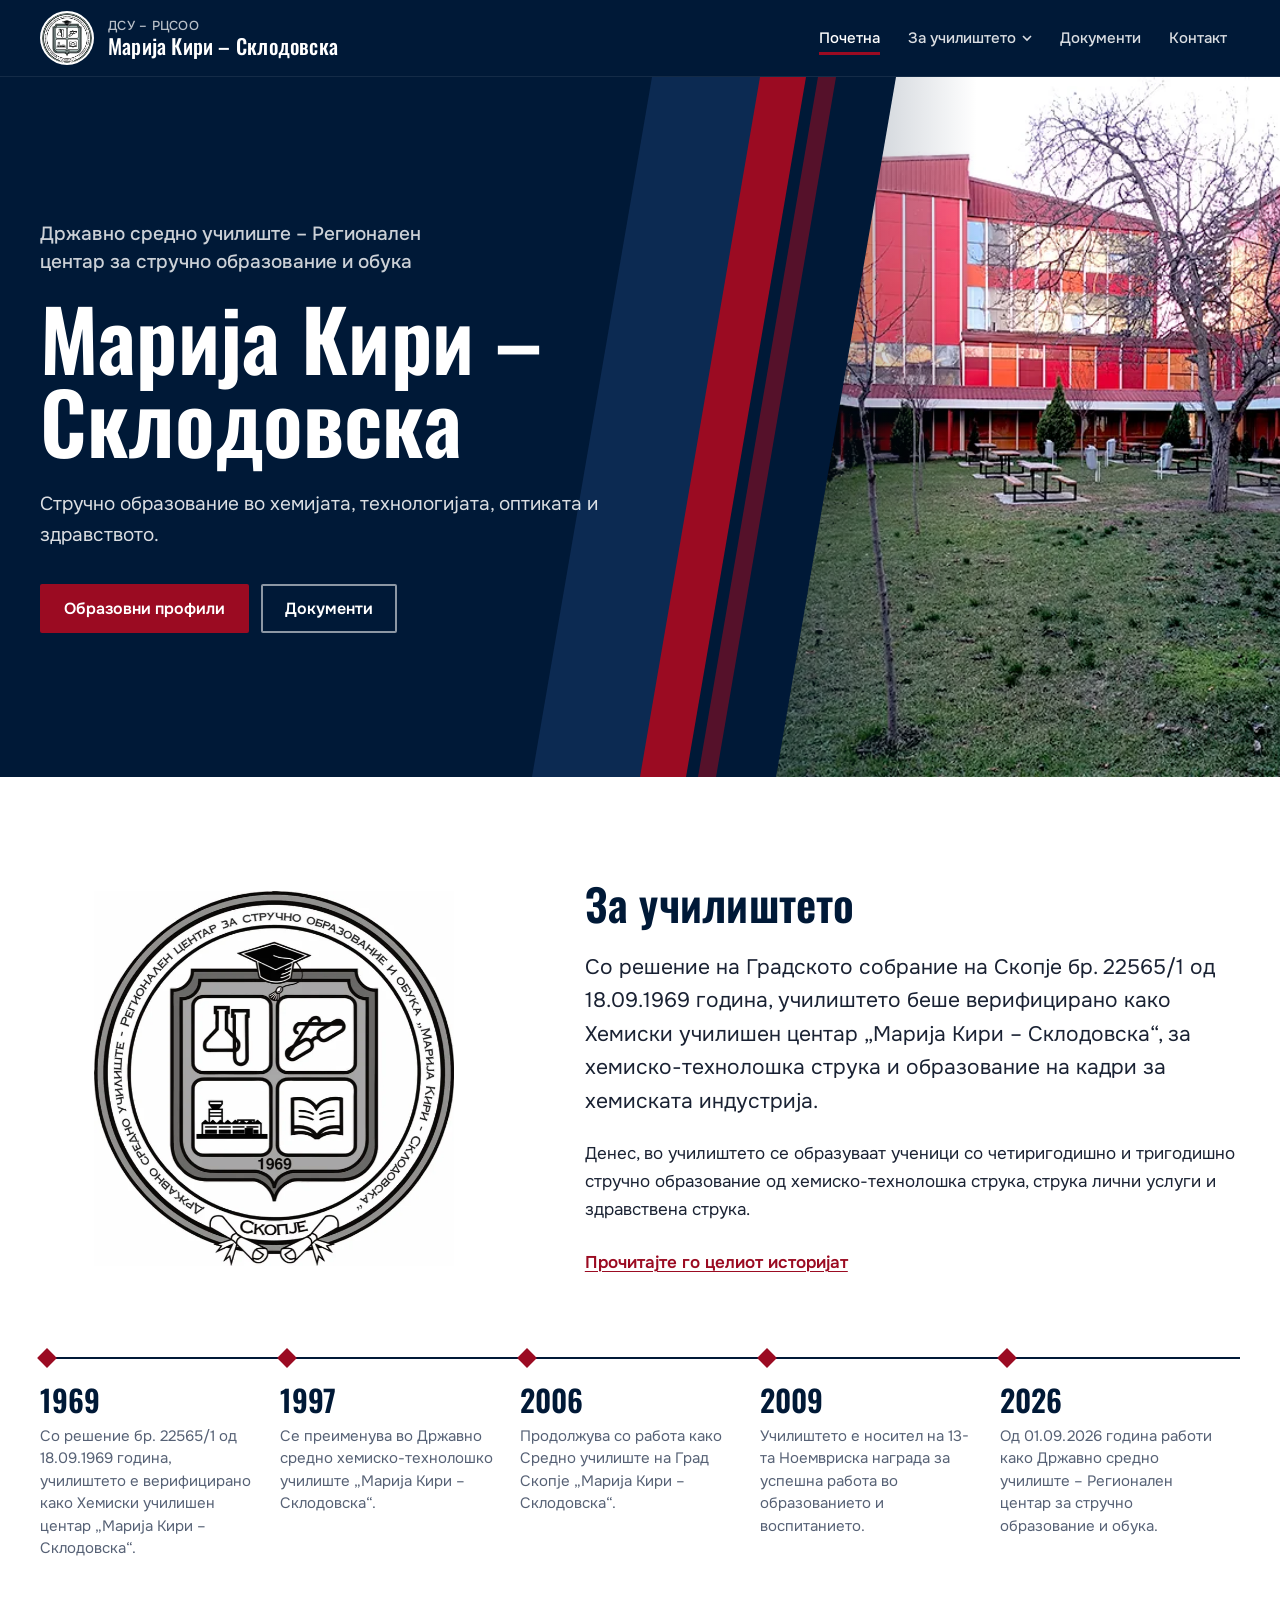
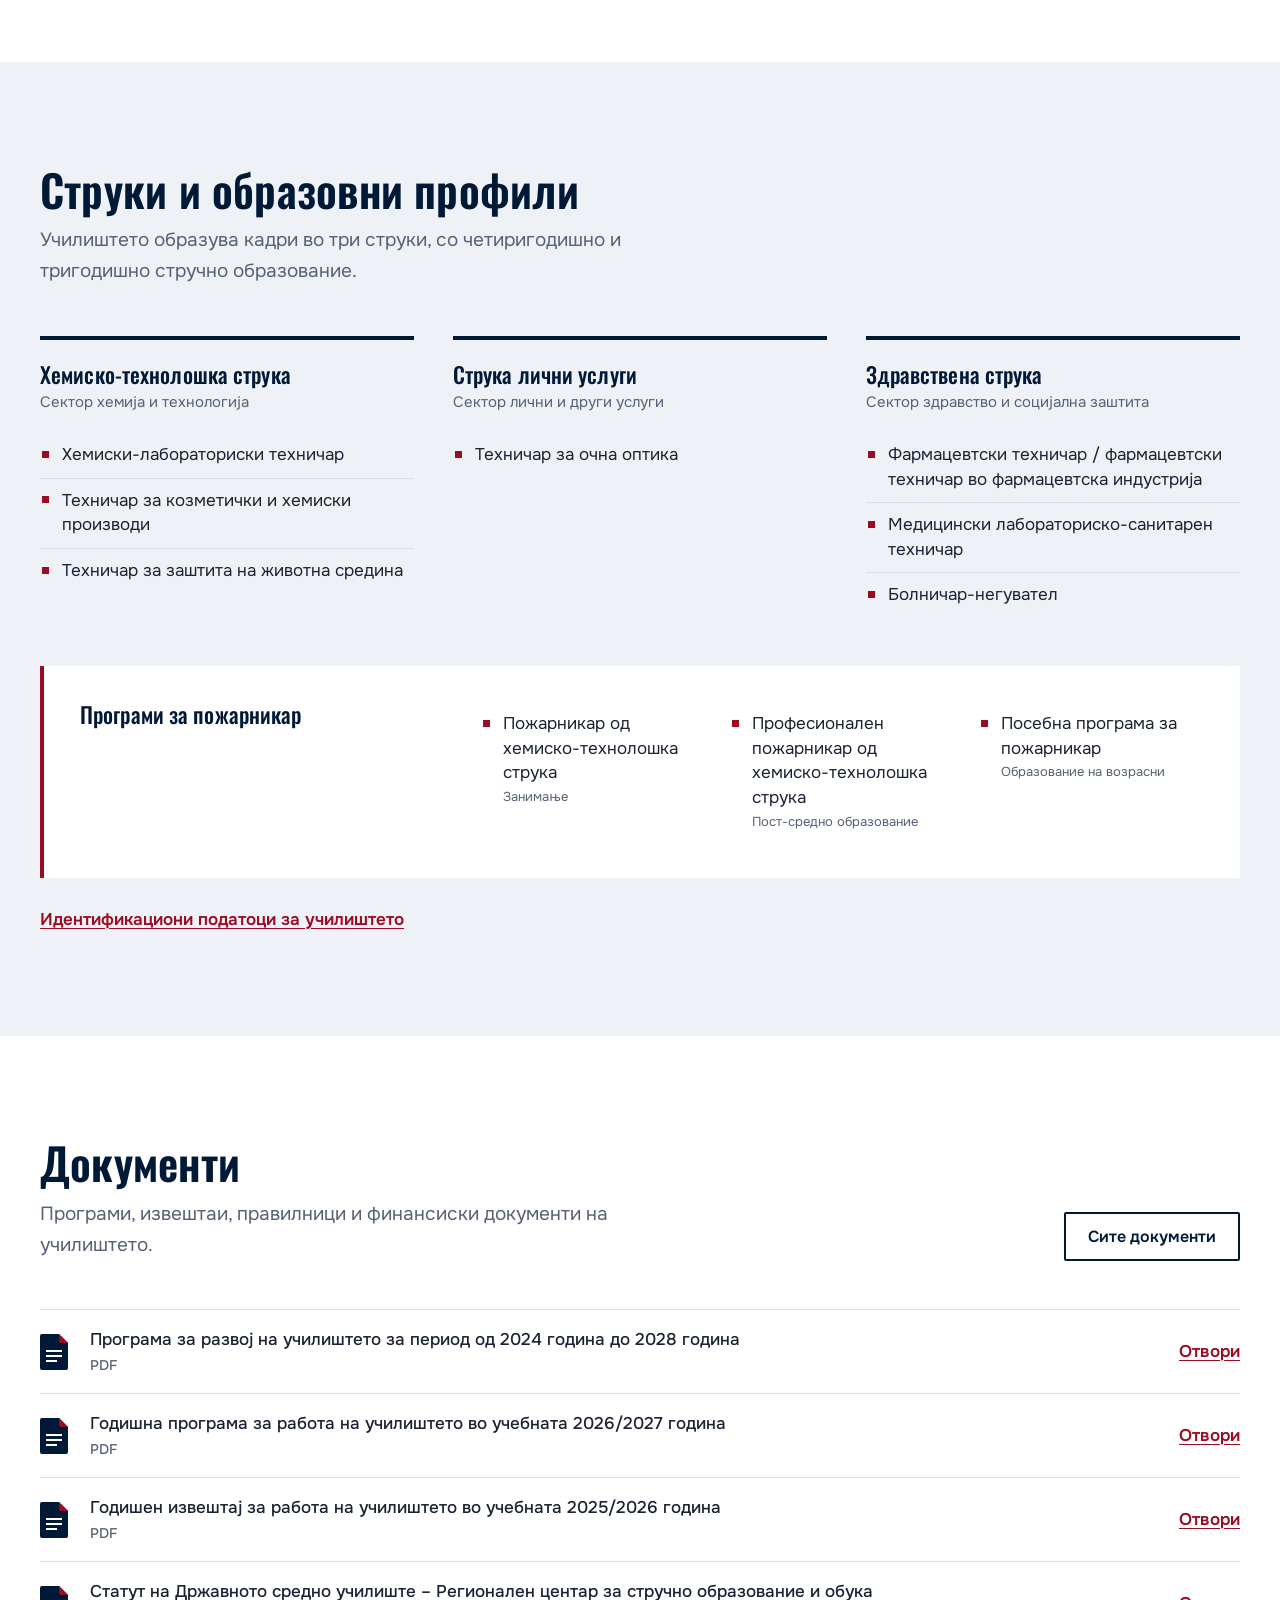
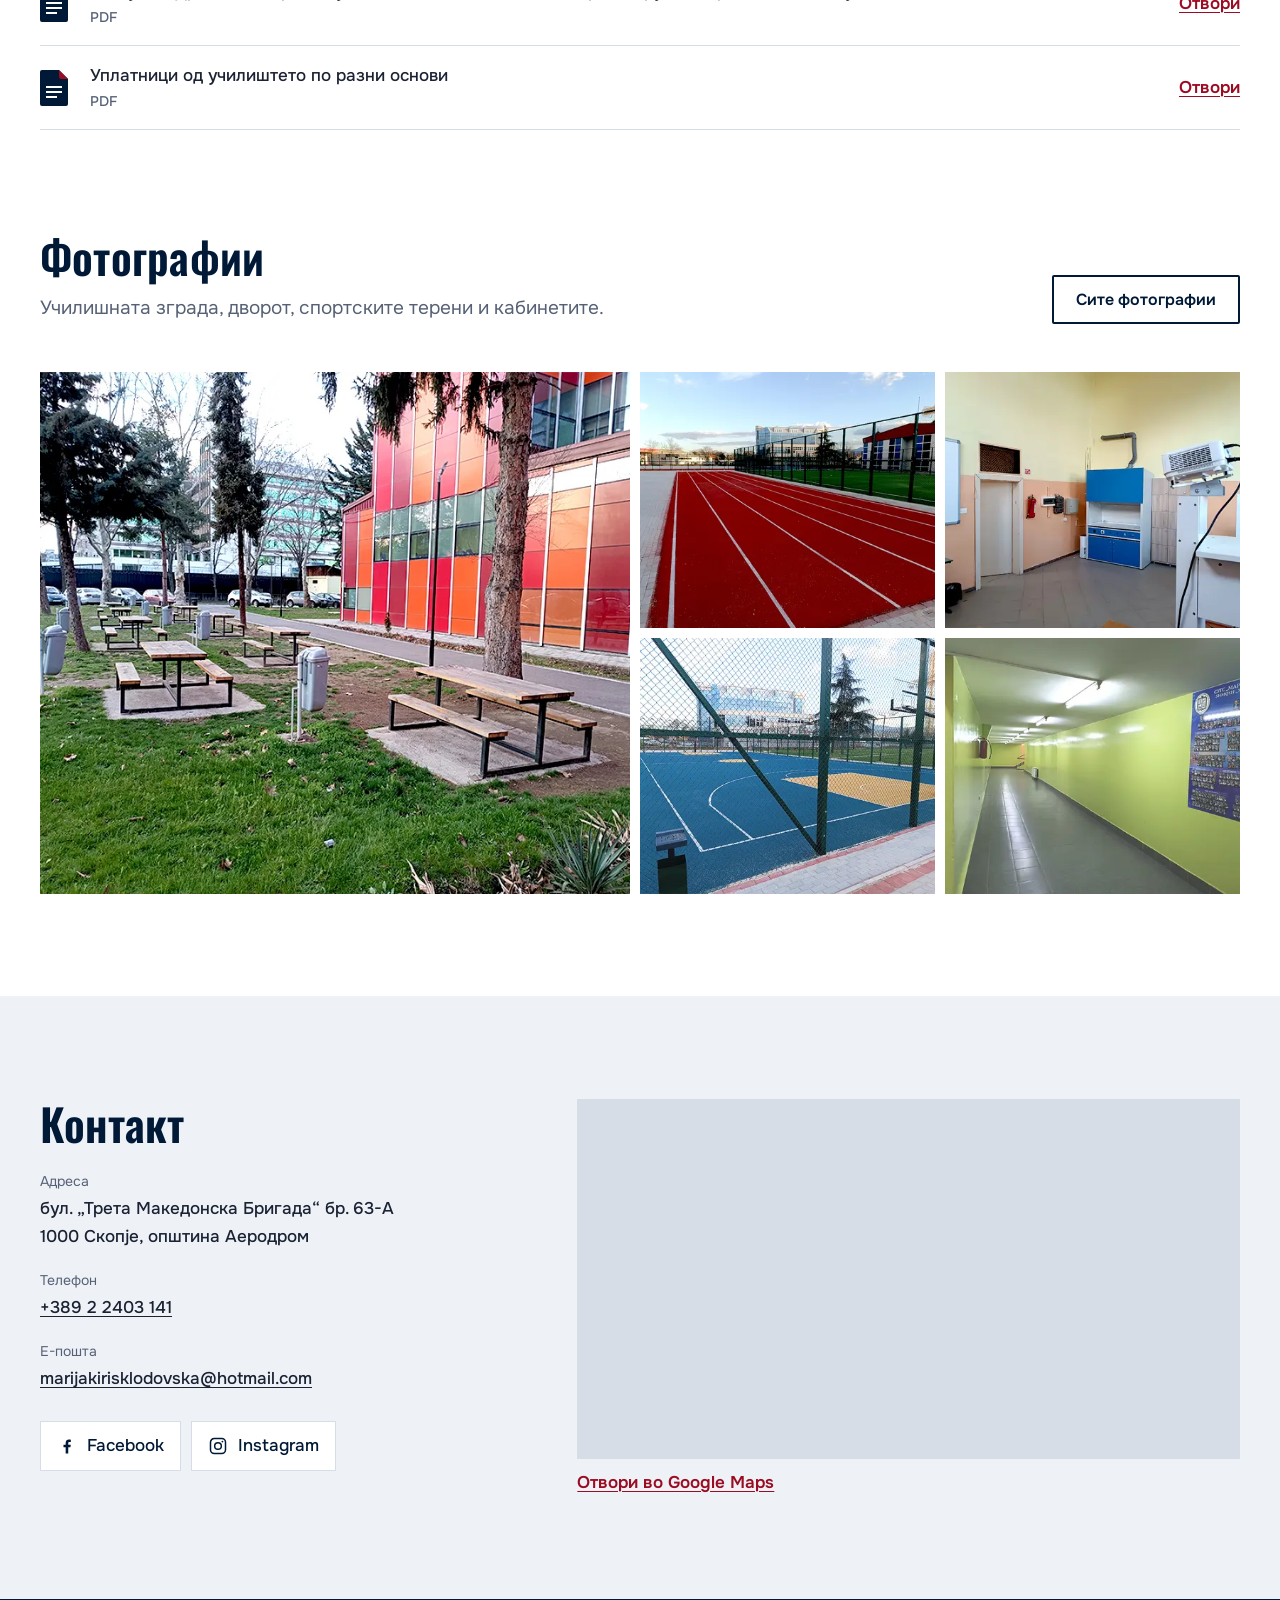
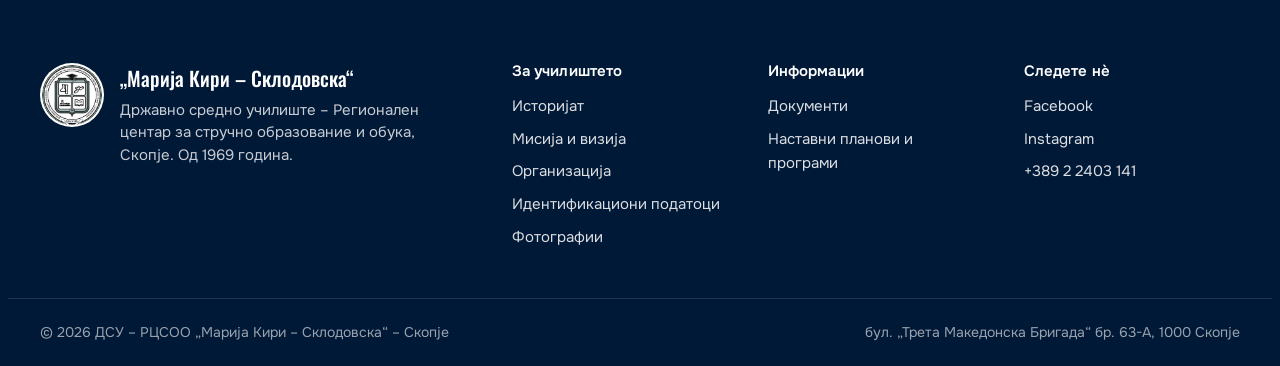
<file: index.html>
<!doctype html>
<html lang="mk">
<head>
<meta charset="utf-8">
<meta name="viewport" content="width=device-width, initial-scale=1">
<title>ДСУ – РЦСОО „Марија Кири – Склодовска“ – Скопје</title>
<meta name="description" content="Државно средно училиште – Регионален центар за стручно образование и обука „Марија Кири – Склодовска“ – Скопје. Стручно образование во хемијата, технологијата, оптиката и здравството од 1969 година.">
<meta name="theme-color" content="#001937">
<meta property="og:type" content="website">
<meta property="og:locale" content="mk_MK">
<meta property="og:site_name" content="ДСУ – РЦСОО „Марија Кири – Склодовска“">
<meta property="og:title" content="ДСУ – РЦСОО „Марија Кири – Склодовска“ – Скопје">
<meta property="og:description" content="Државно средно училиште – Регионален центар за стручно образование и обука „Марија Кири – Склодовска“ – Скопје. Стручно образование во хемијата, технологијата, оптиката и здравството од 1969 година.">
<link rel="icon" type="image/png" href="favicon.png">
<link rel="apple-touch-icon" href="apple-touch-icon.png">
<link rel="preconnect" href="https://fonts.googleapis.com">
<link rel="preconnect" href="https://fonts.gstatic.com" crossorigin>
<link rel="stylesheet" href="https://fonts.googleapis.com/css2?family=Onest:wght@400;500;600&amp;family=Oswald:wght@500;600&amp;display=swap">
<link rel="stylesheet" href="assets/css/style.css">
</head>
<body>
<a class="skip-link" href="#main">Прескокни до содржината</a>
<header class="site-header" id="top">
  <div class="container site-header__inner">
    <a class="brand" href="index.html">
      <img class="brand__seal" src="assets/img/grb-mal.webp" width="54" height="54" alt="">
      <span class="brand__text"><span class="brand__short">ДСУ – РЦСОО</span><span class="brand__name">Марија Кири – Склодовска</span></span>
    </a>
    <button class="nav-toggle" type="button" aria-expanded="false" aria-controls="nav"><span class="nav-toggle__bars" aria-hidden="true"></span><span class="nav-toggle__label">Мени</span></button>
    <nav class="nav" id="nav" aria-label="Главно мени">
      <ul class="nav__list">
        <li class="nav__item"><a class="nav__link" href="index.html" aria-current="page">Почетна</a></li>
        <li class="nav__item nav__item--has-sub">
          <button class="nav__link" type="button" aria-expanded="false" aria-controls="subnav-za" data-subnav-toggle>За училиштето <svg class="nav__chevron" viewBox="0 0 10 10" aria-hidden="true"><path d="M1 3l4 4 4-4" fill="none" stroke="currentColor" stroke-width="1.6"/></svg></button>
          <ul class="subnav" id="subnav-za"><li><a href="istorijat.html">Историјат</a></li><li><a href="misija-vizija.html">Мисија и визија</a></li><li><a href="organizacija.html">Организација</a></li><li><a href="id-podatoci.html">Идентификациони податоци</a></li><li><a href="fotografii.html">Фотографии</a></li></ul>
        </li>
        <li class="nav__item"><a class="nav__link" href="dokumenti.html">Документи</a></li>
        <li class="nav__item"><a class="nav__link" href="#kontakt">Контакт</a></li>
      </ul>
    </nav>
  </div>
</header>
<main id="main">
<svg width="0" height="0" style="position:absolute" aria-hidden="true" focusable="false"><symbol id="i-doc" viewBox="0 0 28 36"><path d="M0 2a2 2 0 0 1 2-2h17l9 9v25a2 2 0 0 1-2 2H2a2 2 0 0 1-2-2z" fill="#001937"/><path d="M19 0l9 9h-7a2 2 0 0 1-2-2z" fill="#9b0b22"/><path d="M6 17h16M6 22h16M6 27h11" stroke="#fff" stroke-width="2"/></symbol></svg>
<section class="hero" aria-labelledby="hero-title">
  <div class="container hero__inner">
    <div class="hero__text">
      <h1 class="hero__title" id="hero-title">
        <span class="hero__kicker">Државно средно училиште – Регионален центар за стручно образование и обука</span>
        <span class="hero__name"><span>Марија Кири –</span> <span>Склодовска</span></span>
      </h1>
      <p class="hero__lead">Стручно образование во хемијата, технологијата, оптиката и здравството.</p>
      <div class="hero__actions">
        <a class="btn btn--primary" href="#profili">Образовни профили</a>
        <a class="btn btn--light" href="dokumenti.html">Документи</a>
      </div>
    </div>
  </div>
  <div class="hero__media">
    <div class="bands" aria-hidden="true"><span class="band band--c"></span><span class="band band--a"></span><span class="band band--b"></span></div>
    <figure class="hero__photo"><img src="assets/img/skola-dvor.webp" width="800" height="600" alt="Зградата и внатрешниот двор на училиштето" fetchpriority="high"></figure>
  </div>
</section>

<section class="section" aria-labelledby="za-naslov">
  <div class="container">
    <div class="about">
      <img class="about__seal" src="assets/img/grb.webp" width="691" height="720" alt="Грбот на училиштето со годината на основање, 1969" loading="lazy">
      <div class="about__text">
        <h2 id="za-naslov">За училиштето</h2>
        <p class="statement">Со решение на Градското собрание на Скопје бр. 22565/1 од 18.09.1969 година, училиштето беше верифицирано како Хемиски училишен центар „Марија Кири – Склодовска“, за хемиско-технолошка струка и образование на кадри за хемиската индустрија.</p>
        <p>Денес, во училиштето се образуваат ученици со четиригодишно и тригодишно стручно образование од хемиско-технолошка струка, струка лични услуги и здравствена струка.</p>
        <a class="text-link" href="istorijat.html">Прочитајте го целиот историјат</a>
      </div>
    </div>
    <ol class="timeline"><li><span class="timeline__year">1969</span><p class="timeline__text">Со решение бр. 22565/1 од 18.09.1969 година, училиштето е верифицирано како Хемиски училишен центар „Марија Кири – Склодовска“.</p></li><li><span class="timeline__year">1997</span><p class="timeline__text">Се преименува во Државно средно хемиско-технолошко училиште „Марија Кири – Склодовска“.</p></li><li><span class="timeline__year">2006</span><p class="timeline__text">Продолжува со работа како Средно училиште на Град Скопје „Марија Кири – Склодовска“.</p></li><li><span class="timeline__year">2009</span><p class="timeline__text">Училиштето е носител на 13-та Ноемвриска награда за успешна работа во образованието и воспитанието.</p></li><li><span class="timeline__year">2026</span><p class="timeline__text">Од 01.09.2026 година работи како Државно средно училиште – Регионален центар за стручно образование и обука.</p></li></ol>
  </div>
</section>

<section class="section section--mist" id="profili" aria-labelledby="profili-naslov">
  <div class="container">
    <div class="section-head">
      <div class="section-head__text">
        <h2 id="profili-naslov">Струки и образовни профили</h2>
        <p class="lead">Училиштето образува кадри во три струки, со четиригодишно и тригодишно стручно образование.</p>
      </div>
    </div>
    <div class="sectors">
      <div class="sector">
        <h3>Хемиско-технолошка струка</h3>
        <p class="sector__meta">Сектор хемија и технологија</p>
        <ul class="ticks">
          <li>Хемиски-лабораториски техничар</li>
          <li>Техничар за козметички и хемиски производи</li>
          <li>Техничар за заштита на животна средина</li>
        </ul>
      </div>
      <div class="sector">
        <h3>Струка лични услуги</h3>
        <p class="sector__meta">Сектор лични и други услуги</p>
        <ul class="ticks">
          <li>Техничар за очна оптика</li>
        </ul>
      </div>
      <div class="sector">
        <h3>Здравствена струка</h3>
        <p class="sector__meta">Сектор здравство и социјална заштита</p>
        <ul class="ticks">
          <li>Фармацевтски техничар / фармацевтски техничар во фармацевтска индустрија</li>
          <li>Медицински лабораториско-санитарен техничар</li>
          <li>Болничар-негувател</li>
        </ul>
      </div>
    </div>
    <div class="adult">
      <h3>Програми за пожарникар</h3>
      <ul class="ticks">
        <li>Пожарникар од хемиско-технолошка струка<small>Занимање</small></li>
        <li>Професионален пожарникар од хемиско-технолошка струка<small>Пост-средно образование</small></li>
        <li>Посебна програма за пожарникар<small>Образование на возрасни</small></li>
      </ul>
    </div>
    <p class="profiles-more"><a class="text-link" href="id-podatoci.html">Идентификациони податоци за училиштето</a></p>
  </div>
</section>

<section class="section" aria-labelledby="dok-naslov">
  <div class="container">
    <div class="section-head">
      <div class="section-head__text">
        <h2 id="dok-naslov">Документи</h2>
        <p class="lead">Програми, извештаи, правилници и финансиски документи на училиштето.</p>
      </div>
      <a class="btn btn--outline" href="dokumenti.html">Сите документи</a>
    </div>
    <ul class="doclist"><li class="doc"><svg class="doc__icon" aria-hidden="true"><use href="#i-doc"/></svg><p class="doc__title">Програма за развој на училиштето за период од 2024 година до 2028 година<span class="doc__meta">PDF</span></p><a class="doc__action" href="dokumenti/Programa-za-razvoj-2024-2028.pdf" data-doc target="_blank" rel="noopener">Отвори<span class="visually-hidden">: Програма за развој на училиштето за период од 2024 година до 2028 година</span></a></li><li class="doc"><svg class="doc__icon" aria-hidden="true"><use href="#i-doc"/></svg><p class="doc__title">Годишна програма за работа на училиштето во учебната 2026/2027 година<span class="doc__meta">PDF</span></p><a class="doc__action" href="dokumenti/Godishna-programa-za-rabota.pdf" data-doc target="_blank" rel="noopener">Отвори<span class="visually-hidden">: Годишна програма за работа на училиштето во учебната 2026/2027 година</span></a></li><li class="doc"><svg class="doc__icon" aria-hidden="true"><use href="#i-doc"/></svg><p class="doc__title">Годишен извештај за работа на училиштето во учебната 2025/2026 година<span class="doc__meta">PDF</span></p><a class="doc__action" href="dokumenti/Godishen-izveshtaj-za-rabota.pdf" data-doc target="_blank" rel="noopener">Отвори<span class="visually-hidden">: Годишен извештај за работа на училиштето во учебната 2025/2026 година</span></a></li><li class="doc"><svg class="doc__icon" aria-hidden="true"><use href="#i-doc"/></svg><p class="doc__title">Статут на Државното средно училиште – Регионален центар за стручно образование и обука<span class="doc__meta">PDF</span></p><a class="doc__action" href="dokumenti/Statut.pdf" data-doc target="_blank" rel="noopener">Отвори<span class="visually-hidden">: Статут на Државното средно училиште – Регионален центар за стручно образование и обука</span></a></li><li class="doc"><svg class="doc__icon" aria-hidden="true"><use href="#i-doc"/></svg><p class="doc__title">Уплатници од училиштето по разни основи<span class="doc__meta">PDF</span></p><a class="doc__action" href="dokumenti/uplatnici.pdf" data-doc target="_blank" rel="noopener">Отвори<span class="visually-hidden">: Уплатници од училиштето по разни основи</span></a></li></ul>
  </div>
</section>

<section class="section section--follow" aria-labelledby="foto-naslov">
  <div class="container">
    <div class="section-head">
      <div class="section-head__text">
        <h2 id="foto-naslov">Фотографии</h2>
        <p class="lead">Училишната зграда, дворот, спортските терени и кабинетите.</p>
      </div>
      <a class="btn btn--outline" href="fotografii.html">Сите фотографии</a>
    </div>
    <div class="mosaic"><a href="assets/img/galerija/02.webp" data-lightbox><img src="assets/img/galerija/02.webp" alt="Маси и клупи во зеленилото покрај училиштето" loading="lazy"></a><a href="assets/img/galerija/06.webp" data-lightbox><img src="assets/img/galerija/06-m.webp" alt="Атлетска патека" loading="lazy"></a><a href="assets/img/galerija/12.webp" data-lightbox><img src="assets/img/galerija/12-m.webp" alt="Кабинет со дигестор и проектор" loading="lazy"></a><a href="assets/img/galerija/09.webp" data-lightbox><img src="assets/img/galerija/09-m.webp" alt="Кошаркарско игралиште" loading="lazy"></a><a href="assets/img/galerija/13.webp" data-lightbox><img src="assets/img/galerija/13-m.webp" alt="Ходник со пано со фотографии" loading="lazy"></a></div>
  </div>
</section>

<script type="application/ld+json">
{"@context": "https://schema.org", "@type": "HighSchool", "name": "Државно средно училиште – Регионален центар за стручно образование и обука „Марија Кири – Склодовска“ – Скопје", "alternateName": "ДСУ – РЦСОО „Марија Кири – Склодовска“", "foundingDate": "1969", "telephone": "+389 2 2403 141", "email": "marijakirisklodovska@hotmail.com", "address": {"@type": "PostalAddress", "streetAddress": "бул. „Трета Македонска Бригада“ бр. 63-А", "addressLocality": "Скопје", "postalCode": "1000", "addressCountry": "MK"}, "sameAs": ["https://www.facebook.com/marijakirisklodovska.skopje/", "https://www.instagram.com/sugs_mks/"]}
</script>
<section class="section section--mist" id="kontakt" aria-labelledby="kontakt-naslov">
  <div class="container contact">
    <div>
      <h2 id="kontakt-naslov">Контакт</h2>
      <dl>
        <div><dt>Адреса</dt><dd>бул. „Трета Македонска Бригада“ бр. 63-А<br>1000 Скопје, општина Аеродром</dd></div>
        <div><dt>Телефон</dt><dd><a href="tel:+38922403141">+389 2 2403 141</a></dd></div>
        <div><dt>Е-пошта</dt><dd><a href="mailto:marijakirisklodovska@hotmail.com">marijakirisklodovska@hotmail.com</a></dd></div>
      </dl>
      <div class="socials">
        <a class="social" href="https://www.facebook.com/marijakirisklodovska.skopje/" target="_blank" rel="noopener"><svg viewBox="0 0 24 24" aria-hidden="true"><path fill="currentColor" d="M13.5 21v-7.5h2.6l.4-3h-3V8.6c0-.9.3-1.5 1.5-1.5h1.6V4.4c-.3 0-1.2-.1-2.3-.1-2.3 0-3.9 1.4-3.9 4v2.2H7.8v3h2.6V21h3.1z"/></svg>Facebook</a>
        <a class="social" href="https://www.instagram.com/sugs_mks/" target="_blank" rel="noopener"><svg viewBox="0 0 24 24" aria-hidden="true"><path fill="none" stroke="currentColor" stroke-width="1.8" d="M7.5 3h9A4.5 4.5 0 0 1 21 7.5v9a4.5 4.5 0 0 1-4.5 4.5h-9A4.5 4.5 0 0 1 3 16.5v-9A4.5 4.5 0 0 1 7.5 3z"/><circle cx="12" cy="12" r="4" fill="none" stroke="currentColor" stroke-width="1.8"/><circle cx="17.3" cy="6.7" r="1.1" fill="currentColor"/></svg>Instagram</a>
      </div>
    </div>
    <div class="map">
      <iframe title="Локација на училиштето на мапа" src="https://maps.google.com/maps?q=SUGS+Marija+Kiri+Sklodovska,+Treta+Makedonska+Brigada+63A,+Skopje&amp;z=16&amp;output=embed" loading="lazy" referrerpolicy="no-referrer-when-downgrade"></iframe>
      <a href="https://www.google.com/maps/search/?api=1&amp;query=SUGS+Marija+Kiri+Sklodovska,+Treta+Makedonska+Brigada+63A,+Skopje" target="_blank" rel="noopener">Отвори во Google Maps</a>
    </div>
  </div>
</section>
</main>
<footer class="site-footer">
  <div class="container footer__grid">
    <div class="footer__brand">
      <img src="assets/img/grb-mal.webp" width="64" height="64" alt="" loading="lazy">
      <div>
        <p class="footer__name">„Марија Кири – Склодовска“</p>
        <p>Државно средно училиште – Регионален центар за стручно образование и обука, Скопје. Од 1969 година.</p>
      </div>
    </div>
    <div>
      <h2 class="footer__title">За училиштето</h2>
      <ul class="footer__list"><li><a href="istorijat.html">Историјат</a></li><li><a href="misija-vizija.html">Мисија и визија</a></li><li><a href="organizacija.html">Организација</a></li><li><a href="id-podatoci.html">Идентификациони податоци</a></li><li><a href="fotografii.html">Фотографии</a></li></ul>
    </div>
    <div>
      <h2 class="footer__title">Информации</h2>
      <ul class="footer__list">
        <li><a href="dokumenti.html">Документи</a></li>
        <li><a href="dokumenti.html#nastavni-planovi">Наставни планови и програми</a></li>
      </ul>
    </div>
    <div>
      <h2 class="footer__title">Следете нѐ</h2>
      <ul class="footer__list">
        <li><a href="https://www.facebook.com/marijakirisklodovska.skopje/" target="_blank" rel="noopener">Facebook</a></li>
        <li><a href="https://www.instagram.com/sugs_mks/" target="_blank" rel="noopener">Instagram</a></li>
        <li><a href="tel:+38922403141">+389 2 2403 141</a></li>
      </ul>
    </div>
  </div>
  <div class="container footer__bottom">
    <span>© <span data-year>2026</span> ДСУ – РЦСОО „Марија Кири – Склодовска“ – Скопје</span>
    <span>бул. „Трета Македонска Бригада“ бр. 63-А, 1000 Скопје</span>
  </div>
</footer>
<a class="to-top" href="#top" aria-label="Назад на врвот на страницата"><svg viewBox="0 0 24 24" fill="none" stroke="currentColor" stroke-width="2.4" aria-hidden="true"><path d="M5 15l7-7 7 7"/></svg></a>
<script src="assets/js/main.js"></script>
</body>
</html>
</file>
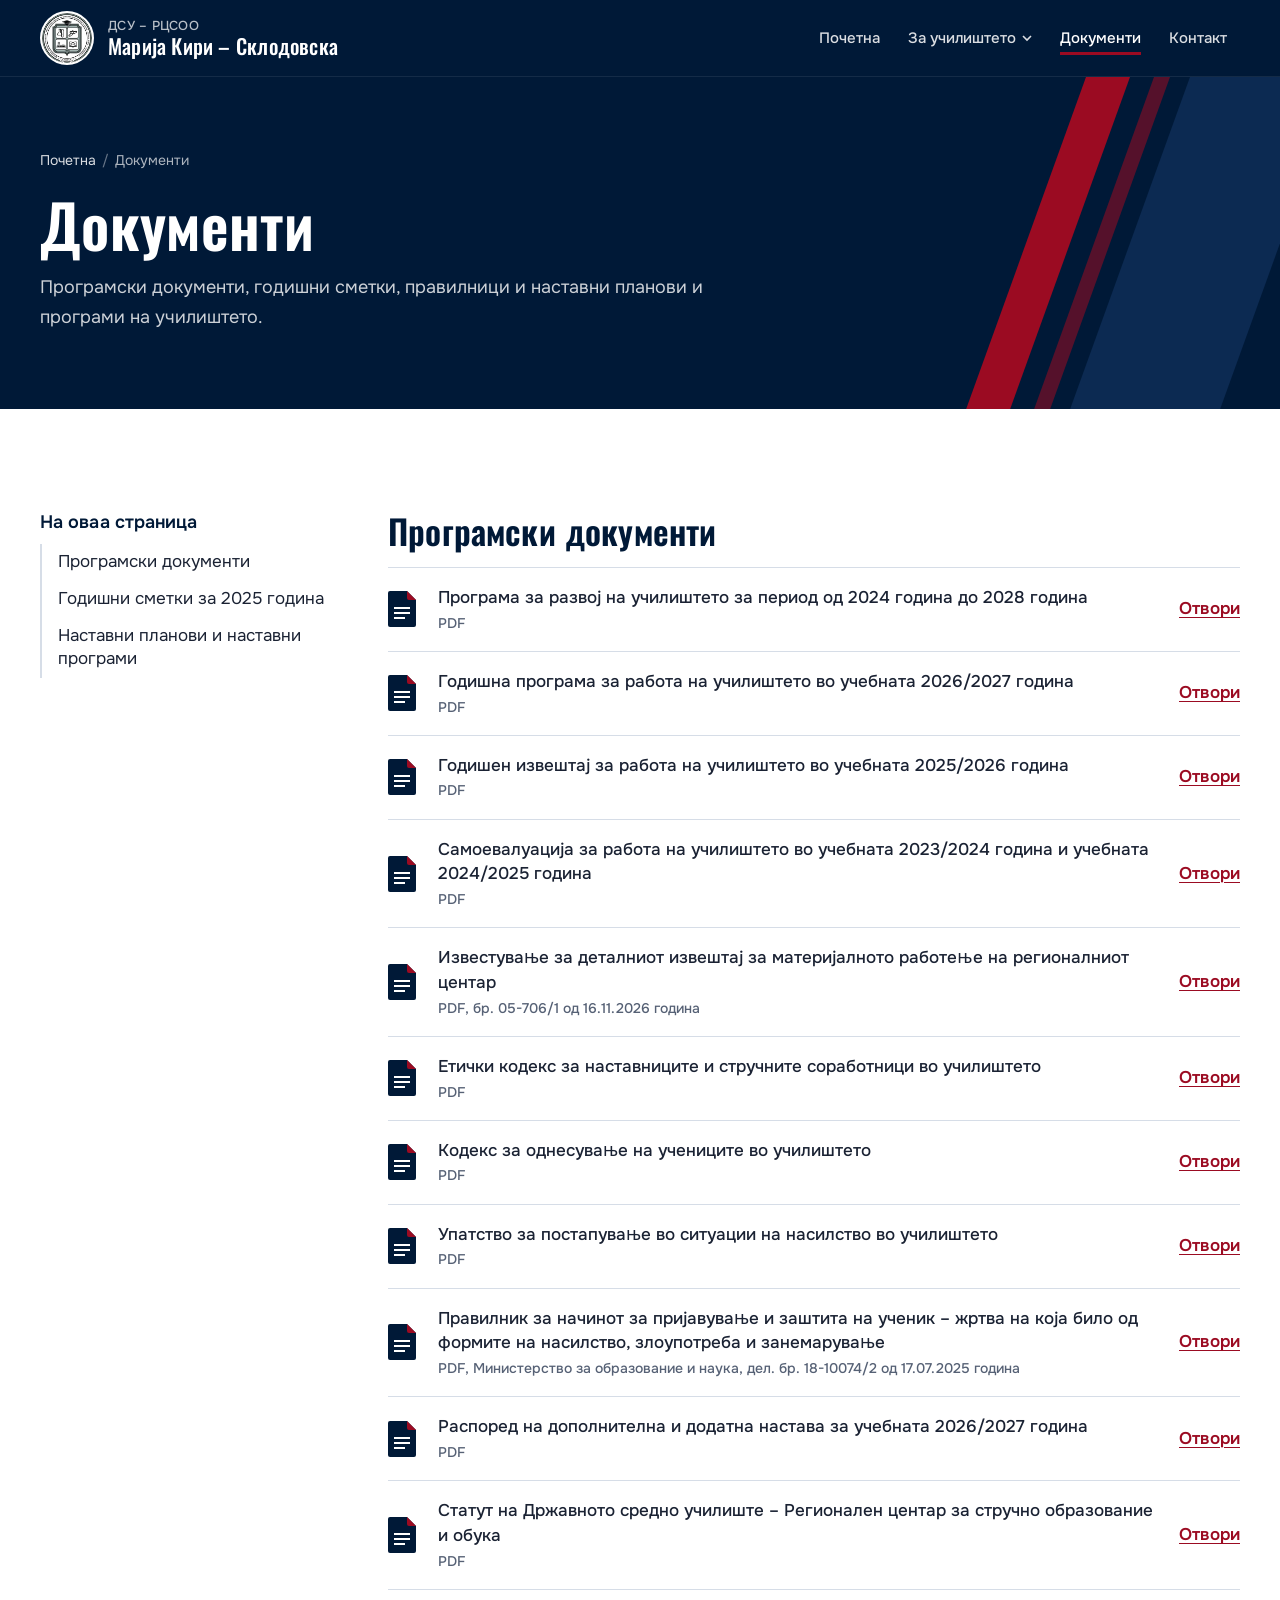
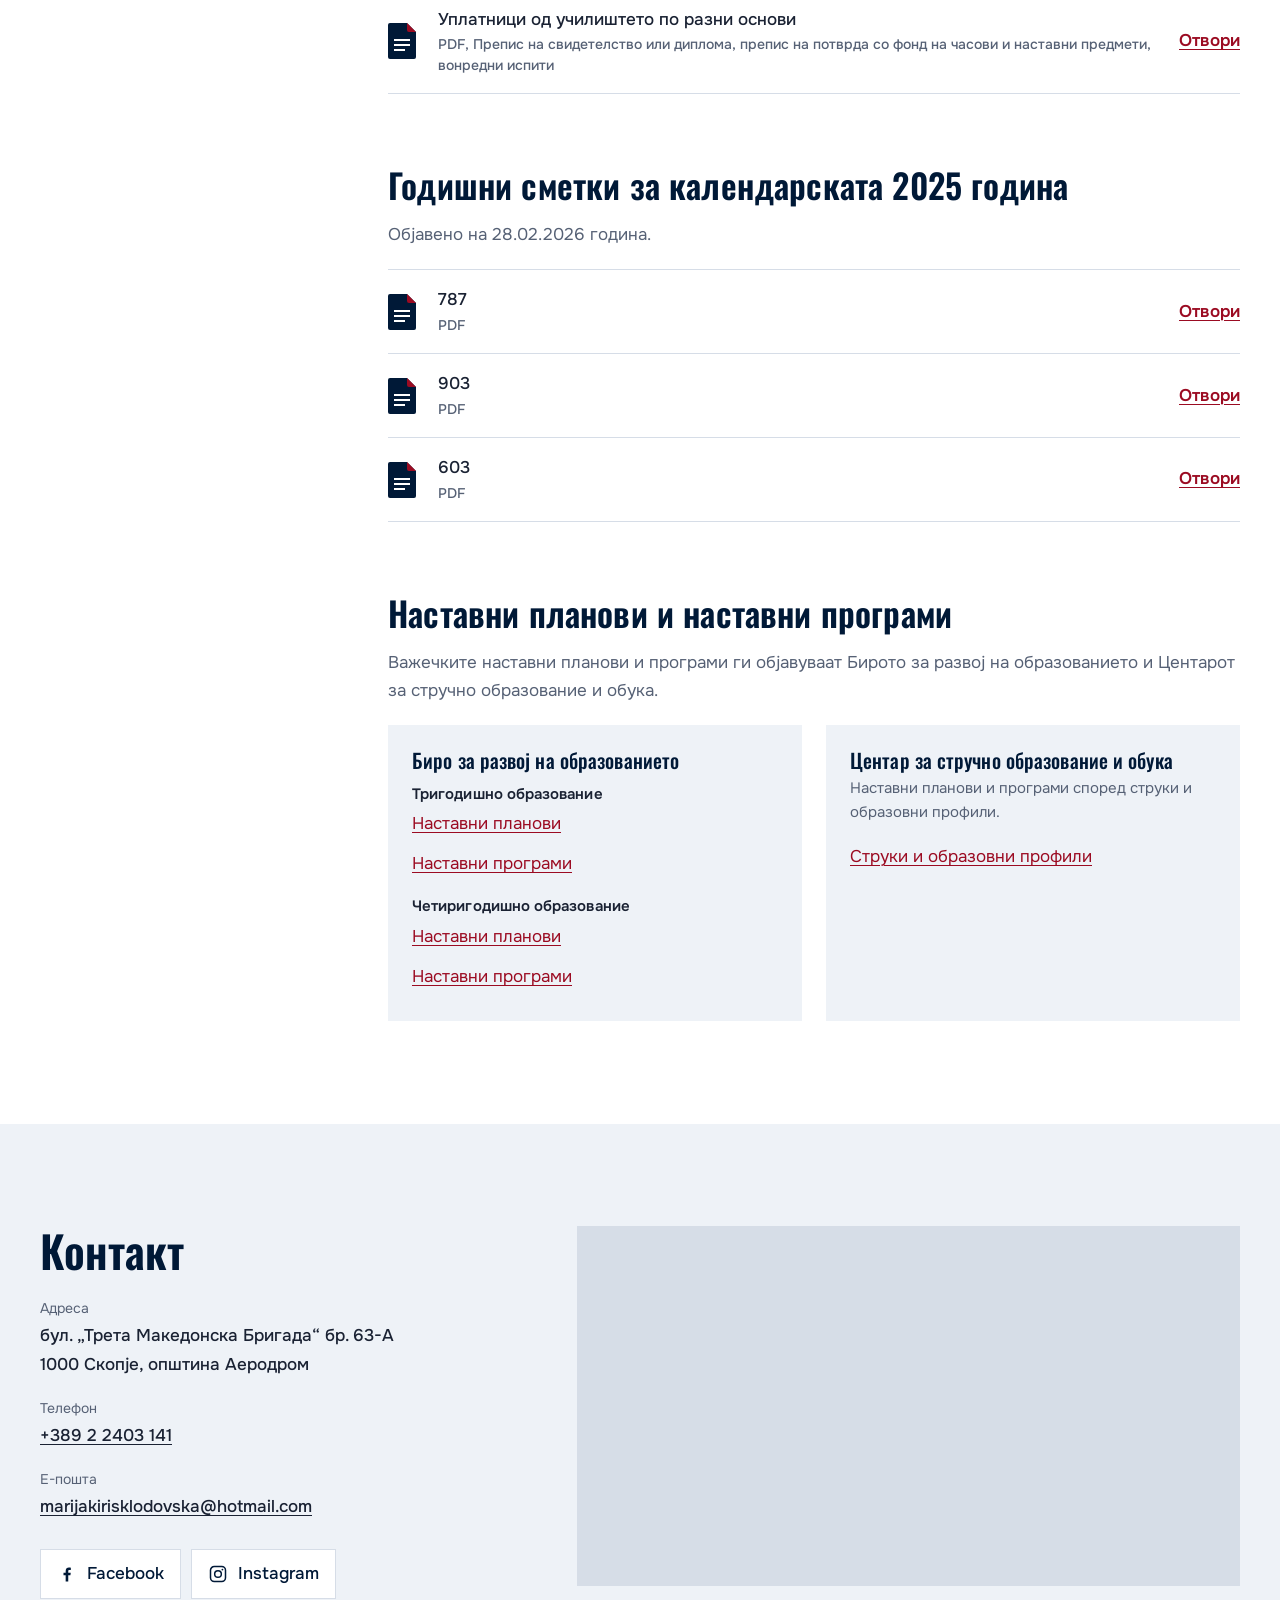
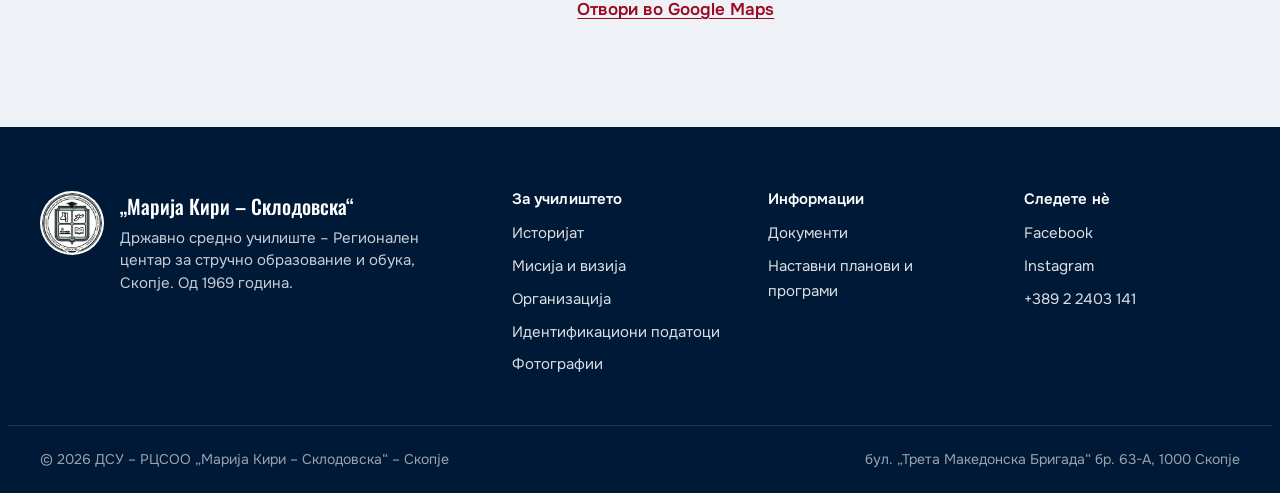
<file: dokumenti.html>
<!doctype html>
<html lang="mk">
<head>
<meta charset="utf-8">
<meta name="viewport" content="width=device-width, initial-scale=1">
<title>Документи – ДСУ – РЦСОО „Марија Кири – Склодовска“</title>
<meta name="description" content="Документи на ДСУ – РЦСОО „Марија Кири – Склодовска“ – Скопје: програма за развој, годишна програма, годишен извештај, статут, кодекси, правилници, годишни сметки и уплатници.">
<meta name="theme-color" content="#001937">
<meta property="og:type" content="website">
<meta property="og:locale" content="mk_MK">
<meta property="og:site_name" content="ДСУ – РЦСОО „Марија Кири – Склодовска“">
<meta property="og:title" content="Документи – ДСУ – РЦСОО „Марија Кири – Склодовска“">
<meta property="og:description" content="Документи на ДСУ – РЦСОО „Марија Кири – Склодовска“ – Скопје: програма за развој, годишна програма, годишен извештај, статут, кодекси, правилници, годишни сметки и уплатници.">
<link rel="icon" type="image/png" href="favicon.png">
<link rel="apple-touch-icon" href="apple-touch-icon.png">
<link rel="preconnect" href="https://fonts.googleapis.com">
<link rel="preconnect" href="https://fonts.gstatic.com" crossorigin>
<link rel="stylesheet" href="https://fonts.googleapis.com/css2?family=Onest:wght@400;500;600&amp;family=Oswald:wght@500;600&amp;display=swap">
<link rel="stylesheet" href="assets/css/style.css">
</head>
<body>
<a class="skip-link" href="#main">Прескокни до содржината</a>
<header class="site-header" id="top">
  <div class="container site-header__inner">
    <a class="brand" href="index.html">
      <img class="brand__seal" src="assets/img/grb-mal.webp" width="54" height="54" alt="">
      <span class="brand__text"><span class="brand__short">ДСУ – РЦСОО</span><span class="brand__name">Марија Кири – Склодовска</span></span>
    </a>
    <button class="nav-toggle" type="button" aria-expanded="false" aria-controls="nav"><span class="nav-toggle__bars" aria-hidden="true"></span><span class="nav-toggle__label">Мени</span></button>
    <nav class="nav" id="nav" aria-label="Главно мени">
      <ul class="nav__list">
        <li class="nav__item"><a class="nav__link" href="index.html">Почетна</a></li>
        <li class="nav__item nav__item--has-sub">
          <button class="nav__link" type="button" aria-expanded="false" aria-controls="subnav-za" data-subnav-toggle>За училиштето <svg class="nav__chevron" viewBox="0 0 10 10" aria-hidden="true"><path d="M1 3l4 4 4-4" fill="none" stroke="currentColor" stroke-width="1.6"/></svg></button>
          <ul class="subnav" id="subnav-za"><li><a href="istorijat.html">Историјат</a></li><li><a href="misija-vizija.html">Мисија и визија</a></li><li><a href="organizacija.html">Организација</a></li><li><a href="id-podatoci.html">Идентификациони податоци</a></li><li><a href="fotografii.html">Фотографии</a></li></ul>
        </li>
        <li class="nav__item"><a class="nav__link" href="dokumenti.html" aria-current="page">Документи</a></li>
        <li class="nav__item"><a class="nav__link" href="#kontakt">Контакт</a></li>
      </ul>
    </nav>
  </div>
</header>
<main id="main">
<svg width="0" height="0" style="position:absolute" aria-hidden="true" focusable="false"><symbol id="i-doc" viewBox="0 0 28 36"><path d="M0 2a2 2 0 0 1 2-2h17l9 9v25a2 2 0 0 1-2 2H2a2 2 0 0 1-2-2z" fill="#001937"/><path d="M19 0l9 9h-7a2 2 0 0 1-2-2z" fill="#9b0b22"/><path d="M6 17h16M6 22h16M6 27h11" stroke="#fff" stroke-width="2"/></symbol></svg>
<section class="page-hero">
  <div class="bands" aria-hidden="true"><span class="band band--c"></span><span class="band band--a"></span><span class="band band--b"></span></div>
  <div class="container page-hero__inner">
    <nav class="crumbs" aria-label="Патека"><ol><li><a href="index.html">Почетна</a></li><li aria-current="page">Документи</li></ol></nav>
    <h1>Документи</h1>
    <p class="page-hero__lead">Програмски документи, годишни сметки, правилници и наставни планови и програми на училиштето.</p>
  </div>
</section>
<section class="section">
  <div class="container docs-layout">
    <nav class="docs-nav" aria-label="Делови на страницата">
      <h2>На оваа страница</h2>
      <ul>
        <li><a href="#programski">Програмски документи</a></li>
        <li><a href="#smetki">Годишни сметки за 2025 година</a></li>
        <li><a href="#nastavni-planovi">Наставни планови и наставни програми</a></li>
      </ul>
    </nav>
    <div>
      <section class="docs-group" id="programski" aria-labelledby="programski-naslov">
        <h2 id="programski-naslov">Програмски документи</h2>
        <ul class="doclist"><li class="doc"><svg class="doc__icon" aria-hidden="true"><use href="#i-doc"/></svg><p class="doc__title">Програма за развој на училиштето за период од 2024 година до 2028 година<span class="doc__meta">PDF</span></p><a class="doc__action" href="dokumenti/Programa-za-razvoj-2024-2028.pdf" data-doc target="_blank" rel="noopener">Отвори<span class="visually-hidden">: Програма за развој на училиштето за период од 2024 година до 2028 година</span></a></li><li class="doc"><svg class="doc__icon" aria-hidden="true"><use href="#i-doc"/></svg><p class="doc__title">Годишна програма за работа на училиштето во учебната 2026/2027 година<span class="doc__meta">PDF</span></p><a class="doc__action" href="dokumenti/Godishna-programa-za-rabota.pdf" data-doc target="_blank" rel="noopener">Отвори<span class="visually-hidden">: Годишна програма за работа на училиштето во учебната 2026/2027 година</span></a></li><li class="doc"><svg class="doc__icon" aria-hidden="true"><use href="#i-doc"/></svg><p class="doc__title">Годишен извештај за работа на училиштето во учебната 2025/2026 година<span class="doc__meta">PDF</span></p><a class="doc__action" href="dokumenti/Godishen-izveshtaj-za-rabota.pdf" data-doc target="_blank" rel="noopener">Отвори<span class="visually-hidden">: Годишен извештај за работа на училиштето во учебната 2025/2026 година</span></a></li><li class="doc"><svg class="doc__icon" aria-hidden="true"><use href="#i-doc"/></svg><p class="doc__title">Самоевалуација за работа на училиштето во учебната 2023/2024 година и учебната 2024/2025 година<span class="doc__meta">PDF</span></p><a class="doc__action" href="dokumenti/Samoevaluacija.pdf" data-doc target="_blank" rel="noopener">Отвори<span class="visually-hidden">: Самоевалуација за работа на училиштето во учебната 2023/2024 година и учебната 2024/2025 година</span></a></li><li class="doc"><svg class="doc__icon" aria-hidden="true"><use href="#i-doc"/></svg><p class="doc__title">Известување за деталниот извештај за материјалното работење на регионалниот центар<span class="doc__meta">PDF, бр. 05-706/1 од 16.11.2026 година</span></p><a class="doc__action" href="dokumenti/Izvestuvanje-za-materijalno-rabotenje.pdf" data-doc target="_blank" rel="noopener">Отвори<span class="visually-hidden">: Известување за деталниот извештај за материјалното работење на регионалниот центар</span></a></li><li class="doc"><svg class="doc__icon" aria-hidden="true"><use href="#i-doc"/></svg><p class="doc__title">Етички кодекс за наставниците и стручните соработници во училиштето<span class="doc__meta">PDF</span></p><a class="doc__action" href="dokumenti/Eticki-kodeks-na-nastavnici-i-strucni-sorabotnici.pdf" data-doc target="_blank" rel="noopener">Отвори<span class="visually-hidden">: Етички кодекс за наставниците и стручните соработници во училиштето</span></a></li><li class="doc"><svg class="doc__icon" aria-hidden="true"><use href="#i-doc"/></svg><p class="doc__title">Кодекс за однесување на учениците во училиштето<span class="doc__meta">PDF</span></p><a class="doc__action" href="dokumenti/Kodeks-za-odnesuvanje-na-ucenicite.pdf" data-doc target="_blank" rel="noopener">Отвори<span class="visually-hidden">: Кодекс за однесување на учениците во училиштето</span></a></li><li class="doc"><svg class="doc__icon" aria-hidden="true"><use href="#i-doc"/></svg><p class="doc__title">Упатство за постапување во ситуации на насилство во училиштето<span class="doc__meta">PDF</span></p><a class="doc__action" href="dokumenti/Upatstvo-za-nasilstvo.pdf" data-doc target="_blank" rel="noopener">Отвори<span class="visually-hidden">: Упатство за постапување во ситуации на насилство во училиштето</span></a></li><li class="doc"><svg class="doc__icon" aria-hidden="true"><use href="#i-doc"/></svg><p class="doc__title">Правилник за начинот за пријавување и заштита на ученик – жртва на која било од формите на насилство, злоупотреба и занемарување<span class="doc__meta">PDF, Министерство за образование и наука, дел. бр. 18-10074/2 од 17.07.2025 година</span></p><a class="doc__action" href="dokumenti/Pravilnik-za-prijavuvanje-nasilstvo-sredno-obrazovanie.pdf" data-doc target="_blank" rel="noopener">Отвори<span class="visually-hidden">: Правилник за начинот за пријавување и заштита на ученик – жртва на која било од формите на насилство, злоупотреба и занемарување</span></a></li><li class="doc"><svg class="doc__icon" aria-hidden="true"><use href="#i-doc"/></svg><p class="doc__title">Распоред на дополнителна и додатна настава за учебната 2026/2027 година<span class="doc__meta">PDF</span></p><a class="doc__action" href="dokumenti/Raspored-za-dopolnitelna-i-dodatna-nastava.pdf" data-doc target="_blank" rel="noopener">Отвори<span class="visually-hidden">: Распоред на дополнителна и додатна настава за учебната 2026/2027 година</span></a></li><li class="doc"><svg class="doc__icon" aria-hidden="true"><use href="#i-doc"/></svg><p class="doc__title">Статут на Државното средно училиште – Регионален центар за стручно образование и обука<span class="doc__meta">PDF</span></p><a class="doc__action" href="dokumenti/Statut.pdf" data-doc target="_blank" rel="noopener">Отвори<span class="visually-hidden">: Статут на Државното средно училиште – Регионален центар за стручно образование и обука</span></a></li><li class="doc"><svg class="doc__icon" aria-hidden="true"><use href="#i-doc"/></svg><p class="doc__title">Уплатници од училиштето по разни основи<span class="doc__meta">PDF, Препис на свидетелство или диплома, препис на потврда со фонд на часови и наставни предмети, вонредни испити</span></p><a class="doc__action" href="dokumenti/uplatnici.pdf" data-doc target="_blank" rel="noopener">Отвори<span class="visually-hidden">: Уплатници од училиштето по разни основи</span></a></li></ul>
      </section>

      <section class="docs-group" id="smetki" aria-labelledby="smetki-naslov">
        <h2 id="smetki-naslov">Годишни сметки за календарската 2025 година</h2>
        <p class="docs-group__note">Објавено на 28.02.2026 година.</p>
        <ul class="doclist"><li class="doc"><svg class="doc__icon" aria-hidden="true"><use href="#i-doc"/></svg><p class="doc__title">787<span class="doc__meta">PDF</span></p><a class="doc__action" href="dokumenti/787.pdf" data-doc target="_blank" rel="noopener">Отвори<span class="visually-hidden">: 787</span></a></li><li class="doc"><svg class="doc__icon" aria-hidden="true"><use href="#i-doc"/></svg><p class="doc__title">903<span class="doc__meta">PDF</span></p><a class="doc__action" href="dokumenti/903.pdf" data-doc target="_blank" rel="noopener">Отвори<span class="visually-hidden">: 903</span></a></li><li class="doc"><svg class="doc__icon" aria-hidden="true"><use href="#i-doc"/></svg><p class="doc__title">603<span class="doc__meta">PDF</span></p><a class="doc__action" href="dokumenti/603.pdf" data-doc target="_blank" rel="noopener">Отвори<span class="visually-hidden">: 603</span></a></li></ul>
      </section>

      <section class="docs-group" id="nastavni-planovi" aria-labelledby="planovi-naslov">
        <h2 id="planovi-naslov">Наставни планови и наставни програми</h2>
        <p class="docs-group__note">Важечките наставни планови и програми ги објавуваат Бирото за развој на образованието и Центарот за стручно образование и обука.</p>
        <div class="linkgroups">
          <div class="linkgroup">
            <h3>Биро за развој на образованието</h3>
            <h4>Тригодишно образование</h4>
            <ul>
              <li><a href="https://bro.gov.mk/podkategorii/?idcat=41&amp;customposttype=plans_category" target="_blank" rel="noopener">Наставни планови</a></li>
              <li><a href="https://bro.gov.mk/podkategorii/?idcat=15&amp;customposttype=documents_category" target="_blank" rel="noopener">Наставни програми</a></li>
            </ul>
            <h4>Четиригодишно образование</h4>
            <ul>
              <li><a href="https://bro.gov.mk/podkategorii/?idcat=42&amp;customposttype=plans_category" target="_blank" rel="noopener">Наставни планови</a></li>
              <li><a href="https://bro.gov.mk/podkategorii/?idcat=16&amp;customposttype=documents_category" target="_blank" rel="noopener">Наставни програми</a></li>
            </ul>
          </div>
          <div class="linkgroup">
            <h3>Центар за стручно образование и обука</h3>
            <p class="muted">Наставни планови и програми според струки и образовни профили.</p>
            <ul>
              <li><a href="https://csoo.edu.mk/pocetna/struki/" target="_blank" rel="noopener">Струки и образовни профили</a></li>
            </ul>
          </div>
        </div>
      </section>
    </div>
  </div>
</section>
<section class="section section--mist" id="kontakt" aria-labelledby="kontakt-naslov">
  <div class="container contact">
    <div>
      <h2 id="kontakt-naslov">Контакт</h2>
      <dl>
        <div><dt>Адреса</dt><dd>бул. „Трета Македонска Бригада“ бр. 63-А<br>1000 Скопје, општина Аеродром</dd></div>
        <div><dt>Телефон</dt><dd><a href="tel:+38922403141">+389 2 2403 141</a></dd></div>
        <div><dt>Е-пошта</dt><dd><a href="mailto:marijakirisklodovska@hotmail.com">marijakirisklodovska@hotmail.com</a></dd></div>
      </dl>
      <div class="socials">
        <a class="social" href="https://www.facebook.com/marijakirisklodovska.skopje/" target="_blank" rel="noopener"><svg viewBox="0 0 24 24" aria-hidden="true"><path fill="currentColor" d="M13.5 21v-7.5h2.6l.4-3h-3V8.6c0-.9.3-1.5 1.5-1.5h1.6V4.4c-.3 0-1.2-.1-2.3-.1-2.3 0-3.9 1.4-3.9 4v2.2H7.8v3h2.6V21h3.1z"/></svg>Facebook</a>
        <a class="social" href="https://www.instagram.com/sugs_mks/" target="_blank" rel="noopener"><svg viewBox="0 0 24 24" aria-hidden="true"><path fill="none" stroke="currentColor" stroke-width="1.8" d="M7.5 3h9A4.5 4.5 0 0 1 21 7.5v9a4.5 4.5 0 0 1-4.5 4.5h-9A4.5 4.5 0 0 1 3 16.5v-9A4.5 4.5 0 0 1 7.5 3z"/><circle cx="12" cy="12" r="4" fill="none" stroke="currentColor" stroke-width="1.8"/><circle cx="17.3" cy="6.7" r="1.1" fill="currentColor"/></svg>Instagram</a>
      </div>
    </div>
    <div class="map">
      <iframe title="Локација на училиштето на мапа" src="https://maps.google.com/maps?q=SUGS+Marija+Kiri+Sklodovska,+Treta+Makedonska+Brigada+63A,+Skopje&amp;z=16&amp;output=embed" loading="lazy" referrerpolicy="no-referrer-when-downgrade"></iframe>
      <a href="https://www.google.com/maps/search/?api=1&amp;query=SUGS+Marija+Kiri+Sklodovska,+Treta+Makedonska+Brigada+63A,+Skopje" target="_blank" rel="noopener">Отвори во Google Maps</a>
    </div>
  </div>
</section>
</main>
<footer class="site-footer">
  <div class="container footer__grid">
    <div class="footer__brand">
      <img src="assets/img/grb-mal.webp" width="64" height="64" alt="" loading="lazy">
      <div>
        <p class="footer__name">„Марија Кири – Склодовска“</p>
        <p>Државно средно училиште – Регионален центар за стручно образование и обука, Скопје. Од 1969 година.</p>
      </div>
    </div>
    <div>
      <h2 class="footer__title">За училиштето</h2>
      <ul class="footer__list"><li><a href="istorijat.html">Историјат</a></li><li><a href="misija-vizija.html">Мисија и визија</a></li><li><a href="organizacija.html">Организација</a></li><li><a href="id-podatoci.html">Идентификациони податоци</a></li><li><a href="fotografii.html">Фотографии</a></li></ul>
    </div>
    <div>
      <h2 class="footer__title">Информации</h2>
      <ul class="footer__list">
        <li><a href="dokumenti.html">Документи</a></li>
        <li><a href="dokumenti.html#nastavni-planovi">Наставни планови и програми</a></li>
      </ul>
    </div>
    <div>
      <h2 class="footer__title">Следете нѐ</h2>
      <ul class="footer__list">
        <li><a href="https://www.facebook.com/marijakirisklodovska.skopje/" target="_blank" rel="noopener">Facebook</a></li>
        <li><a href="https://www.instagram.com/sugs_mks/" target="_blank" rel="noopener">Instagram</a></li>
        <li><a href="tel:+38922403141">+389 2 2403 141</a></li>
      </ul>
    </div>
  </div>
  <div class="container footer__bottom">
    <span>© <span data-year>2026</span> ДСУ – РЦСОО „Марија Кири – Склодовска“ – Скопје</span>
    <span>бул. „Трета Македонска Бригада“ бр. 63-А, 1000 Скопје</span>
  </div>
</footer>
<a class="to-top" href="#top" aria-label="Назад на врвот на страницата"><svg viewBox="0 0 24 24" fill="none" stroke="currentColor" stroke-width="2.4" aria-hidden="true"><path d="M5 15l7-7 7 7"/></svg></a>
<script src="assets/js/main.js"></script>
</body>
</html>
</file>
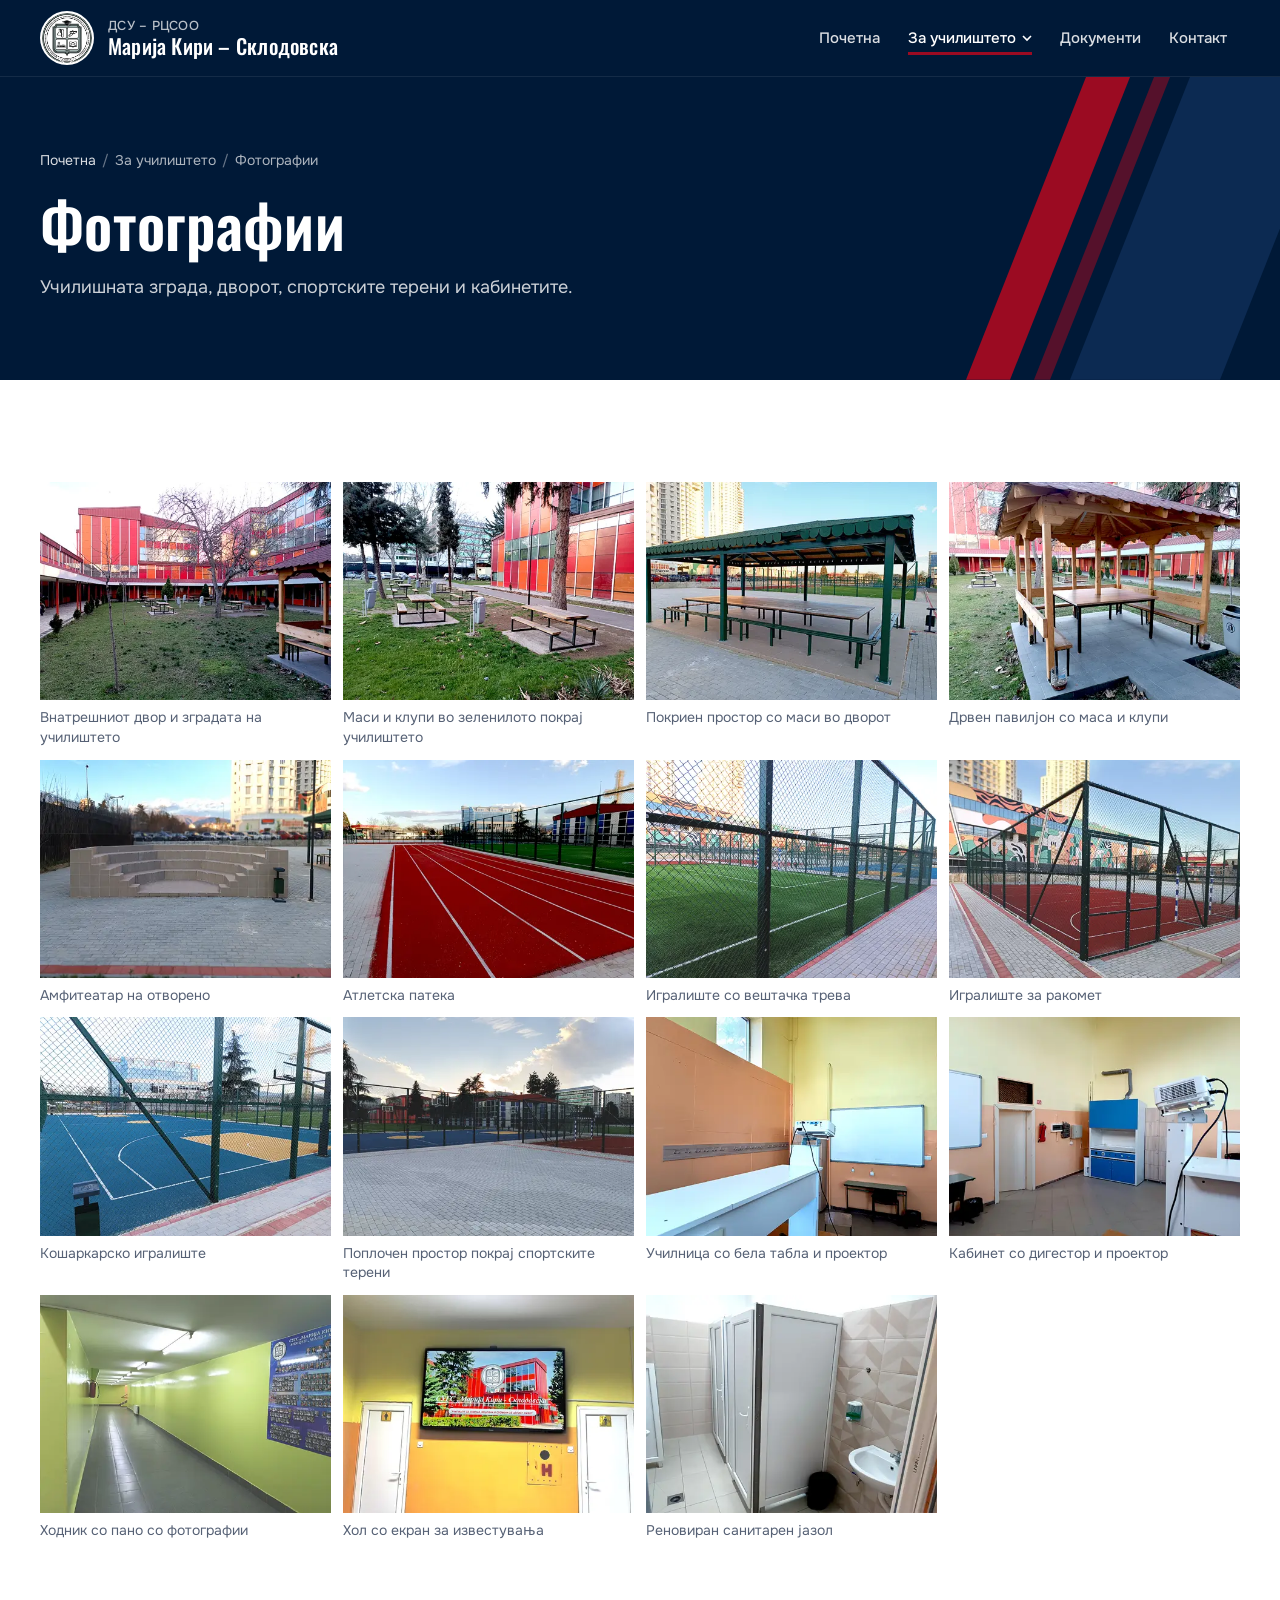
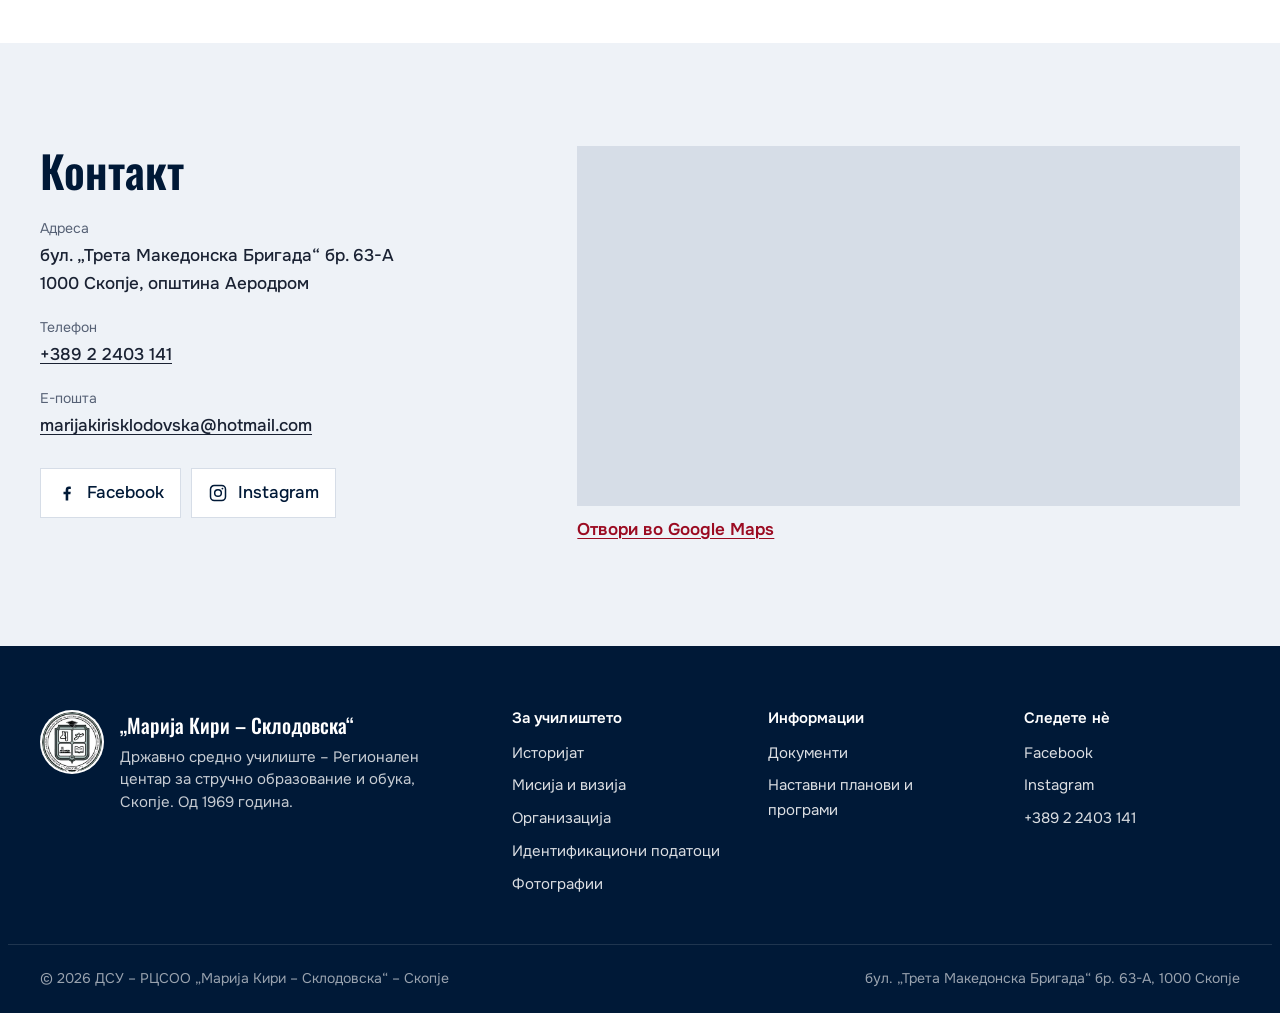
<file: fotografii.html>
<!doctype html>
<html lang="mk">
<head>
<meta charset="utf-8">
<meta name="viewport" content="width=device-width, initial-scale=1">
<title>Фотографии – ДСУ – РЦСОО „Марија Кири – Склодовска“</title>
<meta name="description" content="Фотографии од ДСУ – РЦСОО „Марија Кири – Склодовска“ – Скопје: училишниот двор, спортските терени, училниците и кабинетите.">
<meta name="theme-color" content="#001937">
<meta property="og:type" content="website">
<meta property="og:locale" content="mk_MK">
<meta property="og:site_name" content="ДСУ – РЦСОО „Марија Кири – Склодовска“">
<meta property="og:title" content="Фотографии – ДСУ – РЦСОО „Марија Кири – Склодовска“">
<meta property="og:description" content="Фотографии од ДСУ – РЦСОО „Марија Кири – Склодовска“ – Скопје: училишниот двор, спортските терени, училниците и кабинетите.">
<link rel="icon" type="image/png" href="favicon.png">
<link rel="apple-touch-icon" href="apple-touch-icon.png">
<link rel="preconnect" href="https://fonts.googleapis.com">
<link rel="preconnect" href="https://fonts.gstatic.com" crossorigin>
<link rel="stylesheet" href="https://fonts.googleapis.com/css2?family=Onest:wght@400;500;600&amp;family=Oswald:wght@500;600&amp;display=swap">
<link rel="stylesheet" href="assets/css/style.css">
</head>
<body>
<a class="skip-link" href="#main">Прескокни до содржината</a>
<header class="site-header" id="top">
  <div class="container site-header__inner">
    <a class="brand" href="index.html">
      <img class="brand__seal" src="assets/img/grb-mal.webp" width="54" height="54" alt="">
      <span class="brand__text"><span class="brand__short">ДСУ – РЦСОО</span><span class="brand__name">Марија Кири – Склодовска</span></span>
    </a>
    <button class="nav-toggle" type="button" aria-expanded="false" aria-controls="nav"><span class="nav-toggle__bars" aria-hidden="true"></span><span class="nav-toggle__label">Мени</span></button>
    <nav class="nav" id="nav" aria-label="Главно мени">
      <ul class="nav__list">
        <li class="nav__item"><a class="nav__link" href="index.html">Почетна</a></li>
        <li class="nav__item nav__item--has-sub">
          <button class="nav__link is-current" type="button" aria-expanded="false" aria-controls="subnav-za" data-subnav-toggle>За училиштето <svg class="nav__chevron" viewBox="0 0 10 10" aria-hidden="true"><path d="M1 3l4 4 4-4" fill="none" stroke="currentColor" stroke-width="1.6"/></svg></button>
          <ul class="subnav" id="subnav-za"><li><a href="istorijat.html">Историјат</a></li><li><a href="misija-vizija.html">Мисија и визија</a></li><li><a href="organizacija.html">Организација</a></li><li><a href="id-podatoci.html">Идентификациони податоци</a></li><li><a href="fotografii.html" aria-current="page">Фотографии</a></li></ul>
        </li>
        <li class="nav__item"><a class="nav__link" href="dokumenti.html">Документи</a></li>
        <li class="nav__item"><a class="nav__link" href="#kontakt">Контакт</a></li>
      </ul>
    </nav>
  </div>
</header>
<main id="main">
<section class="page-hero">
  <div class="bands" aria-hidden="true"><span class="band band--c"></span><span class="band band--a"></span><span class="band band--b"></span></div>
  <div class="container page-hero__inner">
    <nav class="crumbs" aria-label="Патека"><ol><li><a href="index.html">Почетна</a></li><li>За училиштето</li><li aria-current="page">Фотографии</li></ol></nav>
    <h1>Фотографии</h1>
    <p class="page-hero__lead">Училишната зграда, дворот, спортските терени и кабинетите.</p>
  </div>
</section>
<section class="section">
  <div class="container">
    <ul class="gallery"><li><figure><a href="assets/img/galerija/01.webp" data-lightbox><img src="assets/img/galerija/01-m.webp" width="480" height="360" alt="Внатрешниот двор и зградата на училиштето" loading="lazy"></a><figcaption>Внатрешниот двор и зградата на училиштето</figcaption></figure></li><li><figure><a href="assets/img/galerija/02.webp" data-lightbox><img src="assets/img/galerija/02-m.webp" width="480" height="360" alt="Маси и клупи во зеленилото покрај училиштето" loading="lazy"></a><figcaption>Маси и клупи во зеленилото покрај училиштето</figcaption></figure></li><li><figure><a href="assets/img/galerija/03.webp" data-lightbox><img src="assets/img/galerija/03-m.webp" width="480" height="360" alt="Покриен простор со маси во дворот" loading="lazy"></a><figcaption>Покриен простор со маси во дворот</figcaption></figure></li><li><figure><a href="assets/img/galerija/04.webp" data-lightbox><img src="assets/img/galerija/04-m.webp" width="480" height="360" alt="Дрвен павилјон со маса и клупи" loading="lazy"></a><figcaption>Дрвен павилјон со маса и клупи</figcaption></figure></li><li><figure><a href="assets/img/galerija/05.webp" data-lightbox><img src="assets/img/galerija/05-m.webp" width="480" height="360" alt="Амфитеатар на отворено" loading="lazy"></a><figcaption>Амфитеатар на отворено</figcaption></figure></li><li><figure><a href="assets/img/galerija/06.webp" data-lightbox><img src="assets/img/galerija/06-m.webp" width="480" height="360" alt="Атлетска патека" loading="lazy"></a><figcaption>Атлетска патека</figcaption></figure></li><li><figure><a href="assets/img/galerija/07.webp" data-lightbox><img src="assets/img/galerija/07-m.webp" width="480" height="360" alt="Игралиште со вештачка трева" loading="lazy"></a><figcaption>Игралиште со вештачка трева</figcaption></figure></li><li><figure><a href="assets/img/galerija/08.webp" data-lightbox><img src="assets/img/galerija/08-m.webp" width="480" height="360" alt="Игралиште за ракомет" loading="lazy"></a><figcaption>Игралиште за ракомет</figcaption></figure></li><li><figure><a href="assets/img/galerija/09.webp" data-lightbox><img src="assets/img/galerija/09-m.webp" width="480" height="360" alt="Кошаркарско игралиште" loading="lazy"></a><figcaption>Кошаркарско игралиште</figcaption></figure></li><li><figure><a href="assets/img/galerija/10.webp" data-lightbox><img src="assets/img/galerija/10-m.webp" width="480" height="360" alt="Поплочен простор покрај спортските терени" loading="lazy"></a><figcaption>Поплочен простор покрај спортските терени</figcaption></figure></li><li><figure><a href="assets/img/galerija/11.webp" data-lightbox><img src="assets/img/galerija/11-m.webp" width="480" height="360" alt="Училница со бела табла и проектор" loading="lazy"></a><figcaption>Училница со бела табла и проектор</figcaption></figure></li><li><figure><a href="assets/img/galerija/12.webp" data-lightbox><img src="assets/img/galerija/12-m.webp" width="480" height="360" alt="Кабинет со дигестор и проектор" loading="lazy"></a><figcaption>Кабинет со дигестор и проектор</figcaption></figure></li><li><figure><a href="assets/img/galerija/13.webp" data-lightbox><img src="assets/img/galerija/13-m.webp" width="480" height="360" alt="Ходник со пано со фотографии" loading="lazy"></a><figcaption>Ходник со пано со фотографии</figcaption></figure></li><li><figure><a href="assets/img/galerija/14.webp" data-lightbox><img src="assets/img/galerija/14-m.webp" width="480" height="360" alt="Хол со екран за известувања" loading="lazy"></a><figcaption>Хол со екран за известувања</figcaption></figure></li><li><figure><a href="assets/img/galerija/15.webp" data-lightbox><img src="assets/img/galerija/15-m.webp" width="480" height="360" alt="Реновиран санитарен јазол" loading="lazy"></a><figcaption>Реновиран санитарен јазол</figcaption></figure></li></ul>
  </div>
</section>
<section class="section section--mist" id="kontakt" aria-labelledby="kontakt-naslov">
  <div class="container contact">
    <div>
      <h2 id="kontakt-naslov">Контакт</h2>
      <dl>
        <div><dt>Адреса</dt><dd>бул. „Трета Македонска Бригада“ бр. 63-А<br>1000 Скопје, општина Аеродром</dd></div>
        <div><dt>Телефон</dt><dd><a href="tel:+38922403141">+389 2 2403 141</a></dd></div>
        <div><dt>Е-пошта</dt><dd><a href="mailto:marijakirisklodovska@hotmail.com">marijakirisklodovska@hotmail.com</a></dd></div>
      </dl>
      <div class="socials">
        <a class="social" href="https://www.facebook.com/marijakirisklodovska.skopje/" target="_blank" rel="noopener"><svg viewBox="0 0 24 24" aria-hidden="true"><path fill="currentColor" d="M13.5 21v-7.5h2.6l.4-3h-3V8.6c0-.9.3-1.5 1.5-1.5h1.6V4.4c-.3 0-1.2-.1-2.3-.1-2.3 0-3.9 1.4-3.9 4v2.2H7.8v3h2.6V21h3.1z"/></svg>Facebook</a>
        <a class="social" href="https://www.instagram.com/sugs_mks/" target="_blank" rel="noopener"><svg viewBox="0 0 24 24" aria-hidden="true"><path fill="none" stroke="currentColor" stroke-width="1.8" d="M7.5 3h9A4.5 4.5 0 0 1 21 7.5v9a4.5 4.5 0 0 1-4.5 4.5h-9A4.5 4.5 0 0 1 3 16.5v-9A4.5 4.5 0 0 1 7.5 3z"/><circle cx="12" cy="12" r="4" fill="none" stroke="currentColor" stroke-width="1.8"/><circle cx="17.3" cy="6.7" r="1.1" fill="currentColor"/></svg>Instagram</a>
      </div>
    </div>
    <div class="map">
      <iframe title="Локација на училиштето на мапа" src="https://maps.google.com/maps?q=SUGS+Marija+Kiri+Sklodovska,+Treta+Makedonska+Brigada+63A,+Skopje&amp;z=16&amp;output=embed" loading="lazy" referrerpolicy="no-referrer-when-downgrade"></iframe>
      <a href="https://www.google.com/maps/search/?api=1&amp;query=SUGS+Marija+Kiri+Sklodovska,+Treta+Makedonska+Brigada+63A,+Skopje" target="_blank" rel="noopener">Отвори во Google Maps</a>
    </div>
  </div>
</section>
</main>
<footer class="site-footer">
  <div class="container footer__grid">
    <div class="footer__brand">
      <img src="assets/img/grb-mal.webp" width="64" height="64" alt="" loading="lazy">
      <div>
        <p class="footer__name">„Марија Кири – Склодовска“</p>
        <p>Државно средно училиште – Регионален центар за стручно образование и обука, Скопје. Од 1969 година.</p>
      </div>
    </div>
    <div>
      <h2 class="footer__title">За училиштето</h2>
      <ul class="footer__list"><li><a href="istorijat.html">Историјат</a></li><li><a href="misija-vizija.html">Мисија и визија</a></li><li><a href="organizacija.html">Организација</a></li><li><a href="id-podatoci.html">Идентификациони податоци</a></li><li><a href="fotografii.html">Фотографии</a></li></ul>
    </div>
    <div>
      <h2 class="footer__title">Информации</h2>
      <ul class="footer__list">
        <li><a href="dokumenti.html">Документи</a></li>
        <li><a href="dokumenti.html#nastavni-planovi">Наставни планови и програми</a></li>
      </ul>
    </div>
    <div>
      <h2 class="footer__title">Следете нѐ</h2>
      <ul class="footer__list">
        <li><a href="https://www.facebook.com/marijakirisklodovska.skopje/" target="_blank" rel="noopener">Facebook</a></li>
        <li><a href="https://www.instagram.com/sugs_mks/" target="_blank" rel="noopener">Instagram</a></li>
        <li><a href="tel:+38922403141">+389 2 2403 141</a></li>
      </ul>
    </div>
  </div>
  <div class="container footer__bottom">
    <span>© <span data-year>2026</span> ДСУ – РЦСОО „Марија Кири – Склодовска“ – Скопје</span>
    <span>бул. „Трета Македонска Бригада“ бр. 63-А, 1000 Скопје</span>
  </div>
</footer>
<a class="to-top" href="#top" aria-label="Назад на врвот на страницата"><svg viewBox="0 0 24 24" fill="none" stroke="currentColor" stroke-width="2.4" aria-hidden="true"><path d="M5 15l7-7 7 7"/></svg></a>
<script src="assets/js/main.js"></script>
</body>
</html>
</file>
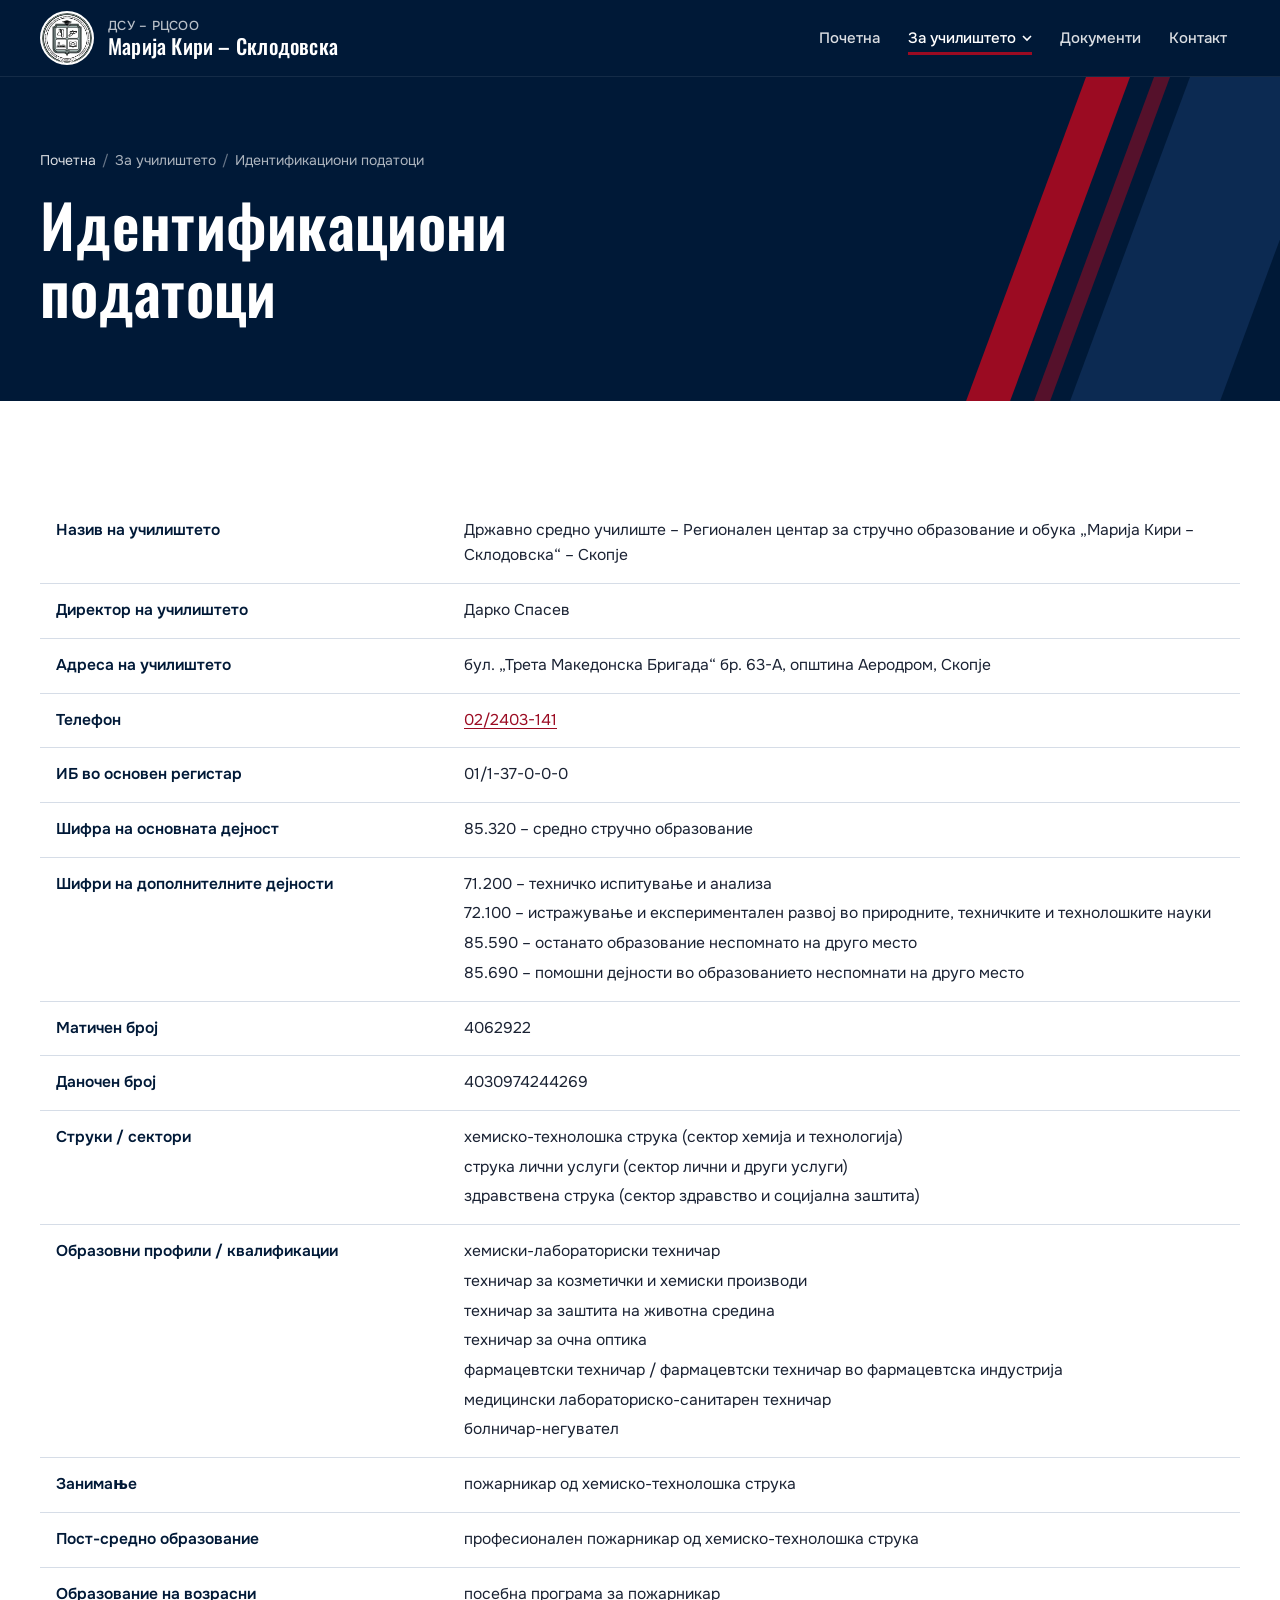
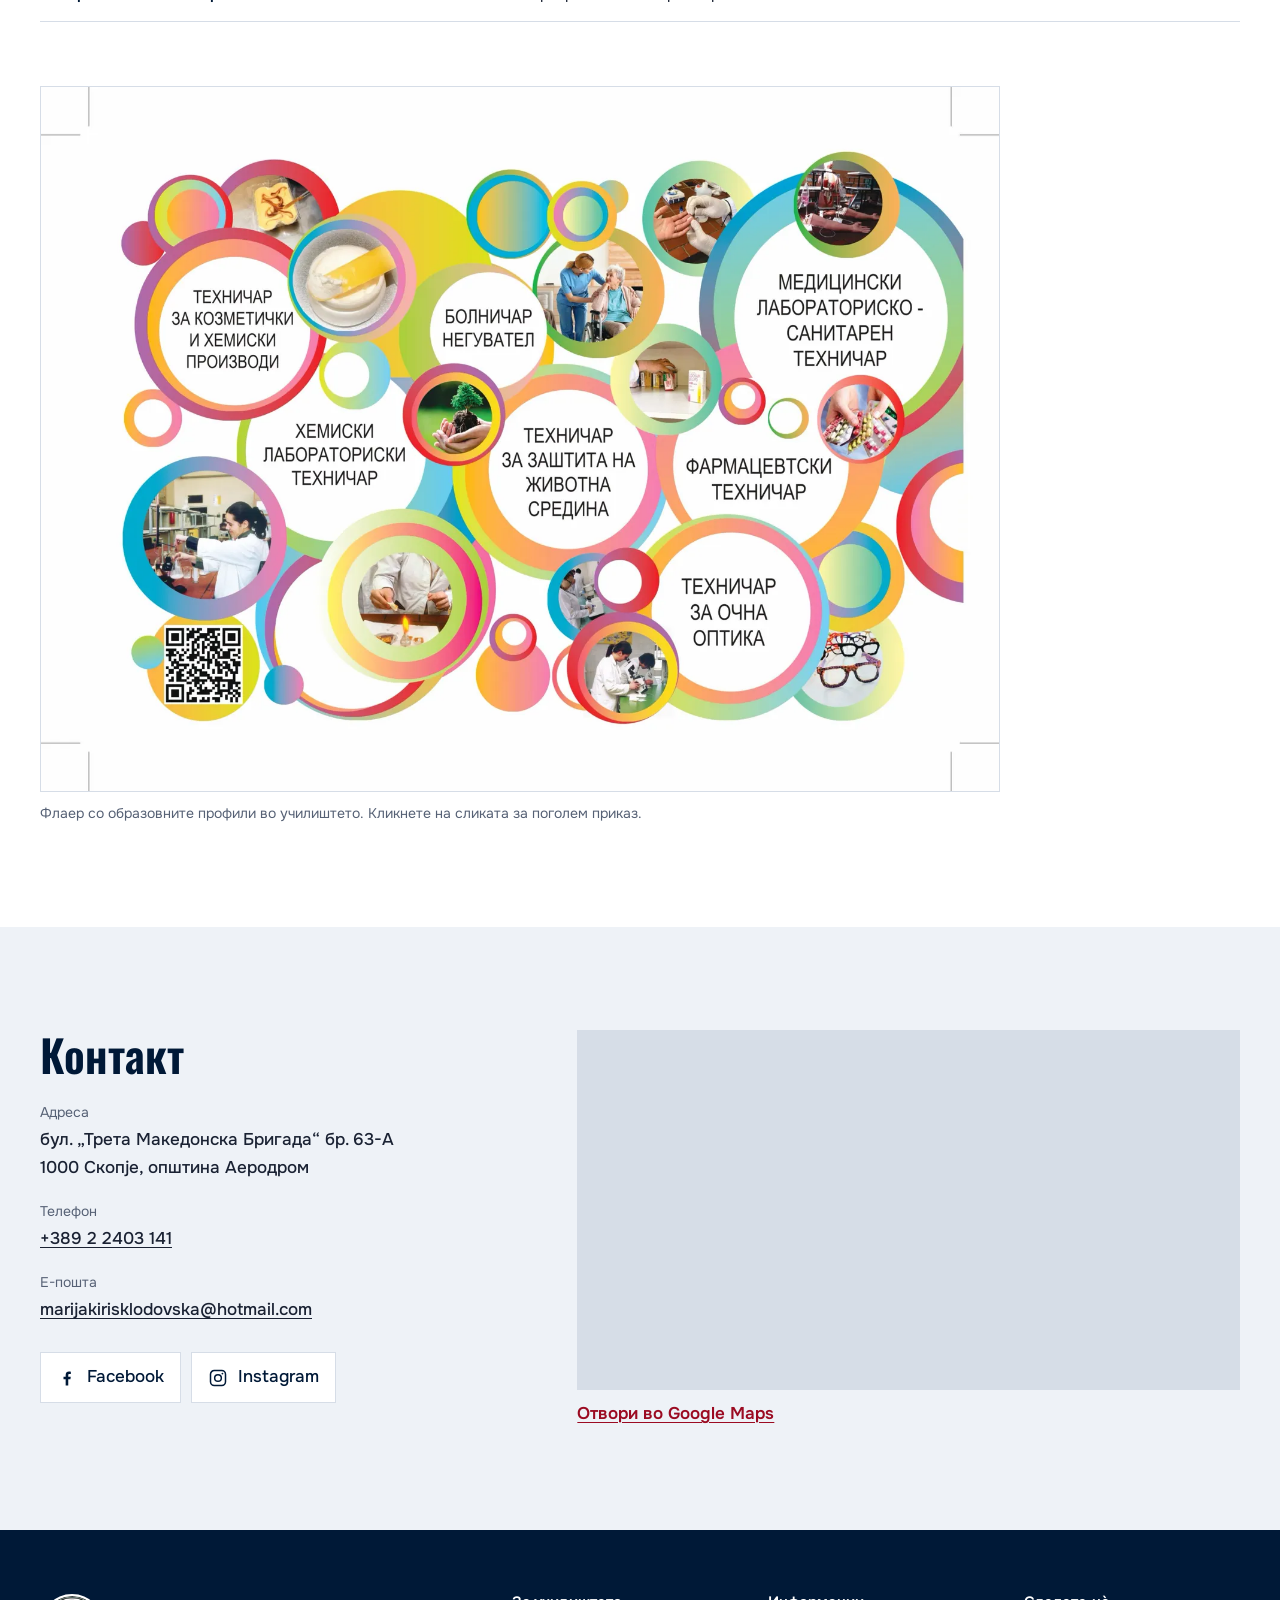
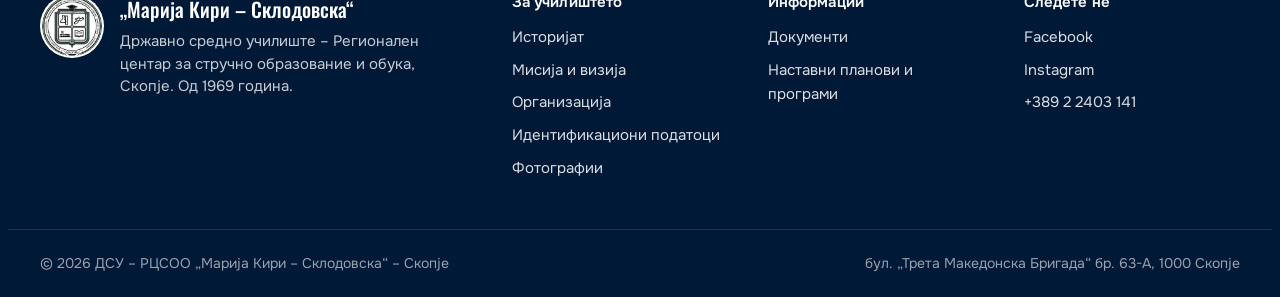
<file: id-podatoci.html>
<!doctype html>
<html lang="mk">
<head>
<meta charset="utf-8">
<meta name="viewport" content="width=device-width, initial-scale=1">
<title>Идентификациони податоци – ДСУ – РЦСОО „Марија Кири – Склодовска“</title>
<meta name="description" content="Идентификациони податоци за ДСУ – РЦСОО „Марија Кири – Склодовска“ – Скопје: назив, адреса, матичен и даночен број, струки и образовни профили.">
<meta name="theme-color" content="#001937">
<meta property="og:type" content="website">
<meta property="og:locale" content="mk_MK">
<meta property="og:site_name" content="ДСУ – РЦСОО „Марија Кири – Склодовска“">
<meta property="og:title" content="Идентификациони податоци – ДСУ – РЦСОО „Марија Кири – Склодовска“">
<meta property="og:description" content="Идентификациони податоци за ДСУ – РЦСОО „Марија Кири – Склодовска“ – Скопје: назив, адреса, матичен и даночен број, струки и образовни профили.">
<link rel="icon" type="image/png" href="favicon.png">
<link rel="apple-touch-icon" href="apple-touch-icon.png">
<link rel="preconnect" href="https://fonts.googleapis.com">
<link rel="preconnect" href="https://fonts.gstatic.com" crossorigin>
<link rel="stylesheet" href="https://fonts.googleapis.com/css2?family=Onest:wght@400;500;600&amp;family=Oswald:wght@500;600&amp;display=swap">
<link rel="stylesheet" href="assets/css/style.css">
</head>
<body>
<a class="skip-link" href="#main">Прескокни до содржината</a>
<header class="site-header" id="top">
  <div class="container site-header__inner">
    <a class="brand" href="index.html">
      <img class="brand__seal" src="assets/img/grb-mal.webp" width="54" height="54" alt="">
      <span class="brand__text"><span class="brand__short">ДСУ – РЦСОО</span><span class="brand__name">Марија Кири – Склодовска</span></span>
    </a>
    <button class="nav-toggle" type="button" aria-expanded="false" aria-controls="nav"><span class="nav-toggle__bars" aria-hidden="true"></span><span class="nav-toggle__label">Мени</span></button>
    <nav class="nav" id="nav" aria-label="Главно мени">
      <ul class="nav__list">
        <li class="nav__item"><a class="nav__link" href="index.html">Почетна</a></li>
        <li class="nav__item nav__item--has-sub">
          <button class="nav__link is-current" type="button" aria-expanded="false" aria-controls="subnav-za" data-subnav-toggle>За училиштето <svg class="nav__chevron" viewBox="0 0 10 10" aria-hidden="true"><path d="M1 3l4 4 4-4" fill="none" stroke="currentColor" stroke-width="1.6"/></svg></button>
          <ul class="subnav" id="subnav-za"><li><a href="istorijat.html">Историјат</a></li><li><a href="misija-vizija.html">Мисија и визија</a></li><li><a href="organizacija.html">Организација</a></li><li><a href="id-podatoci.html" aria-current="page">Идентификациони податоци</a></li><li><a href="fotografii.html">Фотографии</a></li></ul>
        </li>
        <li class="nav__item"><a class="nav__link" href="dokumenti.html">Документи</a></li>
        <li class="nav__item"><a class="nav__link" href="#kontakt">Контакт</a></li>
      </ul>
    </nav>
  </div>
</header>
<main id="main">
<section class="page-hero">
  <div class="bands" aria-hidden="true"><span class="band band--c"></span><span class="band band--a"></span><span class="band band--b"></span></div>
  <div class="container page-hero__inner">
    <nav class="crumbs" aria-label="Патека"><ol><li><a href="index.html">Почетна</a></li><li>За училиштето</li><li aria-current="page">Идентификациони податоци</li></ol></nav>
    <h1>Идентификациони податоци</h1>
  </div>
</section>
<section class="section">
  <div class="container">
    <div class="table-wrap">
      <table class="data-table data-table--kv">
        <caption class="visually-hidden">Идентификациони податоци за училиштето</caption>
        <tbody>
          <tr><th scope="row">Назив на училиштето</th><td>Државно средно училиште – Регионален центар за стручно образование и обука „Марија Кири – Склодовска“ – Скопје</td></tr>
          <tr><th scope="row">Директор на училиштето</th><td>Дарко Спасев</td></tr>
          <tr><th scope="row">Адреса на училиштето</th><td>бул. „Трета Македонска Бригада“ бр. 63-А, општина Аеродром, Скопје</td></tr>
          <tr><th scope="row">Телефон</th><td><a href="tel:+38922403141">02/2403-141</a></td></tr>
          <tr><th scope="row">ИБ во основен регистар</th><td>01/1-37-0-0-0</td></tr>
          <tr><th scope="row">Шифра на основната дејност</th><td>85.320 – средно стручно образование</td></tr>
          <tr><th scope="row">Шифри на дополнителните дејности</th><td><ul>
            <li>71.200 – техничко испитување и анализа</li>
            <li>72.100 – истражување и експериментален развој во природните, техничките и технолошките науки</li>
            <li>85.590 – останато образование неспомнато на друго место</li>
            <li>85.690 – помошни дејности во образованието неспомнати на друго место</li>
          </ul></td></tr>
          <tr><th scope="row">Матичен број</th><td>4062922</td></tr>
          <tr><th scope="row">Даночен број</th><td>4030974244269</td></tr>
          <tr><th scope="row">Струки / сектори</th><td><ul>
            <li>хемиско-технолошка струка (сектор хемија и технологија)</li>
            <li>струка лични услуги (сектор лични и други услуги)</li>
            <li>здравствена струка (сектор здравство и социјална заштита)</li>
          </ul></td></tr>
          <tr><th scope="row">Образовни профили / квалификации</th><td><ul>
            <li>хемиски-лабораториски техничар</li>
            <li>техничар за козметички и хемиски производи</li>
            <li>техничар за заштита на животна средина</li>
            <li>техничар за очна оптика</li>
            <li>фармацевтски техничар / фармацевтски техничар во фармацевтска индустрија</li>
            <li>медицински лабораториско-санитарен техничар</li>
            <li>болничар-негувател</li>
          </ul></td></tr>
          <tr><th scope="row">Занимање</th><td>пожарникар од хемиско-технолошка струка</td></tr>
          <tr><th scope="row">Пост-средно образование</th><td>професионален пожарникар од хемиско-технолошка струка</td></tr>
          <tr><th scope="row">Образование на возрасни</th><td>посебна програма за пожарникар</td></tr>
        </tbody>
      </table>
    </div>

    <figure class="flyer">
      <a href="assets/img/flaer-profili.webp" data-lightbox><img src="assets/img/flaer-profili.webp" width="1600" height="1175" alt="Флаер со образовните профили: хемиски лабораториски техничар, техничар за козметички и хемиски производи, техничар за заштита на животна средина, фармацевтски техничар, медицински лабораториско-санитарен техничар, техничар за очна оптика и болничар-негувател" loading="lazy"></a>
      <figcaption>Флаер со образовните профили во училиштето. Кликнете на сликата за поголем приказ.</figcaption>
    </figure>
  </div>
</section>
<section class="section section--mist" id="kontakt" aria-labelledby="kontakt-naslov">
  <div class="container contact">
    <div>
      <h2 id="kontakt-naslov">Контакт</h2>
      <dl>
        <div><dt>Адреса</dt><dd>бул. „Трета Македонска Бригада“ бр. 63-А<br>1000 Скопје, општина Аеродром</dd></div>
        <div><dt>Телефон</dt><dd><a href="tel:+38922403141">+389 2 2403 141</a></dd></div>
        <div><dt>Е-пошта</dt><dd><a href="mailto:marijakirisklodovska@hotmail.com">marijakirisklodovska@hotmail.com</a></dd></div>
      </dl>
      <div class="socials">
        <a class="social" href="https://www.facebook.com/marijakirisklodovska.skopje/" target="_blank" rel="noopener"><svg viewBox="0 0 24 24" aria-hidden="true"><path fill="currentColor" d="M13.5 21v-7.5h2.6l.4-3h-3V8.6c0-.9.3-1.5 1.5-1.5h1.6V4.4c-.3 0-1.2-.1-2.3-.1-2.3 0-3.9 1.4-3.9 4v2.2H7.8v3h2.6V21h3.1z"/></svg>Facebook</a>
        <a class="social" href="https://www.instagram.com/sugs_mks/" target="_blank" rel="noopener"><svg viewBox="0 0 24 24" aria-hidden="true"><path fill="none" stroke="currentColor" stroke-width="1.8" d="M7.5 3h9A4.5 4.5 0 0 1 21 7.5v9a4.5 4.5 0 0 1-4.5 4.5h-9A4.5 4.5 0 0 1 3 16.5v-9A4.5 4.5 0 0 1 7.5 3z"/><circle cx="12" cy="12" r="4" fill="none" stroke="currentColor" stroke-width="1.8"/><circle cx="17.3" cy="6.7" r="1.1" fill="currentColor"/></svg>Instagram</a>
      </div>
    </div>
    <div class="map">
      <iframe title="Локација на училиштето на мапа" src="https://maps.google.com/maps?q=SUGS+Marija+Kiri+Sklodovska,+Treta+Makedonska+Brigada+63A,+Skopje&amp;z=16&amp;output=embed" loading="lazy" referrerpolicy="no-referrer-when-downgrade"></iframe>
      <a href="https://www.google.com/maps/search/?api=1&amp;query=SUGS+Marija+Kiri+Sklodovska,+Treta+Makedonska+Brigada+63A,+Skopje" target="_blank" rel="noopener">Отвори во Google Maps</a>
    </div>
  </div>
</section>
</main>
<footer class="site-footer">
  <div class="container footer__grid">
    <div class="footer__brand">
      <img src="assets/img/grb-mal.webp" width="64" height="64" alt="" loading="lazy">
      <div>
        <p class="footer__name">„Марија Кири – Склодовска“</p>
        <p>Државно средно училиште – Регионален центар за стручно образование и обука, Скопје. Од 1969 година.</p>
      </div>
    </div>
    <div>
      <h2 class="footer__title">За училиштето</h2>
      <ul class="footer__list"><li><a href="istorijat.html">Историјат</a></li><li><a href="misija-vizija.html">Мисија и визија</a></li><li><a href="organizacija.html">Организација</a></li><li><a href="id-podatoci.html">Идентификациони податоци</a></li><li><a href="fotografii.html">Фотографии</a></li></ul>
    </div>
    <div>
      <h2 class="footer__title">Информации</h2>
      <ul class="footer__list">
        <li><a href="dokumenti.html">Документи</a></li>
        <li><a href="dokumenti.html#nastavni-planovi">Наставни планови и програми</a></li>
      </ul>
    </div>
    <div>
      <h2 class="footer__title">Следете нѐ</h2>
      <ul class="footer__list">
        <li><a href="https://www.facebook.com/marijakirisklodovska.skopje/" target="_blank" rel="noopener">Facebook</a></li>
        <li><a href="https://www.instagram.com/sugs_mks/" target="_blank" rel="noopener">Instagram</a></li>
        <li><a href="tel:+38922403141">+389 2 2403 141</a></li>
      </ul>
    </div>
  </div>
  <div class="container footer__bottom">
    <span>© <span data-year>2026</span> ДСУ – РЦСОО „Марија Кири – Склодовска“ – Скопје</span>
    <span>бул. „Трета Македонска Бригада“ бр. 63-А, 1000 Скопје</span>
  </div>
</footer>
<a class="to-top" href="#top" aria-label="Назад на врвот на страницата"><svg viewBox="0 0 24 24" fill="none" stroke="currentColor" stroke-width="2.4" aria-hidden="true"><path d="M5 15l7-7 7 7"/></svg></a>
<script src="assets/js/main.js"></script>
</body>
</html>
</file>
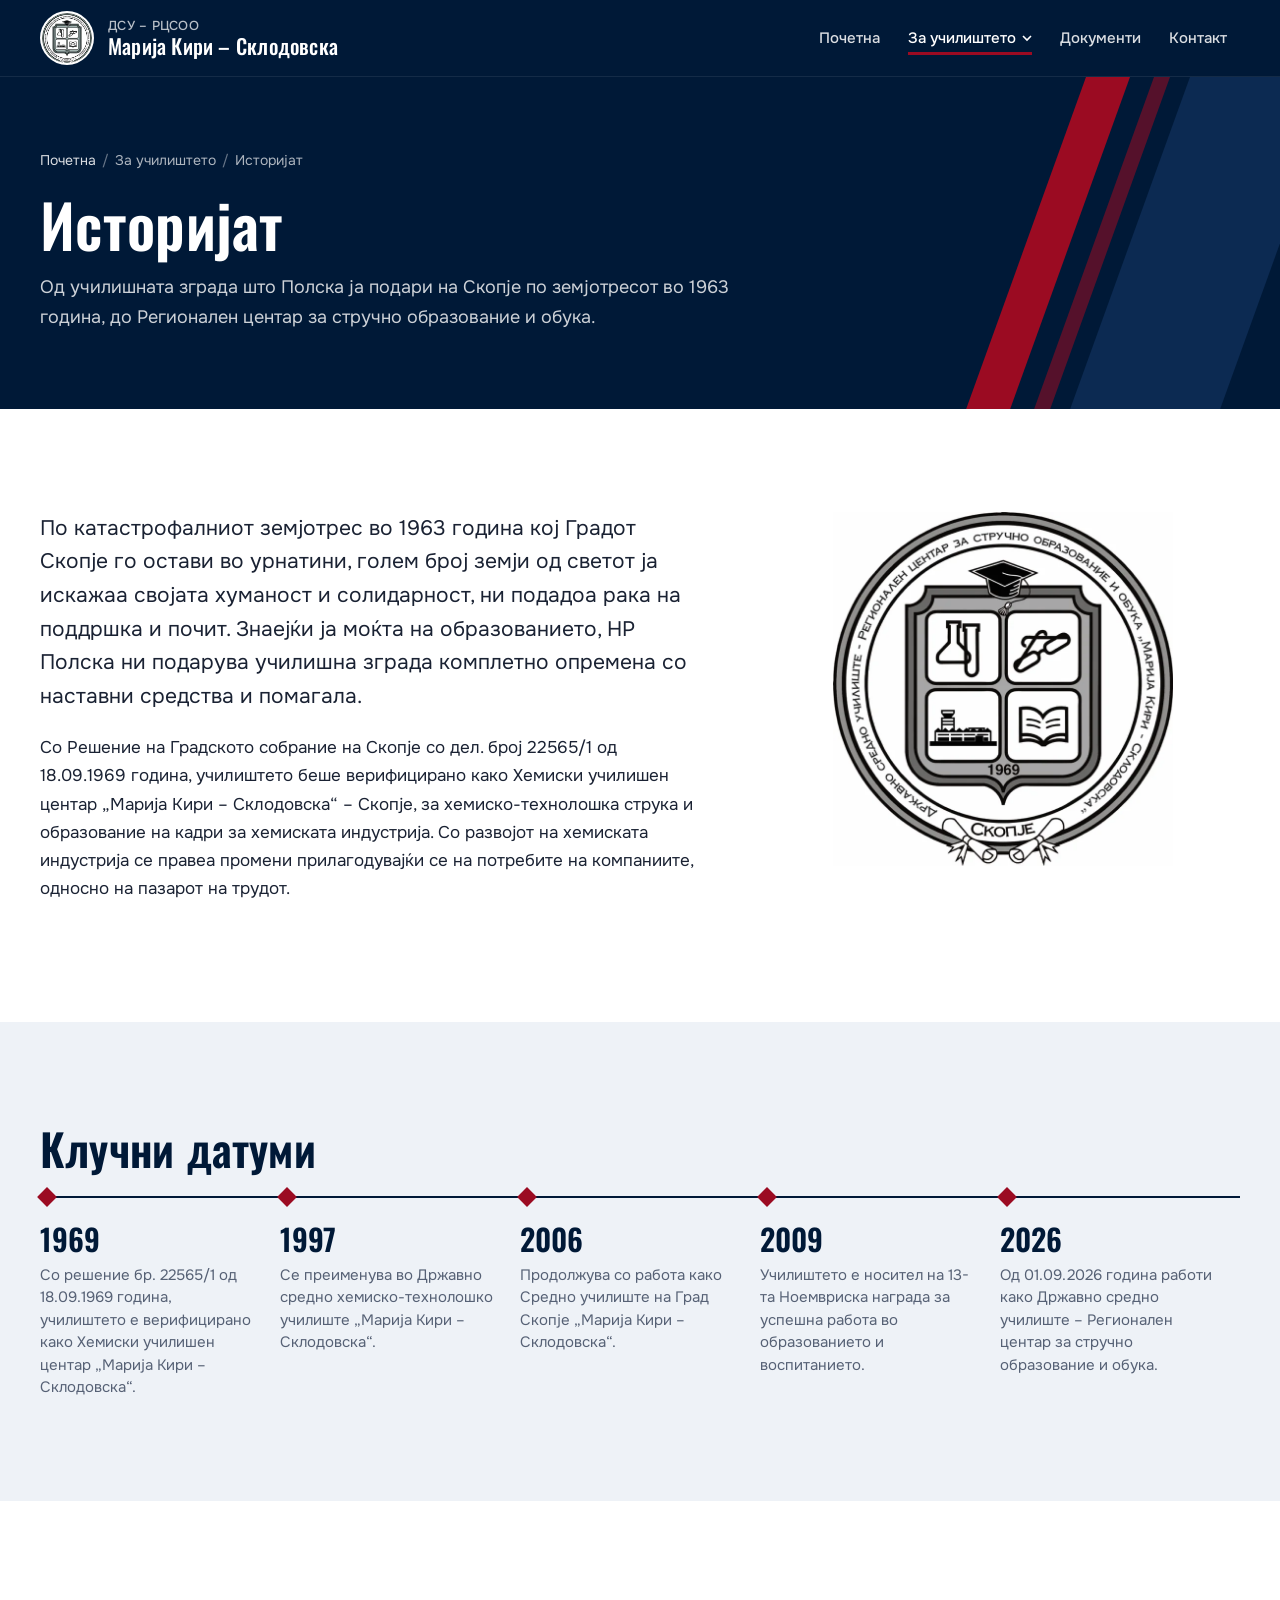
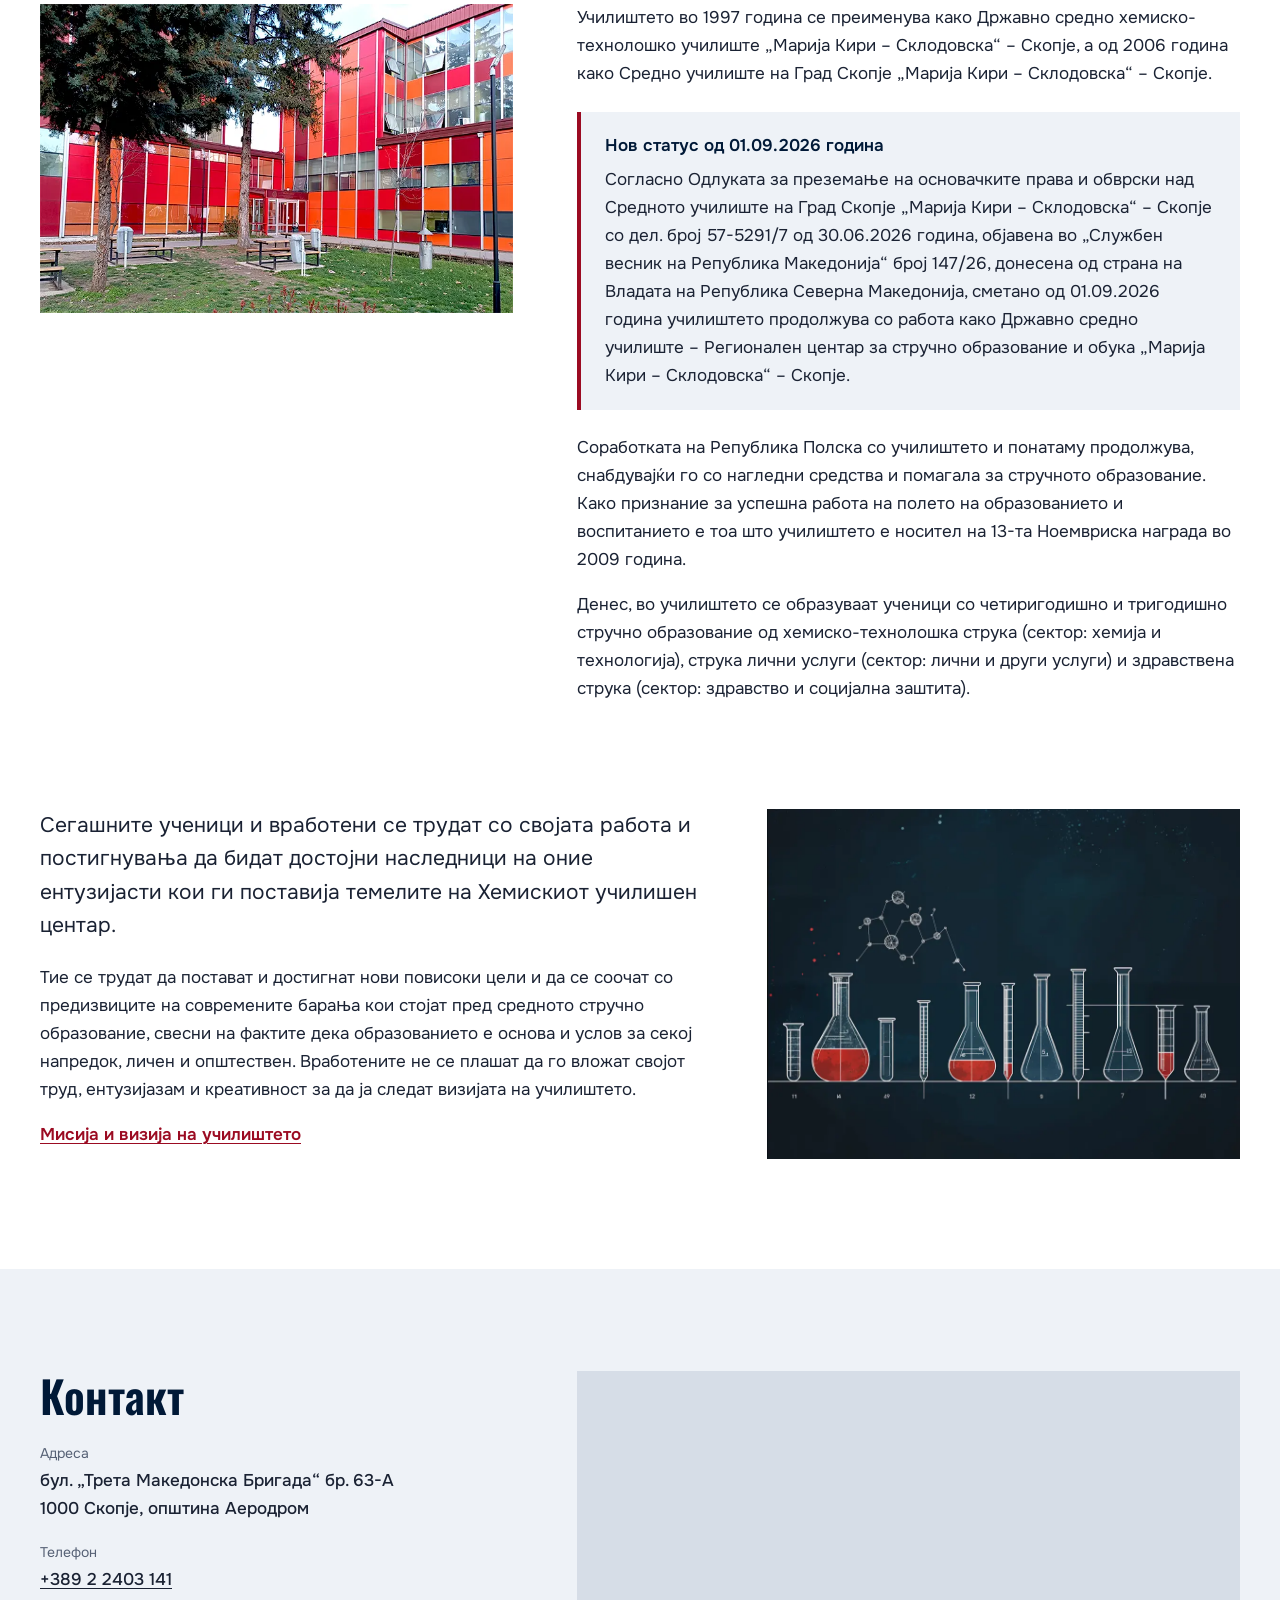
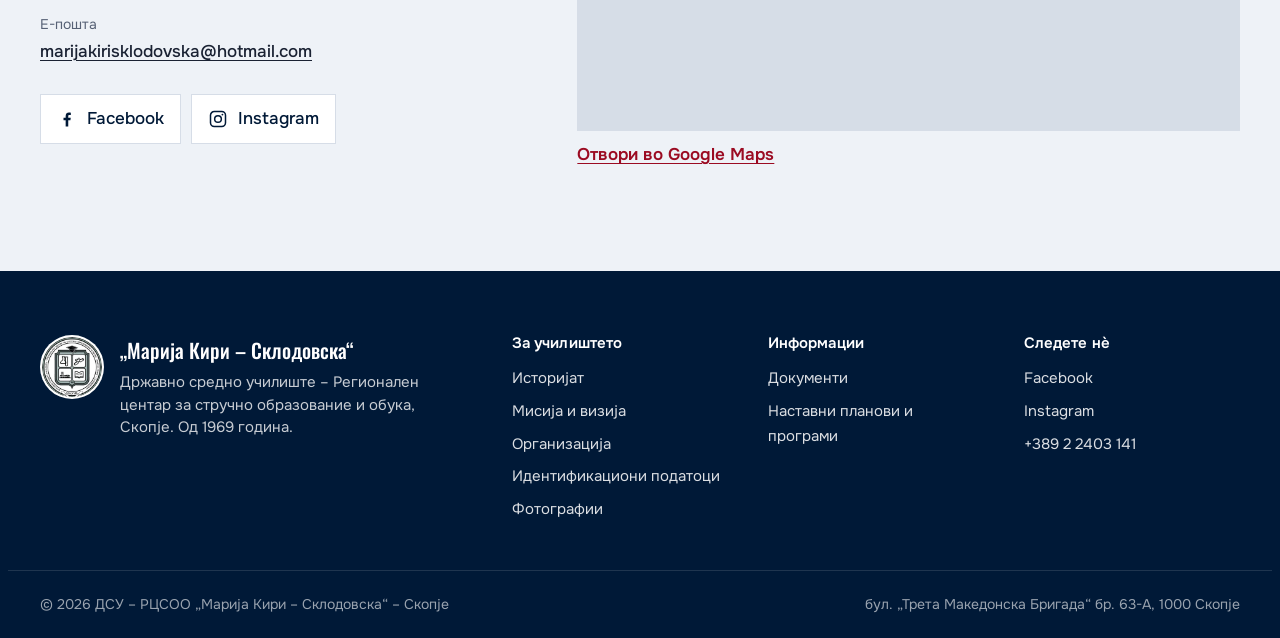
<file: istorijat.html>
<!doctype html>
<html lang="mk">
<head>
<meta charset="utf-8">
<meta name="viewport" content="width=device-width, initial-scale=1">
<title>Историјат – ДСУ – РЦСОО „Марија Кири – Склодовска“</title>
<meta name="description" content="Историјат на училиштето „Марија Кири – Склодовска“ во Скопје: од Хемиски училишен центар во 1969 година до Државно средно училиште – Регионален центар за стручно образование и обука.">
<meta name="theme-color" content="#001937">
<meta property="og:type" content="website">
<meta property="og:locale" content="mk_MK">
<meta property="og:site_name" content="ДСУ – РЦСОО „Марија Кири – Склодовска“">
<meta property="og:title" content="Историјат – ДСУ – РЦСОО „Марија Кири – Склодовска“">
<meta property="og:description" content="Историјат на училиштето „Марија Кири – Склодовска“ во Скопје: од Хемиски училишен центар во 1969 година до Државно средно училиште – Регионален центар за стручно образование и обука.">
<link rel="icon" type="image/png" href="favicon.png">
<link rel="apple-touch-icon" href="apple-touch-icon.png">
<link rel="preconnect" href="https://fonts.googleapis.com">
<link rel="preconnect" href="https://fonts.gstatic.com" crossorigin>
<link rel="stylesheet" href="https://fonts.googleapis.com/css2?family=Onest:wght@400;500;600&amp;family=Oswald:wght@500;600&amp;display=swap">
<link rel="stylesheet" href="assets/css/style.css">
</head>
<body>
<a class="skip-link" href="#main">Прескокни до содржината</a>
<header class="site-header" id="top">
  <div class="container site-header__inner">
    <a class="brand" href="index.html">
      <img class="brand__seal" src="assets/img/grb-mal.webp" width="54" height="54" alt="">
      <span class="brand__text"><span class="brand__short">ДСУ – РЦСОО</span><span class="brand__name">Марија Кири – Склодовска</span></span>
    </a>
    <button class="nav-toggle" type="button" aria-expanded="false" aria-controls="nav"><span class="nav-toggle__bars" aria-hidden="true"></span><span class="nav-toggle__label">Мени</span></button>
    <nav class="nav" id="nav" aria-label="Главно мени">
      <ul class="nav__list">
        <li class="nav__item"><a class="nav__link" href="index.html">Почетна</a></li>
        <li class="nav__item nav__item--has-sub">
          <button class="nav__link is-current" type="button" aria-expanded="false" aria-controls="subnav-za" data-subnav-toggle>За училиштето <svg class="nav__chevron" viewBox="0 0 10 10" aria-hidden="true"><path d="M1 3l4 4 4-4" fill="none" stroke="currentColor" stroke-width="1.6"/></svg></button>
          <ul class="subnav" id="subnav-za"><li><a href="istorijat.html" aria-current="page">Историјат</a></li><li><a href="misija-vizija.html">Мисија и визија</a></li><li><a href="organizacija.html">Организација</a></li><li><a href="id-podatoci.html">Идентификациони податоци</a></li><li><a href="fotografii.html">Фотографии</a></li></ul>
        </li>
        <li class="nav__item"><a class="nav__link" href="dokumenti.html">Документи</a></li>
        <li class="nav__item"><a class="nav__link" href="#kontakt">Контакт</a></li>
      </ul>
    </nav>
  </div>
</header>
<main id="main">
<section class="page-hero">
  <div class="bands" aria-hidden="true"><span class="band band--c"></span><span class="band band--a"></span><span class="band band--b"></span></div>
  <div class="container page-hero__inner">
    <nav class="crumbs" aria-label="Патека"><ol><li><a href="index.html">Почетна</a></li><li>За училиштето</li><li aria-current="page">Историјат</li></ol></nav>
    <h1>Историјат</h1>
    <p class="page-hero__lead">Од училишната зграда што Полска ја подари на Скопје по земјотресот во 1963 година, до Регионален центар за стручно образование и обука.</p>
  </div>
</section>
<section class="section">
  <div class="container">
    <div class="split">
      <div>
        <p class="statement">По катастрофалниот земјотрес во 1963 година кој Градот Скопје го остави во урнатини, голем број земји од светот ја искажаа својата хуманост и солидарност, ни подадоа рака на поддршка и почит. Знаејќи ја моќта на образованието, НР Полска ни подарува училишна зграда комплетно опремена со наставни средства и помагала.</p>
        <p>Со Решение на Градското собрание на Скопје со дел. број 22565/1 од 18.09.1969 година, училиштето беше верифицирано како Хемиски училишен центар „Марија Кири – Склодовска“ – Скопје, за хемиско-технолошка струка и образование на кадри за хемиската индустрија. Со развојот на хемиската индустрија се правеа промени прилагодувајќи се на потребите на компаниите, односно на пазарот на трудот.</p>
      </div>
      <figure class="split__media split__media--seal">
        <img src="assets/img/grb.webp" width="691" height="720" alt="Грбот на Државното средно училиште – Регионален центар за стручно образование и обука „Марија Кири – Склодовска“">
      </figure>
    </div>
  </div>
</section>

<section class="section section--mist" aria-labelledby="datumi-naslov">
  <div class="container">
    <h2 id="datumi-naslov">Клучни датуми</h2>
    <ol class="timeline timeline--page"><li><span class="timeline__year">1969</span><p class="timeline__text">Со решение бр. 22565/1 од 18.09.1969 година, училиштето е верифицирано како Хемиски училишен центар „Марија Кири – Склодовска“.</p></li><li><span class="timeline__year">1997</span><p class="timeline__text">Се преименува во Државно средно хемиско-технолошко училиште „Марија Кири – Склодовска“.</p></li><li><span class="timeline__year">2006</span><p class="timeline__text">Продолжува со работа како Средно училиште на Град Скопје „Марија Кири – Склодовска“.</p></li><li><span class="timeline__year">2009</span><p class="timeline__text">Училиштето е носител на 13-та Ноемвриска награда за успешна работа во образованието и воспитанието.</p></li><li><span class="timeline__year">2026</span><p class="timeline__text">Од 01.09.2026 година работи како Државно средно училиште – Регионален центар за стручно образование и обука.</p></li></ol>
  </div>
</section>

<section class="section">
  <div class="container">
    <div class="split split--reverse">
      <div>
        <p>Училиштето во 1997 година се преименува како Државно средно хемиско-технолошко училиште „Марија Кири – Склодовска“ – Скопје, а од 2006 година како Средно училиште на Град Скопје „Марија Кири – Склодовска“ – Скопје.</p>
        <div class="callout">
          <p class="callout__title">Нов статус од 01.09.2026 година</p>
          <p>Согласно Одлуката за преземање на основачките права и обврски над Средното училиште на Град Скопје „Марија Кири – Склодовска“ – Скопје со дел. број 57-5291/7 од 30.06.2026 година, објавена во „Службен весник на Република Македонија“ број 147/26, донесена од страна на Владата на Република Северна Македонија, сметано од 01.09.2026 година училиштето продолжува со работа како Државно средно училиште – Регионален центар за стручно образование и обука „Марија Кири – Склодовска“ – Скопје.</p>
        </div>
        <p>Соработката на Република Полска со училиштето и понатаму продолжува, снабдувајќи го со нагледни средства и помагала за стручното образование. Како признание за успешна работа на полето на образованието и воспитанието е тоа што училиштето е носител на 13-та Ноемвриска награда во 2009 година.</p>
        <p>Денес, во училиштето се образуваат ученици со четиригодишно и тригодишно стручно образование од хемиско-технолошка струка (сектор: хемија и технологија), струка лични услуги (сектор: лични и други услуги) и здравствена струка (сектор: здравство и социјална заштита).</p>
      </div>
      <figure class="split__media">
        <img src="assets/img/istorija-zgrada.webp" width="700" height="457" alt="Фасадата на училишната зграда во црвени и портокалови тонови" loading="lazy">
      </figure>
    </div>

    <div class="split">
      <div>
        <p class="statement">Сегашните ученици и вработени се трудат со својата работа и постигнувања да бидат достојни наследници на оние ентузијасти кои ги поставија темелите на Хемискиот училишен центар.</p>
        <p>Тие се трудат да постават и достигнат нови повисоки цели и да се соочат со предизвиците на современите барања кои стојат пред средното стручно образование, свесни на фактите дека образованието е основа и услов за секој напредок, личен и општествен. Вработените не се плашат да го вложат својот труд, ентузијазам и креативност за да ја следат визијата на училиштето.</p>
        <p><a class="text-link" href="misija-vizija.html">Мисија и визија на училиштето</a></p>
      </div>
      <figure class="split__media">
        <img src="assets/img/istorija-laboratorija.webp" width="1000" height="740" alt="" loading="lazy">
      </figure>
    </div>
  </div>
</section>
<section class="section section--mist" id="kontakt" aria-labelledby="kontakt-naslov">
  <div class="container contact">
    <div>
      <h2 id="kontakt-naslov">Контакт</h2>
      <dl>
        <div><dt>Адреса</dt><dd>бул. „Трета Македонска Бригада“ бр. 63-А<br>1000 Скопје, општина Аеродром</dd></div>
        <div><dt>Телефон</dt><dd><a href="tel:+38922403141">+389 2 2403 141</a></dd></div>
        <div><dt>Е-пошта</dt><dd><a href="mailto:marijakirisklodovska@hotmail.com">marijakirisklodovska@hotmail.com</a></dd></div>
      </dl>
      <div class="socials">
        <a class="social" href="https://www.facebook.com/marijakirisklodovska.skopje/" target="_blank" rel="noopener"><svg viewBox="0 0 24 24" aria-hidden="true"><path fill="currentColor" d="M13.5 21v-7.5h2.6l.4-3h-3V8.6c0-.9.3-1.5 1.5-1.5h1.6V4.4c-.3 0-1.2-.1-2.3-.1-2.3 0-3.9 1.4-3.9 4v2.2H7.8v3h2.6V21h3.1z"/></svg>Facebook</a>
        <a class="social" href="https://www.instagram.com/sugs_mks/" target="_blank" rel="noopener"><svg viewBox="0 0 24 24" aria-hidden="true"><path fill="none" stroke="currentColor" stroke-width="1.8" d="M7.5 3h9A4.5 4.5 0 0 1 21 7.5v9a4.5 4.5 0 0 1-4.5 4.5h-9A4.5 4.5 0 0 1 3 16.5v-9A4.5 4.5 0 0 1 7.5 3z"/><circle cx="12" cy="12" r="4" fill="none" stroke="currentColor" stroke-width="1.8"/><circle cx="17.3" cy="6.7" r="1.1" fill="currentColor"/></svg>Instagram</a>
      </div>
    </div>
    <div class="map">
      <iframe title="Локација на училиштето на мапа" src="https://maps.google.com/maps?q=SUGS+Marija+Kiri+Sklodovska,+Treta+Makedonska+Brigada+63A,+Skopje&amp;z=16&amp;output=embed" loading="lazy" referrerpolicy="no-referrer-when-downgrade"></iframe>
      <a href="https://www.google.com/maps/search/?api=1&amp;query=SUGS+Marija+Kiri+Sklodovska,+Treta+Makedonska+Brigada+63A,+Skopje" target="_blank" rel="noopener">Отвори во Google Maps</a>
    </div>
  </div>
</section>
</main>
<footer class="site-footer">
  <div class="container footer__grid">
    <div class="footer__brand">
      <img src="assets/img/grb-mal.webp" width="64" height="64" alt="" loading="lazy">
      <div>
        <p class="footer__name">„Марија Кири – Склодовска“</p>
        <p>Државно средно училиште – Регионален центар за стручно образование и обука, Скопје. Од 1969 година.</p>
      </div>
    </div>
    <div>
      <h2 class="footer__title">За училиштето</h2>
      <ul class="footer__list"><li><a href="istorijat.html">Историјат</a></li><li><a href="misija-vizija.html">Мисија и визија</a></li><li><a href="organizacija.html">Организација</a></li><li><a href="id-podatoci.html">Идентификациони податоци</a></li><li><a href="fotografii.html">Фотографии</a></li></ul>
    </div>
    <div>
      <h2 class="footer__title">Информации</h2>
      <ul class="footer__list">
        <li><a href="dokumenti.html">Документи</a></li>
        <li><a href="dokumenti.html#nastavni-planovi">Наставни планови и програми</a></li>
      </ul>
    </div>
    <div>
      <h2 class="footer__title">Следете нѐ</h2>
      <ul class="footer__list">
        <li><a href="https://www.facebook.com/marijakirisklodovska.skopje/" target="_blank" rel="noopener">Facebook</a></li>
        <li><a href="https://www.instagram.com/sugs_mks/" target="_blank" rel="noopener">Instagram</a></li>
        <li><a href="tel:+38922403141">+389 2 2403 141</a></li>
      </ul>
    </div>
  </div>
  <div class="container footer__bottom">
    <span>© <span data-year>2026</span> ДСУ – РЦСОО „Марија Кири – Склодовска“ – Скопје</span>
    <span>бул. „Трета Македонска Бригада“ бр. 63-А, 1000 Скопје</span>
  </div>
</footer>
<a class="to-top" href="#top" aria-label="Назад на врвот на страницата"><svg viewBox="0 0 24 24" fill="none" stroke="currentColor" stroke-width="2.4" aria-hidden="true"><path d="M5 15l7-7 7 7"/></svg></a>
<script src="assets/js/main.js"></script>
</body>
</html>
</file>
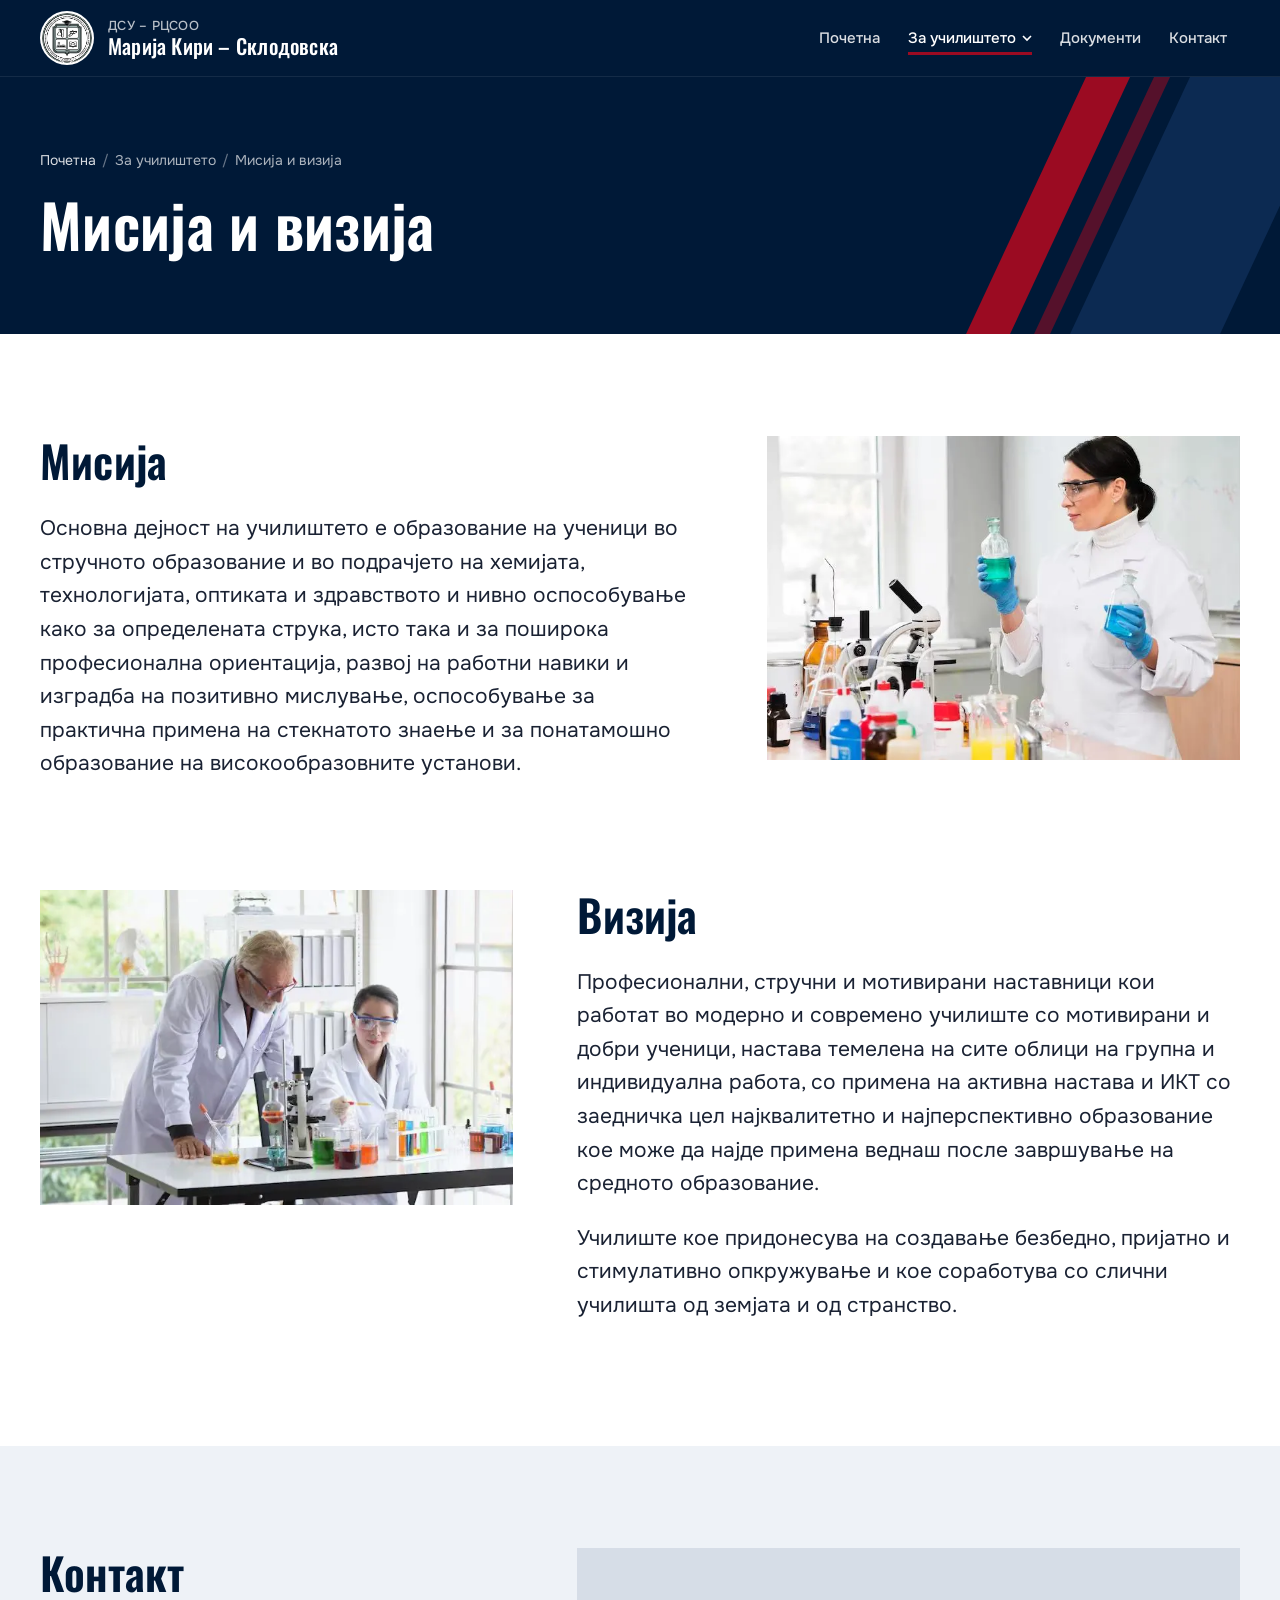
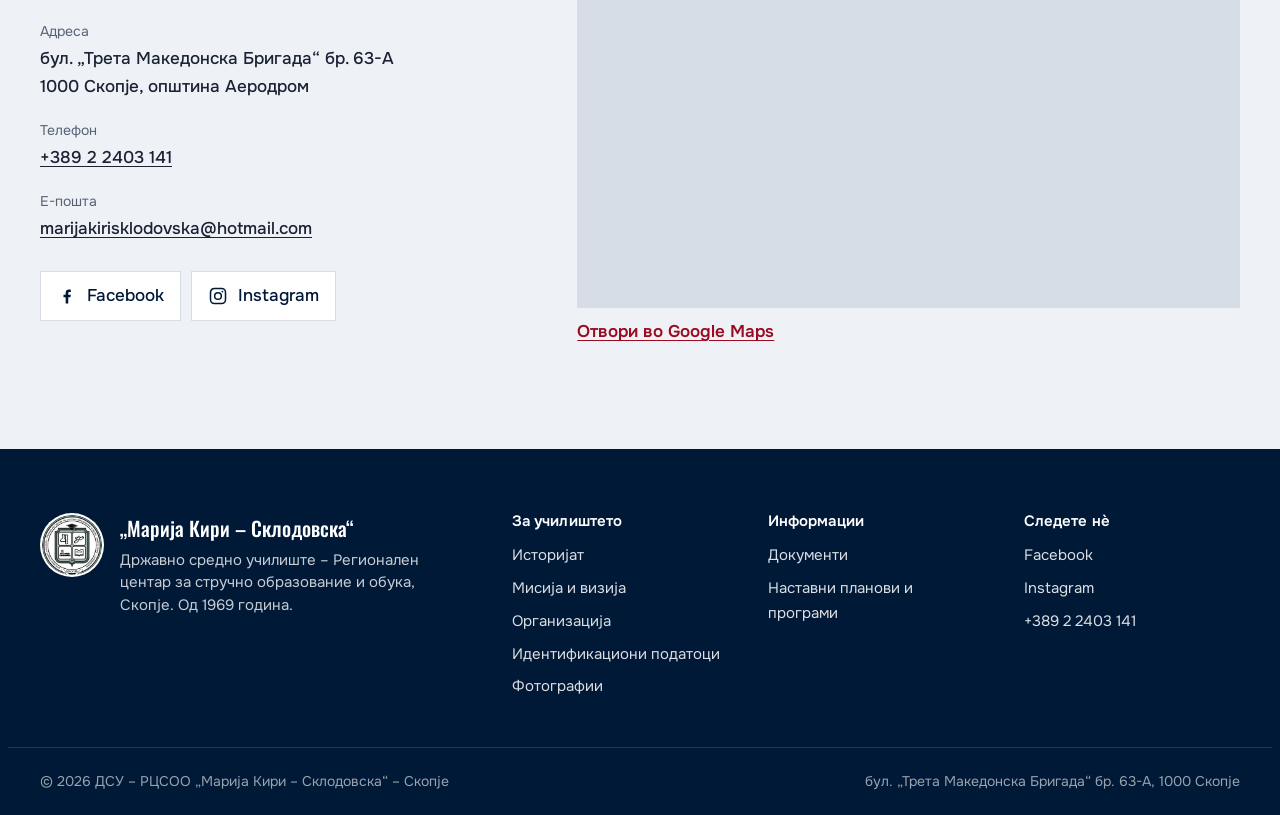
<file: misija-vizija.html>
<!doctype html>
<html lang="mk">
<head>
<meta charset="utf-8">
<meta name="viewport" content="width=device-width, initial-scale=1">
<title>Мисија и визија – ДСУ – РЦСОО „Марија Кири – Склодовска“</title>
<meta name="description" content="Мисија и визија на ДСУ – РЦСОО „Марија Кири – Склодовска“ – Скопје: стручно образование во хемијата, технологијата, оптиката и здравството.">
<meta name="theme-color" content="#001937">
<meta property="og:type" content="website">
<meta property="og:locale" content="mk_MK">
<meta property="og:site_name" content="ДСУ – РЦСОО „Марија Кири – Склодовска“">
<meta property="og:title" content="Мисија и визија – ДСУ – РЦСОО „Марија Кири – Склодовска“">
<meta property="og:description" content="Мисија и визија на ДСУ – РЦСОО „Марија Кири – Склодовска“ – Скопје: стручно образование во хемијата, технологијата, оптиката и здравството.">
<link rel="icon" type="image/png" href="favicon.png">
<link rel="apple-touch-icon" href="apple-touch-icon.png">
<link rel="preconnect" href="https://fonts.googleapis.com">
<link rel="preconnect" href="https://fonts.gstatic.com" crossorigin>
<link rel="stylesheet" href="https://fonts.googleapis.com/css2?family=Onest:wght@400;500;600&amp;family=Oswald:wght@500;600&amp;display=swap">
<link rel="stylesheet" href="assets/css/style.css">
</head>
<body>
<a class="skip-link" href="#main">Прескокни до содржината</a>
<header class="site-header" id="top">
  <div class="container site-header__inner">
    <a class="brand" href="index.html">
      <img class="brand__seal" src="assets/img/grb-mal.webp" width="54" height="54" alt="">
      <span class="brand__text"><span class="brand__short">ДСУ – РЦСОО</span><span class="brand__name">Марија Кири – Склодовска</span></span>
    </a>
    <button class="nav-toggle" type="button" aria-expanded="false" aria-controls="nav"><span class="nav-toggle__bars" aria-hidden="true"></span><span class="nav-toggle__label">Мени</span></button>
    <nav class="nav" id="nav" aria-label="Главно мени">
      <ul class="nav__list">
        <li class="nav__item"><a class="nav__link" href="index.html">Почетна</a></li>
        <li class="nav__item nav__item--has-sub">
          <button class="nav__link is-current" type="button" aria-expanded="false" aria-controls="subnav-za" data-subnav-toggle>За училиштето <svg class="nav__chevron" viewBox="0 0 10 10" aria-hidden="true"><path d="M1 3l4 4 4-4" fill="none" stroke="currentColor" stroke-width="1.6"/></svg></button>
          <ul class="subnav" id="subnav-za"><li><a href="istorijat.html">Историјат</a></li><li><a href="misija-vizija.html" aria-current="page">Мисија и визија</a></li><li><a href="organizacija.html">Организација</a></li><li><a href="id-podatoci.html">Идентификациони податоци</a></li><li><a href="fotografii.html">Фотографии</a></li></ul>
        </li>
        <li class="nav__item"><a class="nav__link" href="dokumenti.html">Документи</a></li>
        <li class="nav__item"><a class="nav__link" href="#kontakt">Контакт</a></li>
      </ul>
    </nav>
  </div>
</header>
<main id="main">
<section class="page-hero">
  <div class="bands" aria-hidden="true"><span class="band band--c"></span><span class="band band--a"></span><span class="band band--b"></span></div>
  <div class="container page-hero__inner">
    <nav class="crumbs" aria-label="Патека"><ol><li><a href="index.html">Почетна</a></li><li>За училиштето</li><li aria-current="page">Мисија и визија</li></ol></nav>
    <h1>Мисија и визија</h1>
  </div>
</section>
<section class="section">
  <div class="container">
    <div class="split statement-block" id="misija">
      <div>
        <h2>Мисија</h2>
        <p class="statement">Основна дејност на училиштето е образование на ученици во стручното образование и во подрачјето на хемијата, технологијата, оптиката и здравството и нивно оспособување како за определената струка, исто така и за поширока професионална ориентација, развој на работни навики и изградба на позитивно мислување, оспособување за практична примена на стекнатото знаење и за понатамошно образование на високообразовните установи.</p>
      </div>
      <figure class="split__media">
        <img src="assets/img/misija.webp" width="715" height="488" alt="" loading="lazy">
      </figure>
    </div>

    <div class="split split--reverse statement-block" id="vizija">
      <div>
        <h2>Визија</h2>
        <p class="statement">Професионални, стручни и мотивирани наставници кои работат во модерно и современо училиште со мотивирани и добри ученици, настава темелена на сите облици на групна и индивидуална работа, со примена на активна настава и ИКТ со заедничка цел најквалитетно и најперспективно образование кое може да најде примена веднаш после завршување на средното образование.</p>
        <p class="statement">Училиште кое придонесува на создавање безбедно, пријатно и стимулативно опкружување и кое соработува со слични училишта од земјата и од странство.</p>
      </div>
      <figure class="split__media">
        <img src="assets/img/vizija.webp" width="623" height="415" alt="" loading="lazy">
      </figure>
    </div>
  </div>
</section>
<section class="section section--mist" id="kontakt" aria-labelledby="kontakt-naslov">
  <div class="container contact">
    <div>
      <h2 id="kontakt-naslov">Контакт</h2>
      <dl>
        <div><dt>Адреса</dt><dd>бул. „Трета Македонска Бригада“ бр. 63-А<br>1000 Скопје, општина Аеродром</dd></div>
        <div><dt>Телефон</dt><dd><a href="tel:+38922403141">+389 2 2403 141</a></dd></div>
        <div><dt>Е-пошта</dt><dd><a href="mailto:marijakirisklodovska@hotmail.com">marijakirisklodovska@hotmail.com</a></dd></div>
      </dl>
      <div class="socials">
        <a class="social" href="https://www.facebook.com/marijakirisklodovska.skopje/" target="_blank" rel="noopener"><svg viewBox="0 0 24 24" aria-hidden="true"><path fill="currentColor" d="M13.5 21v-7.5h2.6l.4-3h-3V8.6c0-.9.3-1.5 1.5-1.5h1.6V4.4c-.3 0-1.2-.1-2.3-.1-2.3 0-3.9 1.4-3.9 4v2.2H7.8v3h2.6V21h3.1z"/></svg>Facebook</a>
        <a class="social" href="https://www.instagram.com/sugs_mks/" target="_blank" rel="noopener"><svg viewBox="0 0 24 24" aria-hidden="true"><path fill="none" stroke="currentColor" stroke-width="1.8" d="M7.5 3h9A4.5 4.5 0 0 1 21 7.5v9a4.5 4.5 0 0 1-4.5 4.5h-9A4.5 4.5 0 0 1 3 16.5v-9A4.5 4.5 0 0 1 7.5 3z"/><circle cx="12" cy="12" r="4" fill="none" stroke="currentColor" stroke-width="1.8"/><circle cx="17.3" cy="6.7" r="1.1" fill="currentColor"/></svg>Instagram</a>
      </div>
    </div>
    <div class="map">
      <iframe title="Локација на училиштето на мапа" src="https://maps.google.com/maps?q=SUGS+Marija+Kiri+Sklodovska,+Treta+Makedonska+Brigada+63A,+Skopje&amp;z=16&amp;output=embed" loading="lazy" referrerpolicy="no-referrer-when-downgrade"></iframe>
      <a href="https://www.google.com/maps/search/?api=1&amp;query=SUGS+Marija+Kiri+Sklodovska,+Treta+Makedonska+Brigada+63A,+Skopje" target="_blank" rel="noopener">Отвори во Google Maps</a>
    </div>
  </div>
</section>
</main>
<footer class="site-footer">
  <div class="container footer__grid">
    <div class="footer__brand">
      <img src="assets/img/grb-mal.webp" width="64" height="64" alt="" loading="lazy">
      <div>
        <p class="footer__name">„Марија Кири – Склодовска“</p>
        <p>Државно средно училиште – Регионален центар за стручно образование и обука, Скопје. Од 1969 година.</p>
      </div>
    </div>
    <div>
      <h2 class="footer__title">За училиштето</h2>
      <ul class="footer__list"><li><a href="istorijat.html">Историјат</a></li><li><a href="misija-vizija.html">Мисија и визија</a></li><li><a href="organizacija.html">Организација</a></li><li><a href="id-podatoci.html">Идентификациони податоци</a></li><li><a href="fotografii.html">Фотографии</a></li></ul>
    </div>
    <div>
      <h2 class="footer__title">Информации</h2>
      <ul class="footer__list">
        <li><a href="dokumenti.html">Документи</a></li>
        <li><a href="dokumenti.html#nastavni-planovi">Наставни планови и програми</a></li>
      </ul>
    </div>
    <div>
      <h2 class="footer__title">Следете нѐ</h2>
      <ul class="footer__list">
        <li><a href="https://www.facebook.com/marijakirisklodovska.skopje/" target="_blank" rel="noopener">Facebook</a></li>
        <li><a href="https://www.instagram.com/sugs_mks/" target="_blank" rel="noopener">Instagram</a></li>
        <li><a href="tel:+38922403141">+389 2 2403 141</a></li>
      </ul>
    </div>
  </div>
  <div class="container footer__bottom">
    <span>© <span data-year>2026</span> ДСУ – РЦСОО „Марија Кири – Склодовска“ – Скопје</span>
    <span>бул. „Трета Македонска Бригада“ бр. 63-А, 1000 Скопје</span>
  </div>
</footer>
<a class="to-top" href="#top" aria-label="Назад на врвот на страницата"><svg viewBox="0 0 24 24" fill="none" stroke="currentColor" stroke-width="2.4" aria-hidden="true"><path d="M5 15l7-7 7 7"/></svg></a>
<script src="assets/js/main.js"></script>
</body>
</html>
</file>
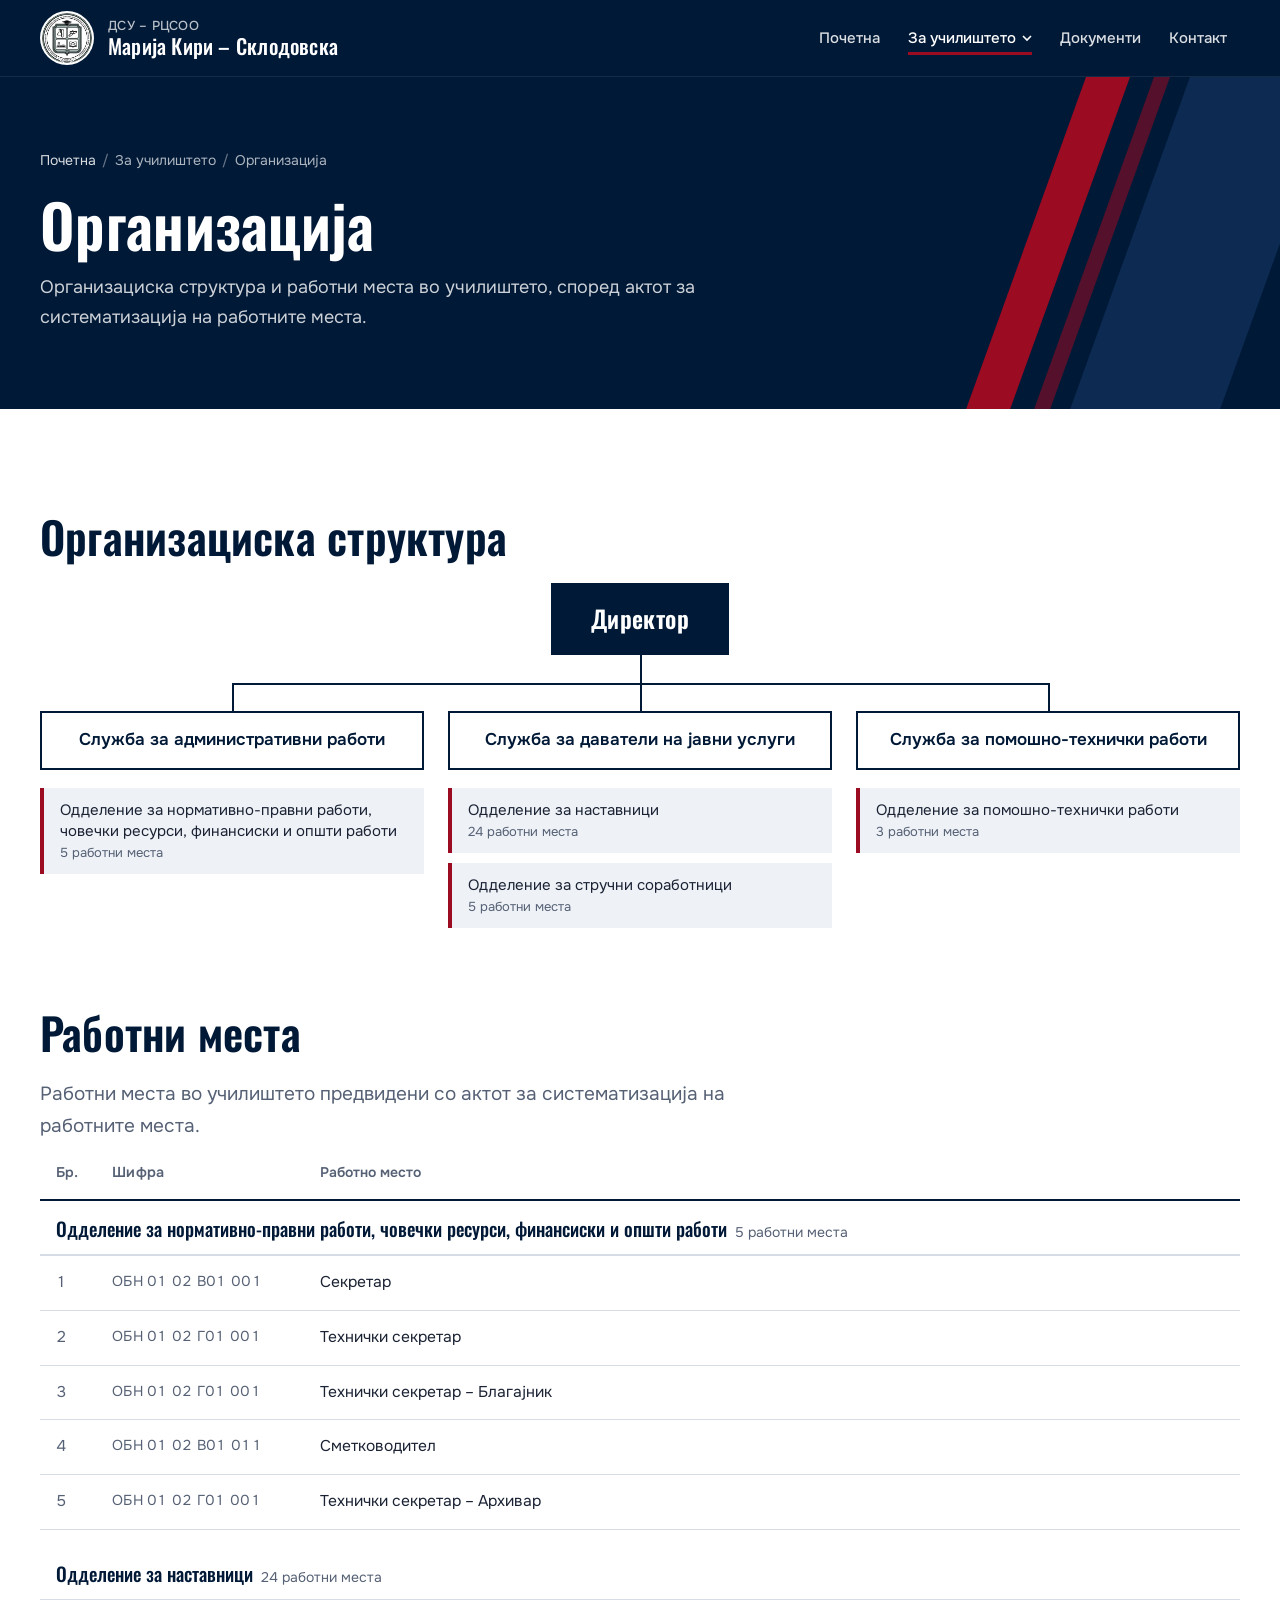
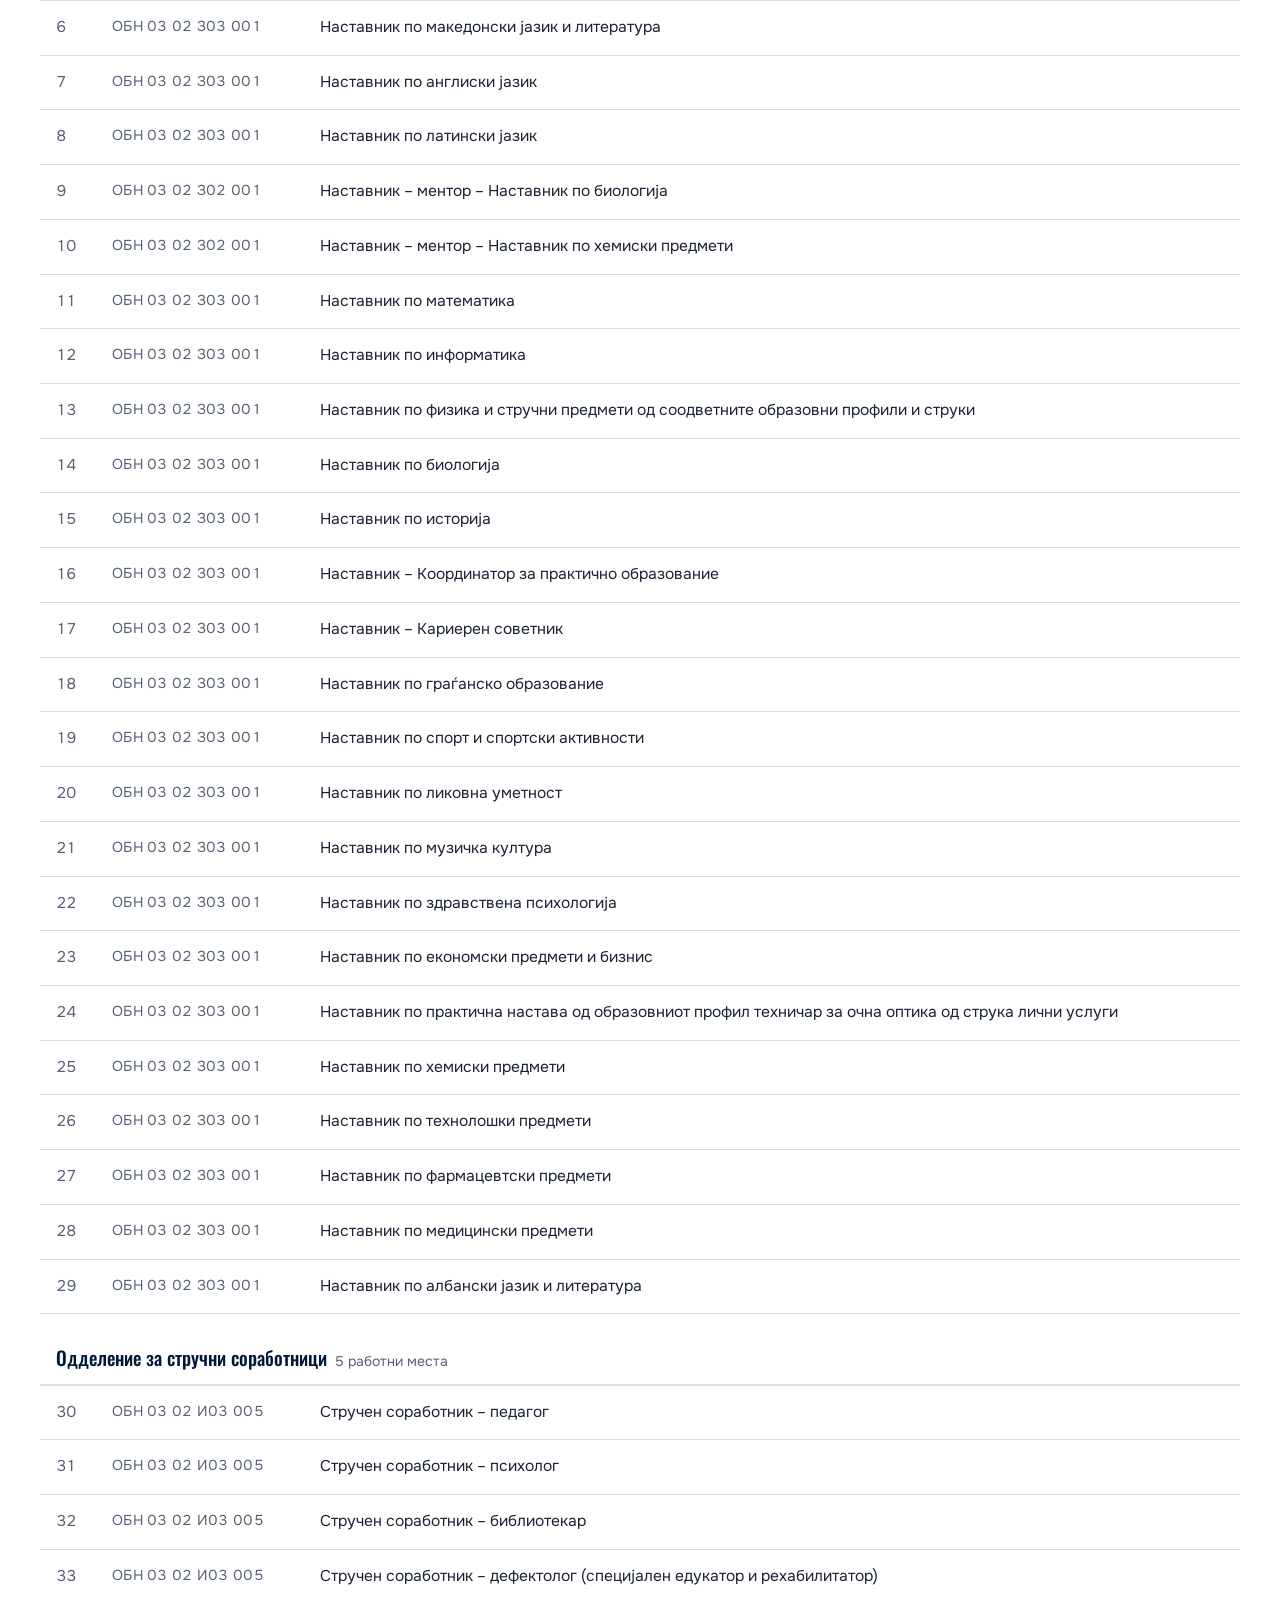
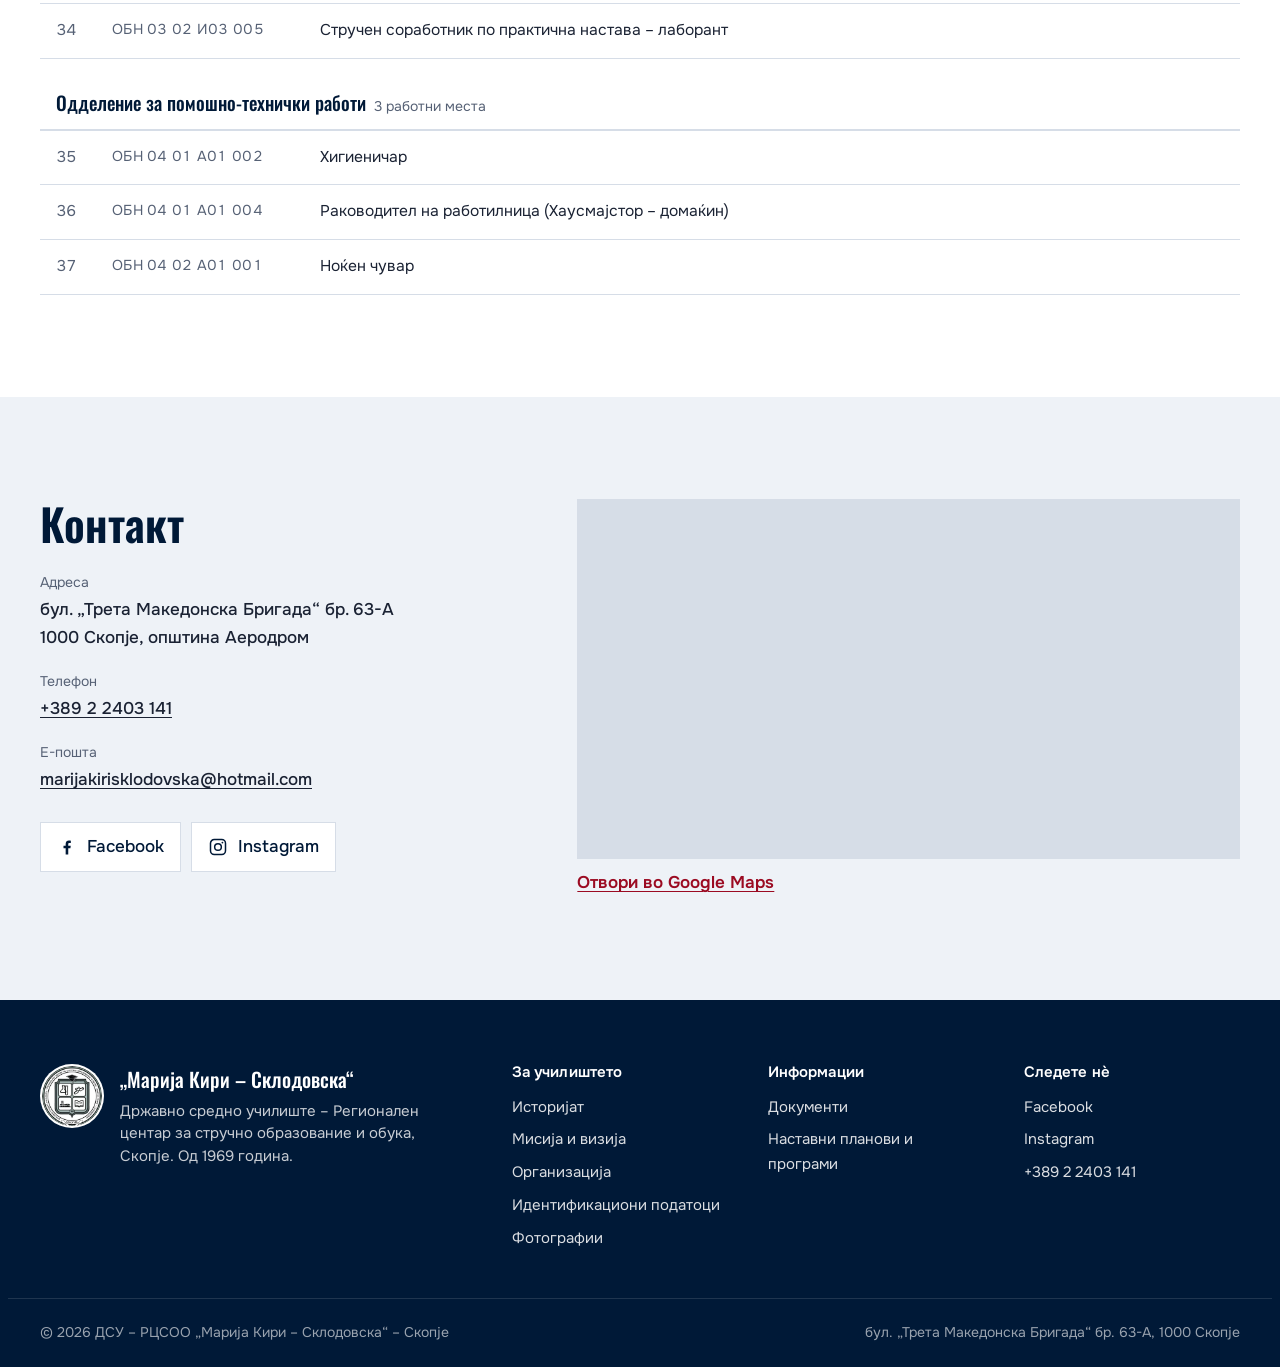
<file: organizacija.html>
<!doctype html>
<html lang="mk">
<head>
<meta charset="utf-8">
<meta name="viewport" content="width=device-width, initial-scale=1">
<title>Организација – ДСУ – РЦСОО „Марија Кири – Склодовска“</title>
<meta name="description" content="Организациска структура и работни места во ДСУ – РЦСОО „Марија Кири – Склодовска“ – Скопје.">
<meta name="theme-color" content="#001937">
<meta property="og:type" content="website">
<meta property="og:locale" content="mk_MK">
<meta property="og:site_name" content="ДСУ – РЦСОО „Марија Кири – Склодовска“">
<meta property="og:title" content="Организација – ДСУ – РЦСОО „Марија Кири – Склодовска“">
<meta property="og:description" content="Организациска структура и работни места во ДСУ – РЦСОО „Марија Кири – Склодовска“ – Скопје.">
<link rel="icon" type="image/png" href="favicon.png">
<link rel="apple-touch-icon" href="apple-touch-icon.png">
<link rel="preconnect" href="https://fonts.googleapis.com">
<link rel="preconnect" href="https://fonts.gstatic.com" crossorigin>
<link rel="stylesheet" href="https://fonts.googleapis.com/css2?family=Onest:wght@400;500;600&amp;family=Oswald:wght@500;600&amp;display=swap">
<link rel="stylesheet" href="assets/css/style.css">
</head>
<body>
<a class="skip-link" href="#main">Прескокни до содржината</a>
<header class="site-header" id="top">
  <div class="container site-header__inner">
    <a class="brand" href="index.html">
      <img class="brand__seal" src="assets/img/grb-mal.webp" width="54" height="54" alt="">
      <span class="brand__text"><span class="brand__short">ДСУ – РЦСОО</span><span class="brand__name">Марија Кири – Склодовска</span></span>
    </a>
    <button class="nav-toggle" type="button" aria-expanded="false" aria-controls="nav"><span class="nav-toggle__bars" aria-hidden="true"></span><span class="nav-toggle__label">Мени</span></button>
    <nav class="nav" id="nav" aria-label="Главно мени">
      <ul class="nav__list">
        <li class="nav__item"><a class="nav__link" href="index.html">Почетна</a></li>
        <li class="nav__item nav__item--has-sub">
          <button class="nav__link is-current" type="button" aria-expanded="false" aria-controls="subnav-za" data-subnav-toggle>За училиштето <svg class="nav__chevron" viewBox="0 0 10 10" aria-hidden="true"><path d="M1 3l4 4 4-4" fill="none" stroke="currentColor" stroke-width="1.6"/></svg></button>
          <ul class="subnav" id="subnav-za"><li><a href="istorijat.html">Историјат</a></li><li><a href="misija-vizija.html">Мисија и визија</a></li><li><a href="organizacija.html" aria-current="page">Организација</a></li><li><a href="id-podatoci.html">Идентификациони податоци</a></li><li><a href="fotografii.html">Фотографии</a></li></ul>
        </li>
        <li class="nav__item"><a class="nav__link" href="dokumenti.html">Документи</a></li>
        <li class="nav__item"><a class="nav__link" href="#kontakt">Контакт</a></li>
      </ul>
    </nav>
  </div>
</header>
<main id="main">
<section class="page-hero">
  <div class="bands" aria-hidden="true"><span class="band band--c"></span><span class="band band--a"></span><span class="band band--b"></span></div>
  <div class="container page-hero__inner">
    <nav class="crumbs" aria-label="Патека"><ol><li><a href="index.html">Почетна</a></li><li>За училиштето</li><li aria-current="page">Организација</li></ol></nav>
    <h1>Организација</h1>
    <p class="page-hero__lead">Организациска структура и работни места во училиштето, според актот за систематизација на работните места.</p>
  </div>
</section>
<section class="section">
  <div class="container">
    <h2>Организациска структура</h2>
    <div class="orgchart">
      <div class="org-top"><div class="org-director">Директор</div></div>
      <ul class="org-services">
        <li class="org-service">
          <div class="org-service__name">Служба за административни работи</div>
          <ul class="org-units">
            <li><a href="#oddelenie-administracija">Одделение за нормативно-правни работи, човечки ресурси, финансиски и општи работи</a><small>5 работни места</small></li>
          </ul>
        </li>
        <li class="org-service">
          <div class="org-service__name">Служба за даватели на јавни услуги</div>
          <ul class="org-units">
            <li><a href="#oddelenie-nastavnici">Одделение за наставници</a><small>24 работни места</small></li>
            <li><a href="#oddelenie-sorabotnici">Одделение за стручни соработници</a><small>5 работни места</small></li>
          </ul>
        </li>
        <li class="org-service">
          <div class="org-service__name">Служба за помошно-технички работи</div>
          <ul class="org-units">
            <li><a href="#oddelenie-tehnicki">Одделение за помошно-технички работи</a><small>3 работни места</small></li>
          </ul>
        </li>
      </ul>
    </div>

    <h2 id="rabotni-mesta">Работни места</h2>
    <p class="lead">Работни места во училиштето предвидени со актот за систематизација на работните места.</p>
    <div class="table-wrap">
      <table class="data-table">
        <thead>
          <tr><th class="num" scope="col">Бр.</th><th class="code" scope="col">Шифра</th><th scope="col">Работно место</th></tr>
        </thead>
        <tbody>
          <tr class="group" id="oddelenie-administracija"><th colspan="3" scope="colgroup">Одделение за нормативно-правни работи, човечки ресурси, финансиски и општи работи<span class="group__count">5 работни места</span></th></tr>
          <tr><td class="num">1</td><td class="code">ОБН 01 02 В01 001</td><td>Секретар</td></tr>
          <tr><td class="num">2</td><td class="code">ОБН 01 02 Г01 001</td><td>Технички секретар</td></tr>
          <tr><td class="num">3</td><td class="code">ОБН 01 02 Г01 001</td><td>Технички секретар – Благајник</td></tr>
          <tr><td class="num">4</td><td class="code">ОБН 01 02 В01 011</td><td>Сметководител</td></tr>
          <tr><td class="num">5</td><td class="code">ОБН 01 02 Г01 001</td><td>Технички секретар – Архивар</td></tr>
          <tr class="group" id="oddelenie-nastavnici"><th colspan="3" scope="colgroup">Одделение за наставници<span class="group__count">24 работни места</span></th></tr>
          <tr><td class="num">6</td><td class="code">ОБН 03 02 З03 001</td><td>Наставник по македонски јазик и литература</td></tr>
          <tr><td class="num">7</td><td class="code">ОБН 03 02 З03 001</td><td>Наставник по англиски јазик</td></tr>
          <tr><td class="num">8</td><td class="code">ОБН 03 02 З03 001</td><td>Наставник по латински јазик</td></tr>
          <tr><td class="num">9</td><td class="code">ОБН 03 02 З02 001</td><td>Наставник – ментор – Наставник по биологија</td></tr>
          <tr><td class="num">10</td><td class="code">ОБН 03 02 З02 001</td><td>Наставник – ментор – Наставник по хемиски предмети</td></tr>
          <tr><td class="num">11</td><td class="code">ОБН 03 02 З03 001</td><td>Наставник по математика</td></tr>
          <tr><td class="num">12</td><td class="code">ОБН 03 02 З03 001</td><td>Наставник по информатика</td></tr>
          <tr><td class="num">13</td><td class="code">ОБН 03 02 З03 001</td><td>Наставник по физика и стручни предмети од соодветните образовни профили и струки</td></tr>
          <tr><td class="num">14</td><td class="code">ОБН 03 02 З03 001</td><td>Наставник по биологија</td></tr>
          <tr><td class="num">15</td><td class="code">ОБН 03 02 З03 001</td><td>Наставник по историја</td></tr>
          <tr><td class="num">16</td><td class="code">ОБН 03 02 З03 001</td><td>Наставник – Координатор за практично образование</td></tr>
          <tr><td class="num">17</td><td class="code">ОБН 03 02 З03 001</td><td>Наставник – Кариерен советник</td></tr>
          <tr><td class="num">18</td><td class="code">ОБН 03 02 З03 001</td><td>Наставник по граѓанско образование</td></tr>
          <tr><td class="num">19</td><td class="code">ОБН 03 02 З03 001</td><td>Наставник по спорт и спортски активности</td></tr>
          <tr><td class="num">20</td><td class="code">ОБН 03 02 З03 001</td><td>Наставник по ликовна уметност</td></tr>
          <tr><td class="num">21</td><td class="code">ОБН 03 02 З03 001</td><td>Наставник по музичка култура</td></tr>
          <tr><td class="num">22</td><td class="code">ОБН 03 02 З03 001</td><td>Наставник по здравствена психологија</td></tr>
          <tr><td class="num">23</td><td class="code">ОБН 03 02 З03 001</td><td>Наставник по економски предмети и бизнис</td></tr>
          <tr><td class="num">24</td><td class="code">ОБН 03 02 З03 001</td><td>Наставник по практична настава од образовниот профил техничар за очна оптика од струка лични услуги</td></tr>
          <tr><td class="num">25</td><td class="code">ОБН 03 02 З03 001</td><td>Наставник по хемиски предмети</td></tr>
          <tr><td class="num">26</td><td class="code">ОБН 03 02 З03 001</td><td>Наставник по технолошки предмети</td></tr>
          <tr><td class="num">27</td><td class="code">ОБН 03 02 З03 001</td><td>Наставник по фармацевтски предмети</td></tr>
          <tr><td class="num">28</td><td class="code">ОБН 03 02 З03 001</td><td>Наставник по медицински предмети</td></tr>
          <tr><td class="num">29</td><td class="code">ОБН 03 02 З03 001</td><td>Наставник по албански јазик и литература</td></tr>
          <tr class="group" id="oddelenie-sorabotnici"><th colspan="3" scope="colgroup">Одделение за стручни соработници<span class="group__count">5 работни места</span></th></tr>
          <tr><td class="num">30</td><td class="code">ОБН 03 02 И03 005</td><td>Стручен соработник – педагог</td></tr>
          <tr><td class="num">31</td><td class="code">ОБН 03 02 И03 005</td><td>Стручен соработник – психолог</td></tr>
          <tr><td class="num">32</td><td class="code">ОБН 03 02 И03 005</td><td>Стручен соработник – библиотекар</td></tr>
          <tr><td class="num">33</td><td class="code">ОБН 03 02 И03 005</td><td>Стручен соработник – дефектолог (специјален едукатор и рехабилитатор)</td></tr>
          <tr><td class="num">34</td><td class="code">ОБН 03 02 И03 005</td><td>Стручен соработник по практична настава – лаборант</td></tr>
          <tr class="group" id="oddelenie-tehnicki"><th colspan="3" scope="colgroup">Одделение за помошно-технички работи<span class="group__count">3 работни места</span></th></tr>
          <tr><td class="num">35</td><td class="code">ОБН 04 01 А01 002</td><td>Хигиеничар</td></tr>
          <tr><td class="num">36</td><td class="code">ОБН 04 01 А01 004</td><td>Раководител на работилница (Хаусмајстор – домаќин)</td></tr>
          <tr><td class="num">37</td><td class="code">ОБН 04 02 А01 001</td><td>Ноќен чувар</td></tr>
        </tbody>
      </table>
    </div>
  </div>
</section>
<section class="section section--mist" id="kontakt" aria-labelledby="kontakt-naslov">
  <div class="container contact">
    <div>
      <h2 id="kontakt-naslov">Контакт</h2>
      <dl>
        <div><dt>Адреса</dt><dd>бул. „Трета Македонска Бригада“ бр. 63-А<br>1000 Скопје, општина Аеродром</dd></div>
        <div><dt>Телефон</dt><dd><a href="tel:+38922403141">+389 2 2403 141</a></dd></div>
        <div><dt>Е-пошта</dt><dd><a href="mailto:marijakirisklodovska@hotmail.com">marijakirisklodovska@hotmail.com</a></dd></div>
      </dl>
      <div class="socials">
        <a class="social" href="https://www.facebook.com/marijakirisklodovska.skopje/" target="_blank" rel="noopener"><svg viewBox="0 0 24 24" aria-hidden="true"><path fill="currentColor" d="M13.5 21v-7.5h2.6l.4-3h-3V8.6c0-.9.3-1.5 1.5-1.5h1.6V4.4c-.3 0-1.2-.1-2.3-.1-2.3 0-3.9 1.4-3.9 4v2.2H7.8v3h2.6V21h3.1z"/></svg>Facebook</a>
        <a class="social" href="https://www.instagram.com/sugs_mks/" target="_blank" rel="noopener"><svg viewBox="0 0 24 24" aria-hidden="true"><path fill="none" stroke="currentColor" stroke-width="1.8" d="M7.5 3h9A4.5 4.5 0 0 1 21 7.5v9a4.5 4.5 0 0 1-4.5 4.5h-9A4.5 4.5 0 0 1 3 16.5v-9A4.5 4.5 0 0 1 7.5 3z"/><circle cx="12" cy="12" r="4" fill="none" stroke="currentColor" stroke-width="1.8"/><circle cx="17.3" cy="6.7" r="1.1" fill="currentColor"/></svg>Instagram</a>
      </div>
    </div>
    <div class="map">
      <iframe title="Локација на училиштето на мапа" src="https://maps.google.com/maps?q=SUGS+Marija+Kiri+Sklodovska,+Treta+Makedonska+Brigada+63A,+Skopje&amp;z=16&amp;output=embed" loading="lazy" referrerpolicy="no-referrer-when-downgrade"></iframe>
      <a href="https://www.google.com/maps/search/?api=1&amp;query=SUGS+Marija+Kiri+Sklodovska,+Treta+Makedonska+Brigada+63A,+Skopje" target="_blank" rel="noopener">Отвори во Google Maps</a>
    </div>
  </div>
</section>
</main>
<footer class="site-footer">
  <div class="container footer__grid">
    <div class="footer__brand">
      <img src="assets/img/grb-mal.webp" width="64" height="64" alt="" loading="lazy">
      <div>
        <p class="footer__name">„Марија Кири – Склодовска“</p>
        <p>Државно средно училиште – Регионален центар за стручно образование и обука, Скопје. Од 1969 година.</p>
      </div>
    </div>
    <div>
      <h2 class="footer__title">За училиштето</h2>
      <ul class="footer__list"><li><a href="istorijat.html">Историјат</a></li><li><a href="misija-vizija.html">Мисија и визија</a></li><li><a href="organizacija.html">Организација</a></li><li><a href="id-podatoci.html">Идентификациони податоци</a></li><li><a href="fotografii.html">Фотографии</a></li></ul>
    </div>
    <div>
      <h2 class="footer__title">Информации</h2>
      <ul class="footer__list">
        <li><a href="dokumenti.html">Документи</a></li>
        <li><a href="dokumenti.html#nastavni-planovi">Наставни планови и програми</a></li>
      </ul>
    </div>
    <div>
      <h2 class="footer__title">Следете нѐ</h2>
      <ul class="footer__list">
        <li><a href="https://www.facebook.com/marijakirisklodovska.skopje/" target="_blank" rel="noopener">Facebook</a></li>
        <li><a href="https://www.instagram.com/sugs_mks/" target="_blank" rel="noopener">Instagram</a></li>
        <li><a href="tel:+38922403141">+389 2 2403 141</a></li>
      </ul>
    </div>
  </div>
  <div class="container footer__bottom">
    <span>© <span data-year>2026</span> ДСУ – РЦСОО „Марија Кири – Склодовска“ – Скопје</span>
    <span>бул. „Трета Македонска Бригада“ бр. 63-А, 1000 Скопје</span>
  </div>
</footer>
<a class="to-top" href="#top" aria-label="Назад на врвот на страницата"><svg viewBox="0 0 24 24" fill="none" stroke="currentColor" stroke-width="2.4" aria-hidden="true"><path d="M5 15l7-7 7 7"/></svg></a>
<script src="assets/js/main.js"></script>
</body>
</html>
</file>
<file: assets/css/style.css>
/* ДСУ – РЦСОО „Марија Кири – Склодовска“ – Скопје
   Бојата и типографијата ги следат знакот и банерите на училиштето. */

:root {
  --navy: #001937;
  --navy-2: #0c2a52;
  --navy-3: #1d3b68;
  --crimson: #9b0b22;
  --crimson-dark: #7a0819;
  --paper: #ffffff;
  --mist: #eef2f7;
  --ink: #1a2233;
  --muted: #566175;
  --line: #d6dde7;
  --focus: var(--navy);

  --font-display: "Oswald", "Arial Narrow", "Roboto Condensed", sans-serif;
  --font-text: "Onest", system-ui, -apple-system, "Segoe UI", Roboto, sans-serif;

  --container: 1200px;
  --gutter: clamp(16px, 4vw, 32px);
  --slant: 120px;
  --header-h: 76px;
}

*,
*::before,
*::after { box-sizing: border-box; }

html { scroll-behavior: smooth; scroll-padding-top: calc(var(--header-h) + 16px); }

body {
  margin: 0;
  background: var(--paper);
  color: var(--ink);
  font-family: var(--font-text);
  font-size: 1.0625rem;
  line-height: 1.65;
  -webkit-font-smoothing: antialiased;
  text-rendering: optimizeLegibility;
}

img { max-width: 100%; height: auto; display: block; }

a { color: var(--crimson); text-underline-offset: 0.18em; text-decoration-thickness: 1px; }
a:hover { color: var(--crimson-dark); text-decoration-thickness: 2px; }

:focus-visible { outline: 3px solid var(--focus); outline-offset: 3px; border-radius: 2px; }

h1, h2, h3, h4 {
  font-family: var(--font-display);
  font-weight: 600;
  color: var(--navy);
  line-height: 1.12;
  letter-spacing: 0.005em;
  margin: 0 0 0.5em;
}
h2 { font-size: clamp(1.9rem, 1.3rem + 2vw, 2.75rem); }
h3 { font-size: 1.375rem; font-weight: 500; }
p { margin: 0 0 1em; }

.container { width: 100%; max-width: calc(var(--container) + var(--gutter) * 2); margin-inline: auto; padding-inline: var(--gutter); }
.prose { max-width: 68ch; }
.lead { font-size: 1.1875rem; color: var(--muted); max-width: 60ch; }
.muted { color: var(--muted); }
.visually-hidden {
  position: absolute !important; width: 1px; height: 1px; padding: 0; margin: -1px;
  overflow: hidden; clip: rect(0 0 0 0); white-space: nowrap; border: 0;
}

.skip-link {
  position: absolute; left: 12px; top: -100px; z-index: 100;
  background: var(--paper); color: var(--navy); padding: 10px 16px; font-weight: 600;
}
.skip-link:focus { top: 12px; }

/* Копчиња ---------------------------------------------------------- */

.btn {
  display: inline-flex; align-items: center; gap: 10px;
  padding: 13px 22px; border: 2px solid transparent; border-radius: 2px;
  font: 600 1rem/1.2 var(--font-text); text-decoration: none; cursor: pointer;
  transition: background-color 0.15s, color 0.15s, border-color 0.15s;
}
.btn--primary { background: var(--crimson); color: #fff; }
.btn--primary:hover { background: var(--crimson-dark); color: #fff; }
.btn--light { border-color: rgba(255, 255, 255, 0.55); color: #fff; }
.btn--light:hover { border-color: #fff; background: rgba(255, 255, 255, 0.08); color: #fff; }
.btn--outline { border-color: var(--navy); color: var(--navy); }
.btn--outline:hover { background: var(--navy); color: #fff; }

/* Заглавие и навигација ------------------------------------------- */

.site-header {
  --focus: #fff;
  position: sticky; top: 0; z-index: 50;
  background: var(--navy); color: #fff;
  border-bottom: 1px solid rgba(255, 255, 255, 0.08);
}
.site-header__inner { display: flex; align-items: center; justify-content: space-between; gap: 24px; min-height: var(--header-h); }

.brand { display: flex; align-items: center; gap: 14px; color: #fff; text-decoration: none; min-width: 0; }
.brand:hover { color: #fff; }
.brand__seal { flex: none; width: 54px; height: 54px; border-radius: 50%; background: #fff; padding: 2px; }
.brand__text { display: flex; flex-direction: column; line-height: 1.15; min-width: 0; }
.brand__short { font-size: 0.8125rem; font-weight: 500; color: rgba(255, 255, 255, 0.72); letter-spacing: 0.02em; }
.brand__name { font-family: var(--font-display); font-weight: 500; font-size: 1.3rem; letter-spacing: 0.01em; white-space: nowrap; }

.nav-toggle {
  display: none; align-items: center; gap: 10px;
  background: none; border: 1px solid rgba(255, 255, 255, 0.4); border-radius: 2px;
  color: #fff; font: 500 0.9375rem var(--font-text); padding: 9px 14px; cursor: pointer;
}
.nav-toggle__bars, .nav-toggle__bars::before, .nav-toggle__bars::after {
  display: block; width: 18px; height: 2px; background: currentColor; position: relative; transition: transform 0.2s;
}
.nav-toggle__bars::before, .nav-toggle__bars::after { content: ""; position: absolute; left: 0; }
.nav-toggle__bars::before { top: -6px; }
.nav-toggle__bars::after { top: 6px; }
.nav-toggle[aria-expanded="true"] .nav-toggle__bars { background: transparent; }
.nav-toggle[aria-expanded="true"] .nav-toggle__bars::before { transform: translateY(6px) rotate(45deg); }
.nav-toggle[aria-expanded="true"] .nav-toggle__bars::after { transform: translateY(-6px) rotate(-45deg); }

.nav__list { display: flex; align-items: center; gap: 2px; list-style: none; margin: 0; padding: 0; }
.nav__item { position: relative; }
.nav__link {
  position: relative; display: flex; align-items: center; gap: 6px;
  padding: 10px 13px; background: none; border: 0; cursor: pointer;
  color: rgba(255, 255, 255, 0.86); font: 500 0.9375rem/1.2 var(--font-text); text-decoration: none; white-space: nowrap;
}
.nav__link:hover { color: #fff; text-decoration: none; }
.nav__link::after {
  content: ""; position: absolute; left: 13px; right: 13px; bottom: 2px; height: 3px;
  background: var(--crimson); transform: scaleX(0); transition: transform 0.2s;
}
.nav__link:hover::after { transform: scaleX(1); background: rgba(255, 255, 255, 0.35); }
.nav__link[aria-current="page"], .nav__link.is-current { color: #fff; }
.nav__link[aria-current="page"]::after, .nav__link.is-current::after { transform: scaleX(1); background: var(--crimson); }
.nav__chevron { width: 10px; height: 10px; transition: transform 0.2s; }
.nav__link[aria-expanded="true"] .nav__chevron { transform: rotate(180deg); }

.subnav {
  --focus: var(--navy);
  position: absolute; top: calc(100% + 8px); left: 0; min-width: 280px;
  list-style: none; margin: 0; padding: 8px 0;
  background: var(--paper); border-top: 3px solid var(--crimson);
  box-shadow: 0 18px 40px rgba(0, 25, 55, 0.22);
  opacity: 0; visibility: hidden; transform: translateY(-4px); transition: opacity 0.15s, transform 0.15s, visibility 0.15s;
}
.nav__item--has-sub.is-open .subnav { opacity: 1; visibility: visible; transform: none; }
.subnav a { display: block; padding: 10px 20px; color: var(--ink); text-decoration: none; font-size: 0.9375rem; }
.subnav a:hover { background: var(--mist); color: var(--navy); }
.subnav a[aria-current="page"] { color: var(--crimson); font-weight: 600; }

@media (hover: hover) and (min-width: 1041px) {
  .nav__item--has-sub:hover .subnav { opacity: 1; visibility: visible; transform: none; }
}

@media (max-width: 1040px) {
  .nav-toggle { display: inline-flex; }
  .nav {
    display: none; position: absolute; top: 100%; left: 0; right: 0;
    background: var(--navy); border-top: 1px solid rgba(255, 255, 255, 0.1);
    max-height: calc(100vh - var(--header-h)); overflow-y: auto;
    padding: 8px var(--gutter) 24px;
  }
  .nav.is-open { display: block; }
  .nav__list { flex-direction: column; align-items: stretch; gap: 0; }
  .nav__item { border-bottom: 1px solid rgba(255, 255, 255, 0.08); }
  .nav__link { width: 100%; padding: 14px 4px; font-size: 1.0625rem; justify-content: space-between; }
  .nav__link::after { left: 0; right: auto; width: 3px; top: 12px; bottom: 12px; height: auto; transform: scaleY(0); }
  .nav__link[aria-current="page"]::after, .nav__link.is-current::after { transform: scaleY(1); }
  .nav__link[aria-current="page"], .nav__link.is-current { padding-left: 14px; }
  .subnav {
    position: static; display: none; min-width: 0; padding: 0 0 10px 14px;
    background: none; border: 0; box-shadow: none; opacity: 1; visibility: visible; transform: none;
  }
  .nav__item--has-sub.is-open .subnav { display: block; }
  .subnav a { color: rgba(255, 255, 255, 0.82); padding: 9px 4px; }
  .subnav a:hover { background: none; color: #fff; }
  .subnav a[aria-current="page"] { color: #fff; }
  .subnav { --focus: #fff; }
}

@media (max-width: 480px) {
  :root { --header-h: 68px; }
  .brand__seal { width: 46px; height: 46px; }
  .brand__name { font-size: 1.1rem; }
  .brand__short { font-size: 0.75rem; }
  .nav-toggle__label { display: none; }
}

/* Косите ленти (мотив од банерите на училиштето) ------------------ */

.bands { position: absolute; inset: 0; pointer-events: none; }
.band {
  position: absolute; top: 0; bottom: 0;
  width: calc(var(--slant) + var(--w, 40px));
  clip-path: polygon(var(--slant) 0, 100% 0, calc(100% - var(--slant)) 100%, 0 100%);
}

/* Херој на почетната ---------------------------------------------- */

.hero { --focus: #fff; position: relative; overflow: hidden; background: var(--navy); color: #fff; isolation: isolate; }
.hero__inner { position: relative; z-index: 2; display: flex; align-items: center; min-height: min(80vh, 700px); }
.hero__text { width: 54%; padding-block: clamp(56px, 9vw, 120px); padding-right: 40px; }

.hero__title { margin: 0 0 28px; color: #fff; font-weight: 600; }
.hero__kicker {
  display: block; max-width: 34ch; margin-bottom: 20px;
  font-family: var(--font-text); font-weight: 500; font-size: clamp(1rem, 0.9rem + 0.4vw, 1.1875rem);
  line-height: 1.45; letter-spacing: 0; color: rgba(255, 255, 255, 0.8);
}
.hero__name { display: block; font-size: clamp(3rem, 1.1rem + 5.2vw, 5.75rem); line-height: 0.98; letter-spacing: 0.002em; }
.hero__name span { display: block; }
.hero__lead { max-width: 44ch; font-size: 1.1875rem; color: rgba(255, 255, 255, 0.86); margin-bottom: 32px; }
.hero__lead strong { color: #fff; font-weight: 600; }
.hero__actions { display: flex; flex-wrap: wrap; gap: 12px; }

.hero__media { position: absolute; top: 0; bottom: 0; left: 50%; right: 0; z-index: 1; }
.hero__photo {
  position: absolute; inset: 0 0 0 calc(var(--slant) * 0.55 + 70px); margin: 0;
  clip-path: polygon(var(--slant) 0, 100% 0, 100% 100%, 0 100%);
}
.hero__photo img { width: 100%; height: 100%; object-fit: cover; object-position: 30% center; }
.hero__photo::after {
  content: ""; position: absolute; inset: 0;
  background: linear-gradient(90deg, rgba(0, 25, 55, 0.35), rgba(0, 25, 55, 0) 40%);
}
.hero .band--a { left: 0; --w: 46px; background: var(--crimson); }
.hero .band--b { left: 58px; --w: 18px; background: var(--crimson); opacity: 0.55; }
.hero .band--c { left: calc(var(--slant) * -0.9); --w: 150px; background: var(--navy-2); }

@media (prefers-reduced-motion: no-preference) {
  .hero .band, .hero__photo { animation: band-in 0.9s cubic-bezier(0.2, 0.7, 0.2, 1) both; }
  .hero .band--c { animation-delay: 0s; }
  .hero .band--a { animation-delay: 0.08s; }
  .hero .band--b { animation-delay: 0.16s; }
  .hero__photo { animation-name: photo-in; animation-delay: 0.1s; animation-duration: 1.1s; }
  .hero__text > * { animation: text-in 0.7s ease-out both; }
  .hero__text > :nth-child(2) { animation-delay: 0.15s; }
  .hero__text > :nth-child(3) { animation-delay: 0.25s; }
}
@keyframes band-in { from { transform: translateY(100%); } to { transform: none; } }
@keyframes photo-in { from { opacity: 0; transform: translateX(40px); } to { opacity: 1; transform: none; } }
@keyframes text-in { from { opacity: 0; transform: translateY(12px); } to { opacity: 1; transform: none; } }

@media (max-width: 880px) {
  :root { --slant: 70px; }
  .hero__inner { min-height: 0; }
  .hero__text { width: 100%; padding-right: 0; padding-bottom: 40px; }
  .hero__media { position: relative; left: auto; height: clamp(240px, 58vw, 380px); }
  .hero__photo { left: calc(var(--slant) * 0.55 + 40px); }
  .hero .band--a { --w: 28px; }
  .hero .band--b { left: 36px; --w: 12px; }
}

/* Заглавие на внатрешните страници -------------------------------- */

.page-hero { --focus: #fff; position: relative; overflow: hidden; background: var(--navy); color: #fff; }
.page-hero__inner { position: relative; z-index: 1; padding-block: clamp(40px, 6vw, 72px) clamp(44px, 6vw, 80px); }
.page-hero h1 { color: #fff; font-size: clamp(2.25rem, 1.5rem + 3vw, 3.75rem); margin: 0; max-width: 20ch; }
.page-hero__lead { margin: 16px 0 0; max-width: 58ch; color: rgba(255, 255, 255, 0.8); font-size: 1.125rem; }
.page-hero .bands { left: auto; width: min(42%, 520px); right: 0; }
.page-hero .band--a { right: 150px; --w: 44px; background: var(--crimson); }
.page-hero .band--b { right: 110px; --w: 16px; background: var(--crimson); opacity: 0.55; }
.page-hero .band--c { right: -60px; --w: 150px; background: var(--navy-2); }

.crumbs { margin-bottom: 18px; font-size: 0.875rem; color: rgba(255, 255, 255, 0.68); }
.crumbs ol { display: flex; flex-wrap: wrap; gap: 6px; list-style: none; margin: 0; padding: 0; }
.crumbs li + li::before { content: "/"; margin-right: 6px; color: rgba(255, 255, 255, 0.4); }
.crumbs a { color: rgba(255, 255, 255, 0.85); text-decoration: none; }
.crumbs a:hover { color: #fff; text-decoration: underline; }

@media (max-width: 720px) {
  .page-hero .bands { opacity: 0.35; width: 60%; }
}

/* Секции --------------------------------------------------------- */

.section { padding-block: clamp(56px, 8vw, 104px); }
.section--mist { background: var(--mist); }
.section--tight { padding-block: clamp(40px, 5vw, 64px); }
.section--follow { padding-top: 0; }
.section-head { display: flex; flex-wrap: wrap; align-items: flex-end; justify-content: space-between; gap: 16px 40px; margin-bottom: clamp(28px, 4vw, 48px); }
.section-head h2 { margin-bottom: 0.25em; }
.section-head .lead { margin: 0; }
.section-head__text { max-width: 62ch; }

.text-link { font-weight: 600; }
.section-head .text-link, .doc__action { white-space: nowrap; }

/* За училиштето (почетна) ---------------------------------------- */

.about { display: grid; grid-template-columns: minmax(0, 5fr) minmax(0, 7fr); gap: clamp(32px, 6vw, 88px); align-items: center; }
.about__seal { width: min(100%, 360px); justify-self: center; }
.about__text p { max-width: 62ch; }
.about__text .text-link { display: inline-block; margin-top: 8px; }

@media (max-width: 800px) {
  .about { grid-template-columns: 1fr; }
  .about__seal { width: 220px; justify-self: start; }
}

/* Хронологија ---------------------------------------------------- */

.timeline { list-style: none; margin: clamp(48px, 7vw, 80px) 0 0; padding: 0; display: grid; grid-template-columns: repeat(5, minmax(0, 1fr)); border-top: 2px solid var(--navy); }
.timeline li { position: relative; padding: 26px 20px 0 0; }
.timeline li::before { content: ""; position: absolute; top: -8px; left: 0; width: 14px; height: 14px; background: var(--crimson); transform: rotate(45deg); }
.timeline__year { display: block; font-family: var(--font-display); font-weight: 600; font-size: 1.875rem; line-height: 1; color: var(--navy); margin-bottom: 10px; }
.timeline__text { margin: 0; font-size: 0.9375rem; line-height: 1.5; color: var(--muted); }

@media (max-width: 960px) {
  .timeline { grid-template-columns: 1fr; border-top: 0; border-left: 2px solid var(--navy); margin-left: 7px; }
  .timeline li { padding: 0 0 28px 28px; }
  .timeline li::before { top: 6px; left: -8px; }
}

.timeline--page { margin-top: 0; }

/* Струки и профили ----------------------------------------------- */

.sectors { display: grid; grid-template-columns: repeat(3, minmax(0, 1fr)); gap: clamp(24px, 3vw, 40px); }
.sector { border-top: 4px solid var(--navy); padding-top: 22px; }
.sector h3 { margin-bottom: 4px; }
.sector__meta { margin: 0 0 18px; font-size: 0.9375rem; color: var(--muted); }
.ticks { list-style: none; margin: 0; padding: 0; }
.ticks li { position: relative; padding: 10px 0 10px 22px; border-bottom: 1px solid var(--line); line-height: 1.45; }
.ticks li:last-child { border-bottom: 0; }
.ticks li::before { content: ""; position: absolute; left: 2px; top: 1.05em; width: 7px; height: 7px; background: var(--crimson); }

.adult { margin-top: clamp(32px, 4vw, 48px); display: grid; grid-template-columns: minmax(0, 4fr) minmax(0, 8fr); gap: 16px 40px; padding: clamp(24px, 3vw, 36px); background: var(--paper); border-left: 4px solid var(--crimson); }
.adult h3 { margin: 0; }
.adult .ticks { display: grid; grid-template-columns: repeat(3, minmax(0, 1fr)); gap: 0 24px; }
.adult .ticks li { border-bottom: 0; }
.adult .ticks small { display: block; margin-top: 2px; font-size: 0.8125rem; color: var(--muted); }
.profiles-more { margin: 28px 0 0; }

@media (max-width: 900px) {
  .sectors { grid-template-columns: 1fr; }
  .adult { grid-template-columns: 1fr; }
  .adult .ticks { grid-template-columns: 1fr; }
}

/* Документи ------------------------------------------------------ */

.doclist { list-style: none; margin: 0; padding: 0; border-top: 1px solid var(--line); }
.doc { display: grid; grid-template-columns: 30px minmax(0, 1fr) auto; gap: 6px 20px; align-items: center; padding: 18px 0; border-bottom: 1px solid var(--line); }
.doc__icon { width: 28px; height: 36px; }
.doc__title { margin: 0; font-weight: 500; line-height: 1.45; color: var(--ink); }
.doc__meta { display: block; margin-top: 2px; font-size: 0.875rem; color: var(--muted); }
.doc__action { font-weight: 600; white-space: nowrap; }
.doc__action--pending { color: var(--muted); font-weight: 500; font-size: 0.9375rem; }
.doc.is-missing .doc__icon { opacity: 0.45; }

@media (max-width: 600px) {
  .doc { grid-template-columns: 26px minmax(0, 1fr); }
  .doc__action { grid-column: 2; justify-self: start; }
}

.docs-layout { display: grid; grid-template-columns: minmax(0, 3fr) minmax(0, 9fr); gap: clamp(32px, 5vw, 72px); align-items: start; }
.docs-nav { position: sticky; top: calc(var(--header-h) + 24px); }
.docs-nav h2 { font-size: 1.125rem; font-family: var(--font-text); font-weight: 600; margin-bottom: 12px; }
.docs-nav ul { list-style: none; margin: 0; padding: 0; border-left: 2px solid var(--line); }
.docs-nav a { display: block; padding: 7px 0 7px 16px; margin-left: -2px; border-left: 2px solid transparent; color: var(--ink); text-decoration: none; line-height: 1.35; }
.docs-nav a:hover { border-left-color: var(--crimson); color: var(--crimson); }
.docs-group + .docs-group { margin-top: clamp(48px, 6vw, 72px); }
.docs-group h2 { font-size: clamp(1.6rem, 1.2rem + 1.4vw, 2.125rem); }
.docs-group__note { color: var(--muted); margin-bottom: 20px; }

.linkgroups { display: grid; grid-template-columns: repeat(2, minmax(0, 1fr)); gap: 24px; }
.linkgroup { padding: 24px; background: var(--mist); }
.linkgroup h3 { font-size: 1.25rem; margin-bottom: 4px; }
.linkgroup .muted { margin-bottom: 12px; font-size: 0.9375rem; }
.linkgroup ul { list-style: none; margin: 0; padding: 0; }
.linkgroup li { padding: 6px 0; }
.linkgroup h4 { font-family: var(--font-text); font-size: 0.9375rem; font-weight: 600; color: var(--ink); margin: 14px 0 2px; }

@media (max-width: 900px) {
  .docs-layout { grid-template-columns: 1fr; }
  .docs-nav { position: static; }
  .linkgroups { grid-template-columns: 1fr; }
}

/* Фотографии ----------------------------------------------------- */

.mosaic { display: grid; grid-template-columns: 2fr 1fr 1fr; grid-template-rows: repeat(2, minmax(0, 1fr)); gap: 10px; aspect-ratio: 2.3 / 1; }
.mosaic a { display: block; overflow: hidden; background: var(--mist); }
.mosaic a:first-child { grid-row: span 2; }
.mosaic img { width: 100%; height: 100%; object-fit: cover; transition: transform 0.4s ease; }
.mosaic a:hover img { transform: scale(1.03); }

@media (max-width: 720px) {
  .mosaic { grid-template-columns: 1fr 1fr; grid-template-rows: none; aspect-ratio: auto; }
  .mosaic a { aspect-ratio: 4 / 3; }
  .mosaic a:first-child { grid-column: span 2; grid-row: auto; }
}

.gallery { list-style: none; margin: 0; padding: 0; display: grid; grid-template-columns: repeat(auto-fill, minmax(260px, 1fr)); gap: 12px; }
.gallery a { display: block; position: relative; overflow: hidden; aspect-ratio: 4 / 3; background: var(--mist); }
.gallery img { width: 100%; height: 100%; object-fit: cover; transition: transform 0.4s ease; }
.gallery a:hover img { transform: scale(1.03); }
.gallery figcaption { margin-top: 8px; font-size: 0.875rem; color: var(--muted); line-height: 1.4; }
.gallery figure { margin: 0; }

.lightbox {
  --focus: #fff;
  width: 100vw; height: 100vh; max-width: none; max-height: none; margin: 0; padding: 0; border: 0;
  background: rgba(0, 12, 28, 0.94); color: #fff;
}
.lightbox::backdrop { background: rgba(0, 12, 28, 0.6); }
.lightbox__stage { position: absolute; inset: 64px 72px 72px; display: flex; align-items: center; justify-content: center; margin: 0; }
.lightbox__stage img { max-width: 100%; max-height: 100%; width: auto; height: auto; object-fit: contain; }
.lightbox__caption { position: absolute; left: 0; right: 0; bottom: 22px; text-align: center; font-size: 0.9375rem; color: rgba(255, 255, 255, 0.85); padding-inline: 16px; }
.lightbox__btn {
  position: absolute; display: grid; place-items: center; width: 48px; height: 48px;
  background: rgba(255, 255, 255, 0.08); border: 1px solid rgba(255, 255, 255, 0.3); border-radius: 2px; color: #fff; cursor: pointer;
}
.lightbox__btn:hover { background: var(--crimson); border-color: var(--crimson); }
.lightbox__btn svg { width: 20px; height: 20px; }
.lightbox__close { top: 12px; right: 12px; }
.lightbox__prev { left: 12px; top: 50%; transform: translateY(-50%); }
.lightbox__next { right: 12px; top: 50%; transform: translateY(-50%); }
@media (max-width: 600px) {
  .lightbox__stage { inset: 64px 8px 80px; }
  .lightbox__prev, .lightbox__next { top: auto; bottom: 14px; transform: none; }
  .lightbox__caption { bottom: 70px; }
}

/* Содржински страници -------------------------------------------- */

.split { display: grid; grid-template-columns: minmax(0, 7fr) minmax(0, 5fr); gap: clamp(28px, 5vw, 72px); align-items: start; }
.split--reverse { grid-template-columns: minmax(0, 5fr) minmax(0, 7fr); }
.split--reverse .split__media { order: -1; }
.split + .split { margin-top: clamp(48px, 7vw, 88px); }
.split__media { margin: 0; }
.split__media img { width: 100%; }
.split__media--seal img { max-width: 340px; margin-inline: auto; }
.split__media figcaption { margin-top: 10px; font-size: 0.875rem; color: var(--muted); }
.split p { max-width: 64ch; }

@media (max-width: 820px) {
  .split, .split--reverse { grid-template-columns: 1fr; }
  .split--reverse .split__media { order: 0; }
  .split__media--seal img { max-width: 220px; margin-inline: 0; }
}

.callout { margin: 24px 0; padding: 20px 24px; background: var(--mist); border-left: 4px solid var(--crimson); }
.callout p { margin: 0; }
.callout__title { font-weight: 600; color: var(--navy); margin-bottom: 6px !important; }

.flyer { margin: clamp(40px, 6vw, 64px) 0 0; max-width: 960px; }
.flyer a { display: block; border: 1px solid var(--line); }
.flyer figcaption { margin-top: 10px; font-size: 0.875rem; color: var(--muted); }

.statement { font-size: clamp(1.125rem, 1rem + 0.5vw, 1.3125rem); line-height: 1.6; color: var(--ink); }
.statement-block h2 { margin-bottom: 0.6em; }

/* Табели --------------------------------------------------------- */

.table-wrap { overflow-x: auto; -webkit-overflow-scrolling: touch; }
.data-table { width: 100%; border-collapse: collapse; font-size: 0.975rem; }
.data-table th, .data-table td { text-align: left; vertical-align: top; padding: 14px 16px; border-bottom: 1px solid var(--line); }
.data-table thead th { font-size: 0.875rem; font-weight: 600; color: var(--muted); border-bottom: 2px solid var(--navy); padding-top: 0; }
.data-table tbody th[scope="row"] { width: 34%; font-weight: 600; color: var(--navy); }
.data-table ul { list-style: none; margin: 0; padding: 0; }
.data-table li + li { margin-top: 4px; }
.data-table .num { width: 3.5rem; color: var(--muted); font-variant-numeric: tabular-nums; }
.data-table .code { width: 13rem; white-space: nowrap; color: var(--muted); font-size: 0.9rem; font-variant-numeric: tabular-nums; letter-spacing: 0.02em; }
.data-table .group th {
  padding-top: 28px; padding-bottom: 10px; border-bottom: 2px solid var(--line);
  font-family: var(--font-display); font-weight: 500; font-size: 1.1875rem; color: var(--navy);
}
.data-table .group:first-child th { padding-top: 12px; }
.data-table .group__count { font-family: var(--font-text); font-size: 0.875rem; color: var(--muted); font-weight: 400; margin-left: 8px; }

@media (max-width: 640px) {
  .data-table--kv tbody tr { display: block; padding: 14px 0; border-bottom: 1px solid var(--line); }
  .data-table--kv tbody th[scope="row"], .data-table--kv tbody td { display: block; width: auto; padding: 0; border: 0; }
  .data-table--kv tbody th[scope="row"] { margin-bottom: 4px; }
  .data-table .code { width: auto; white-space: normal; }
}

/* Организациска шема --------------------------------------------- */

.orgchart { --c: var(--navy); margin: 0 0 clamp(48px, 7vw, 80px); }
.orgchart ul { list-style: none; margin: 0; padding: 0; }
.org-top { display: flex; justify-content: center; }
.org-director {
  position: relative; padding: 16px 40px; background: var(--navy); color: #fff;
  font-family: var(--font-display); font-weight: 600; font-size: 1.5rem; letter-spacing: 0.02em;
}
.org-director::after { content: ""; position: absolute; left: 50%; top: 100%; width: 2px; height: 28px; background: var(--c); }
.org-services { position: relative; display: grid; grid-template-columns: repeat(3, minmax(0, 1fr)); gap: 24px; margin-top: 56px !important; }
.org-services::before { content: ""; position: absolute; top: -28px; left: calc((100% - 48px) / 6); right: calc((100% - 48px) / 6); height: 2px; background: var(--c); }
.org-service { position: relative; }
.org-service::before { content: ""; position: absolute; left: 50%; top: -28px; width: 2px; height: 28px; background: var(--c); }
.org-service__name { padding: 16px 18px; background: var(--paper); border: 2px solid var(--navy); font-weight: 600; color: var(--navy); text-align: center; line-height: 1.35; }
.org-units { margin-top: 18px !important; display: grid; gap: 10px; }
.org-units li { position: relative; padding: 12px 16px; background: var(--mist); border-left: 4px solid var(--crimson); line-height: 1.4; font-size: 0.9375rem; }
.org-units a { color: var(--ink); text-decoration: none; }
.org-units a:hover { color: var(--crimson); text-decoration: underline; }
.org-units small { display: block; color: var(--muted); font-size: 0.8125rem; margin-top: 2px; }

@media (max-width: 820px) {
  .org-top { justify-content: flex-start; }
  .org-director::after { left: 24px; }
  .org-services { grid-template-columns: 1fr; margin-top: 28px !important; margin-left: 24px !important; padding-left: 24px !important; border-left: 2px solid var(--c); gap: 28px; }
  .org-services::before { display: none; }
  .org-service::before { left: -24px; top: 26px; width: 24px; height: 2px; }
}

/* Контакт -------------------------------------------------------- */

.contact { display: grid; grid-template-columns: minmax(0, 5fr) minmax(0, 7fr); gap: clamp(32px, 5vw, 72px); align-items: stretch; }
.contact dl { margin: 0 0 28px; display: grid; gap: 18px; }
.contact dt { font-size: 0.875rem; color: var(--muted); margin-bottom: 2px; }
.contact dd { margin: 0; font-weight: 500; }
.contact dd a { color: var(--ink); }
.contact dd a:hover { color: var(--crimson); }
.socials { display: flex; flex-wrap: wrap; gap: 10px; }
.social { display: inline-flex; align-items: center; gap: 10px; padding: 10px 16px; border: 1px solid var(--line); background: var(--paper); color: var(--navy); text-decoration: none; font-weight: 500; }
.social:hover { border-color: var(--navy); color: var(--navy); }
.social svg { width: 20px; height: 20px; }
.map { display: flex; flex-direction: column; gap: 10px; }
.map iframe { flex: 1; width: 100%; min-height: 360px; border: 0; background: var(--line); }
.map a { align-self: flex-start; font-weight: 600; }

@media (max-width: 860px) { .contact { grid-template-columns: 1fr; } }

/* Подножје ------------------------------------------------------- */

.site-footer { --focus: #fff; background: var(--navy); color: rgba(255, 255, 255, 0.78); font-size: 0.9375rem; }
.site-footer a { color: rgba(255, 255, 255, 0.86); text-decoration: none; }
.site-footer a:hover { color: #fff; text-decoration: underline; }
.footer__grid { display: grid; grid-template-columns: minmax(0, 4fr) repeat(3, minmax(0, 2fr)); gap: 40px; padding-block: 64px 48px; }
.footer__brand { display: flex; gap: 16px; align-items: flex-start; }
.footer__brand img { flex: none; width: 64px; height: 64px; border-radius: 50%; background: #fff; padding: 2px; }
.footer__brand p { margin: 0; line-height: 1.5; }
.footer__name { font-family: var(--font-display); font-size: 1.25rem; font-weight: 500; color: #fff; margin-bottom: 6px !important; }
.footer__title { font-family: var(--font-text); font-size: 0.9375rem; font-weight: 600; color: #fff; margin: 0 0 14px; }
.footer__list { list-style: none; margin: 0; padding: 0; display: grid; gap: 8px; }
.footer__bottom { display: flex; flex-wrap: wrap; justify-content: space-between; gap: 8px 24px; padding-block: 22px; border-top: 1px solid rgba(255, 255, 255, 0.12); font-size: 0.875rem; color: rgba(255, 255, 255, 0.6); }

@media (max-width: 900px) { .footer__grid { grid-template-columns: 1fr 1fr; } .footer__brand { grid-column: span 2; } }
@media (max-width: 520px) { .footer__grid { grid-template-columns: 1fr; } .footer__brand { grid-column: auto; } }

.to-top {
  position: fixed; right: 16px; bottom: 16px; z-index: 40; width: 44px; height: 44px;
  display: grid; place-items: center; background: var(--crimson); color: #fff; border-radius: 2px;
  opacity: 0; visibility: hidden; transition: opacity 0.2s, visibility 0.2s;
}
.to-top.is-visible { opacity: 1; visibility: visible; }
.to-top:hover { background: var(--crimson-dark); color: #fff; }
.to-top svg { width: 18px; height: 18px; }

/* 404 ------------------------------------------------------------ */

.notfound { padding-block: clamp(64px, 10vw, 140px); }
.notfound__code { font-family: var(--font-display); font-size: clamp(5rem, 3rem + 10vw, 10rem); line-height: 1; color: var(--crimson); margin: 0 0 12px; }

/* Големи екрани (27" монитори и пошироки) -------------------------
   Пошироки содржини и малку поголем текст. Фотографиите на училиштето
   се 800 px, па фотографијата во херојот не се развлекува преку цел екран. */

@media (min-width: 1680px) {
  :root { --container: 1320px; }
  html { font-size: 106.25%; }
  .hero__media { left: max(50%, calc(100% - 1150px)); }
  .page-hero .bands { right: max(0px, calc((100% - var(--container)) / 2 - 160px)); }
}

@media (min-width: 2200px) {
  :root { --container: 1440px; --slant: 140px; }
  html { font-size: 112.5%; }
  .hero__inner { min-height: min(78vh, 780px); }
}

@media (prefers-reduced-motion: reduce) {
  html { scroll-behavior: auto; }
  *, *::before, *::after { transition-duration: 0.01ms !important; animation-duration: 0.01ms !important; }
}

@media print {
  .site-header, .site-footer, .to-top, .page-hero .bands, .map, .nav { display: none !important; }
  .page-hero { background: none; color: #000; }
  .page-hero h1 { color: #000; }
}
</file>
